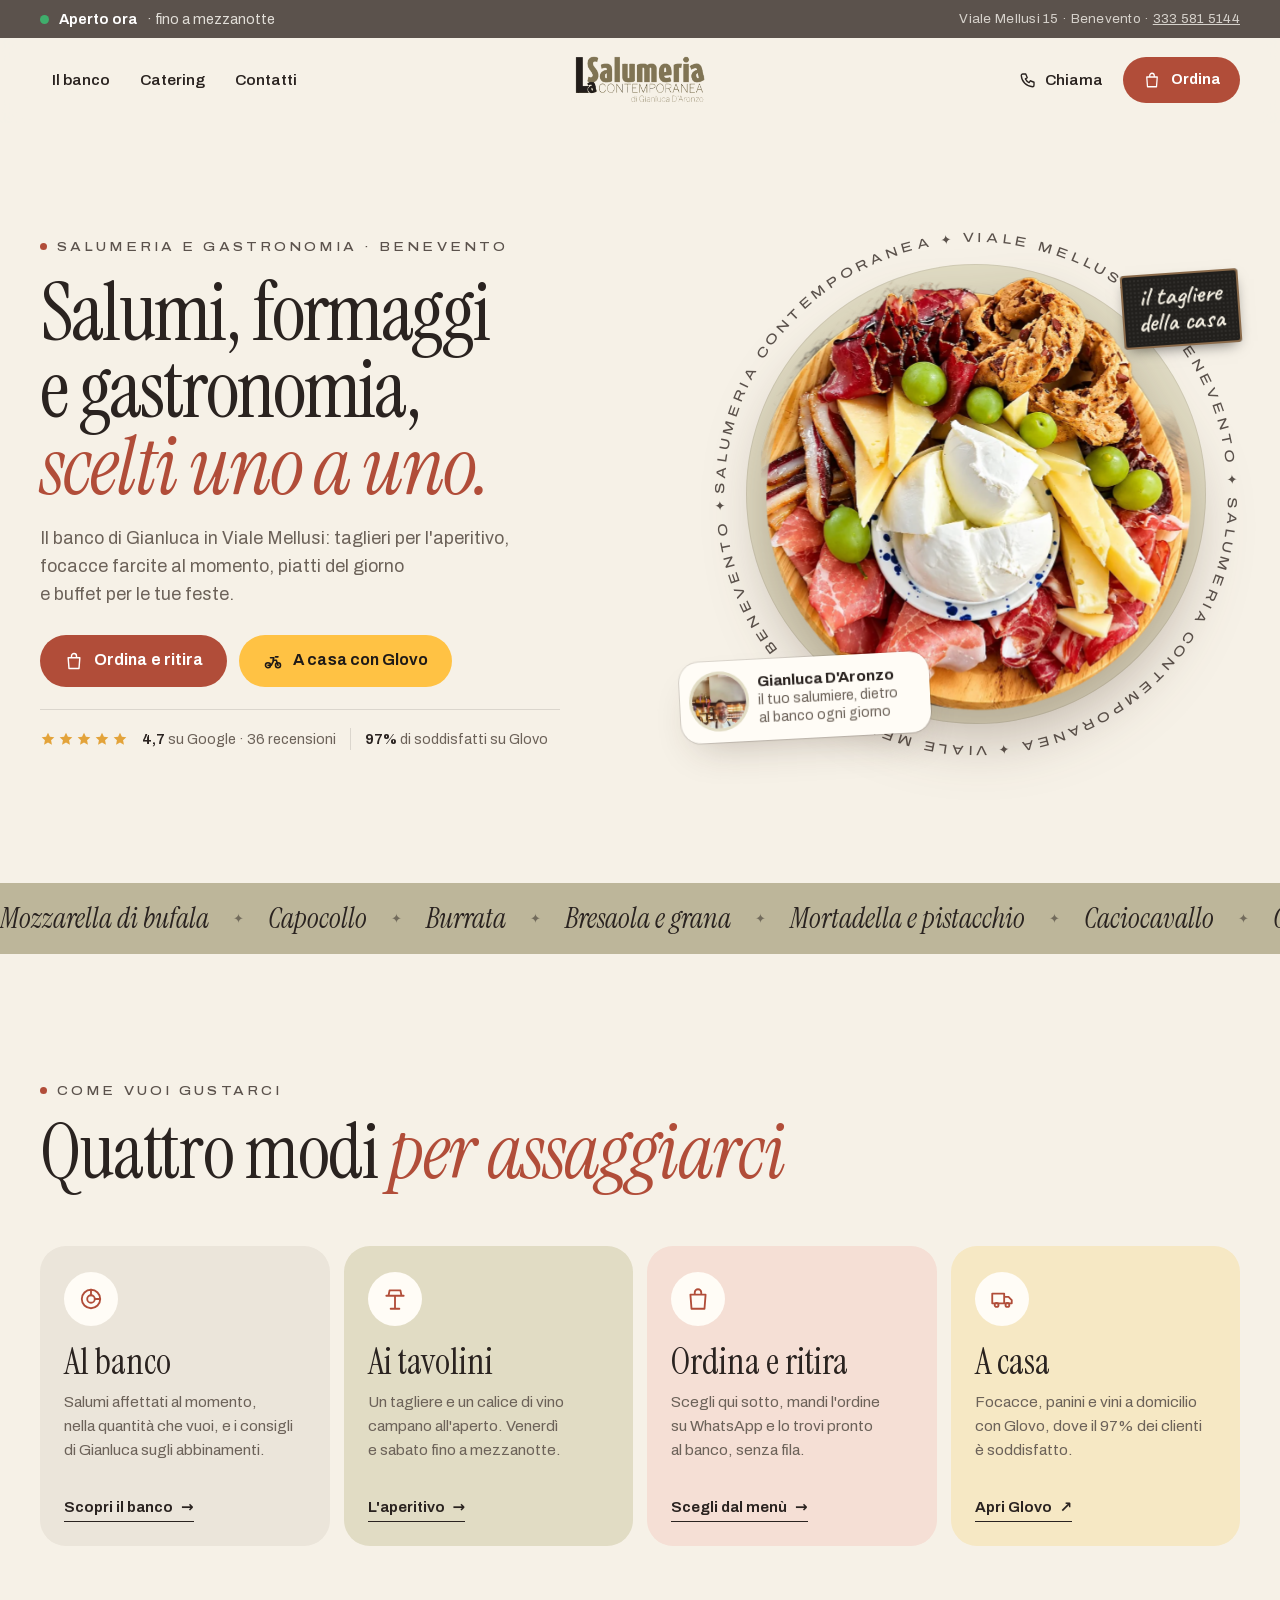
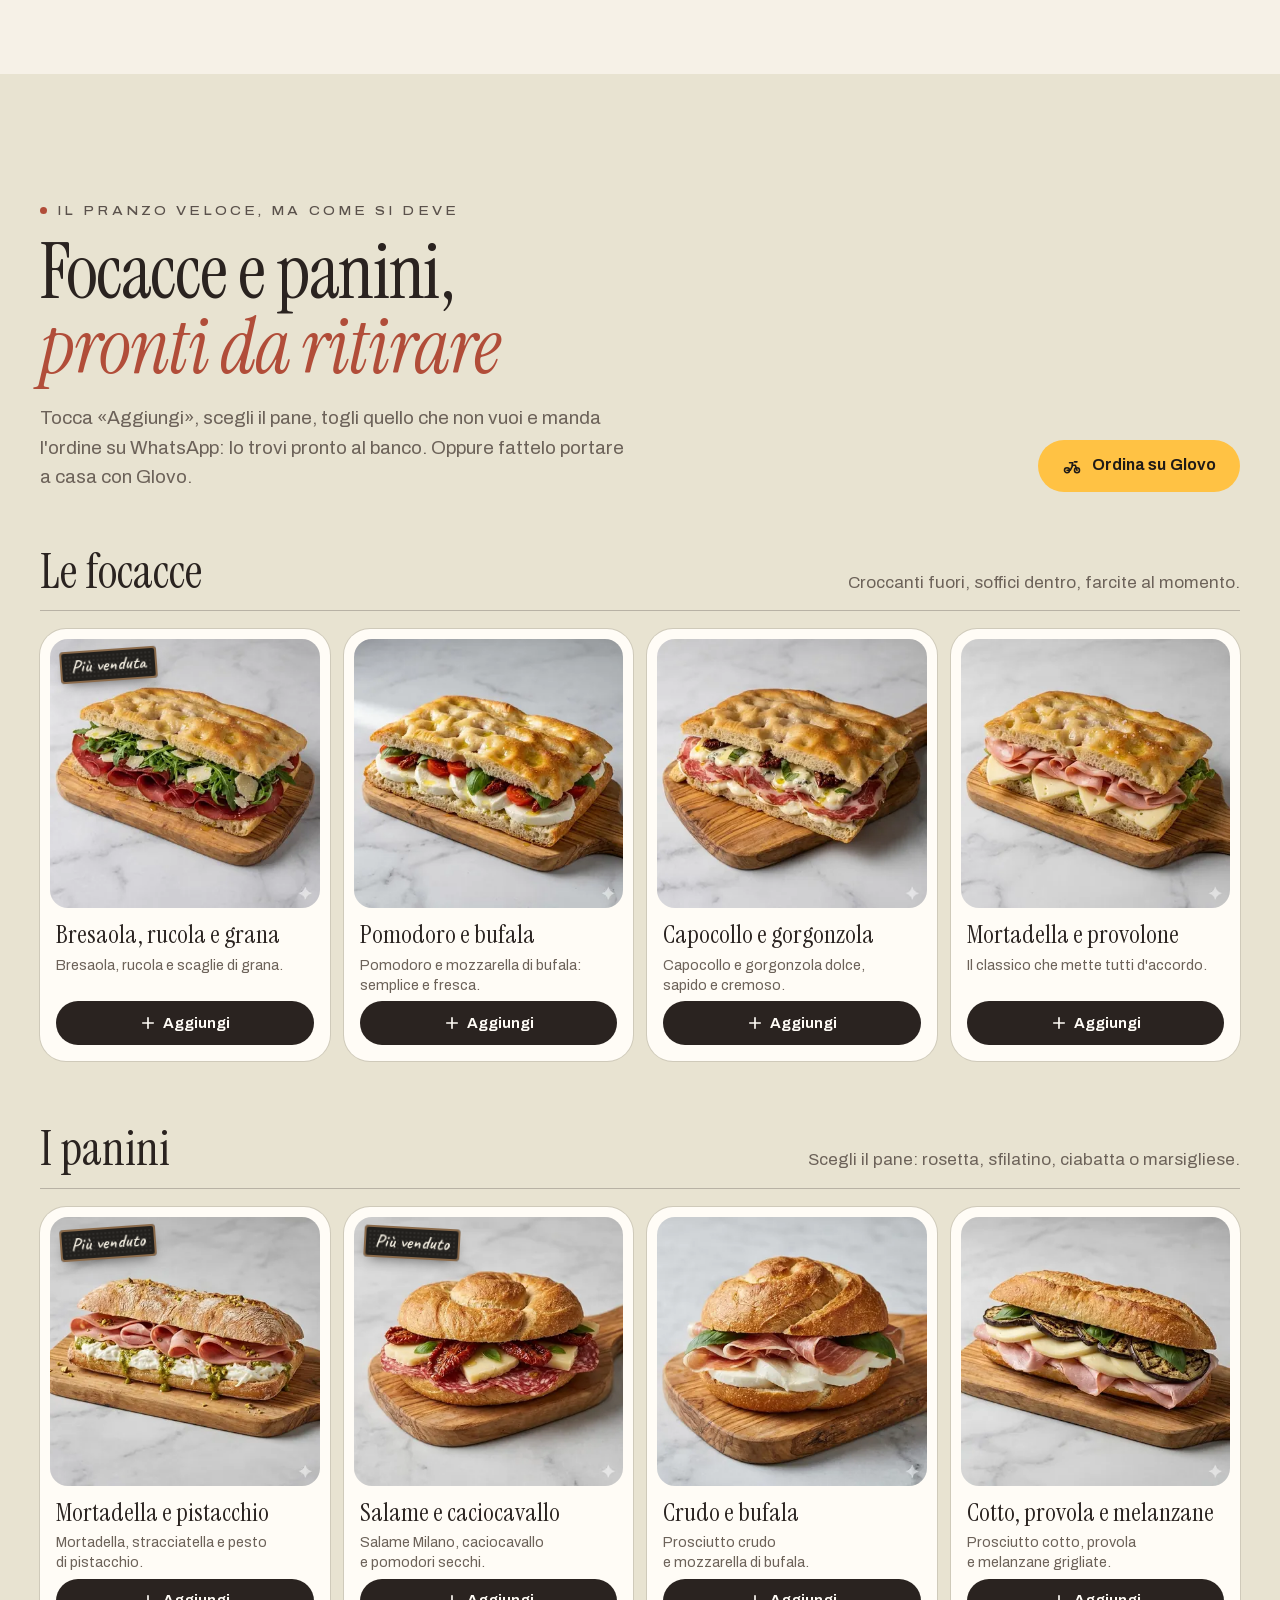
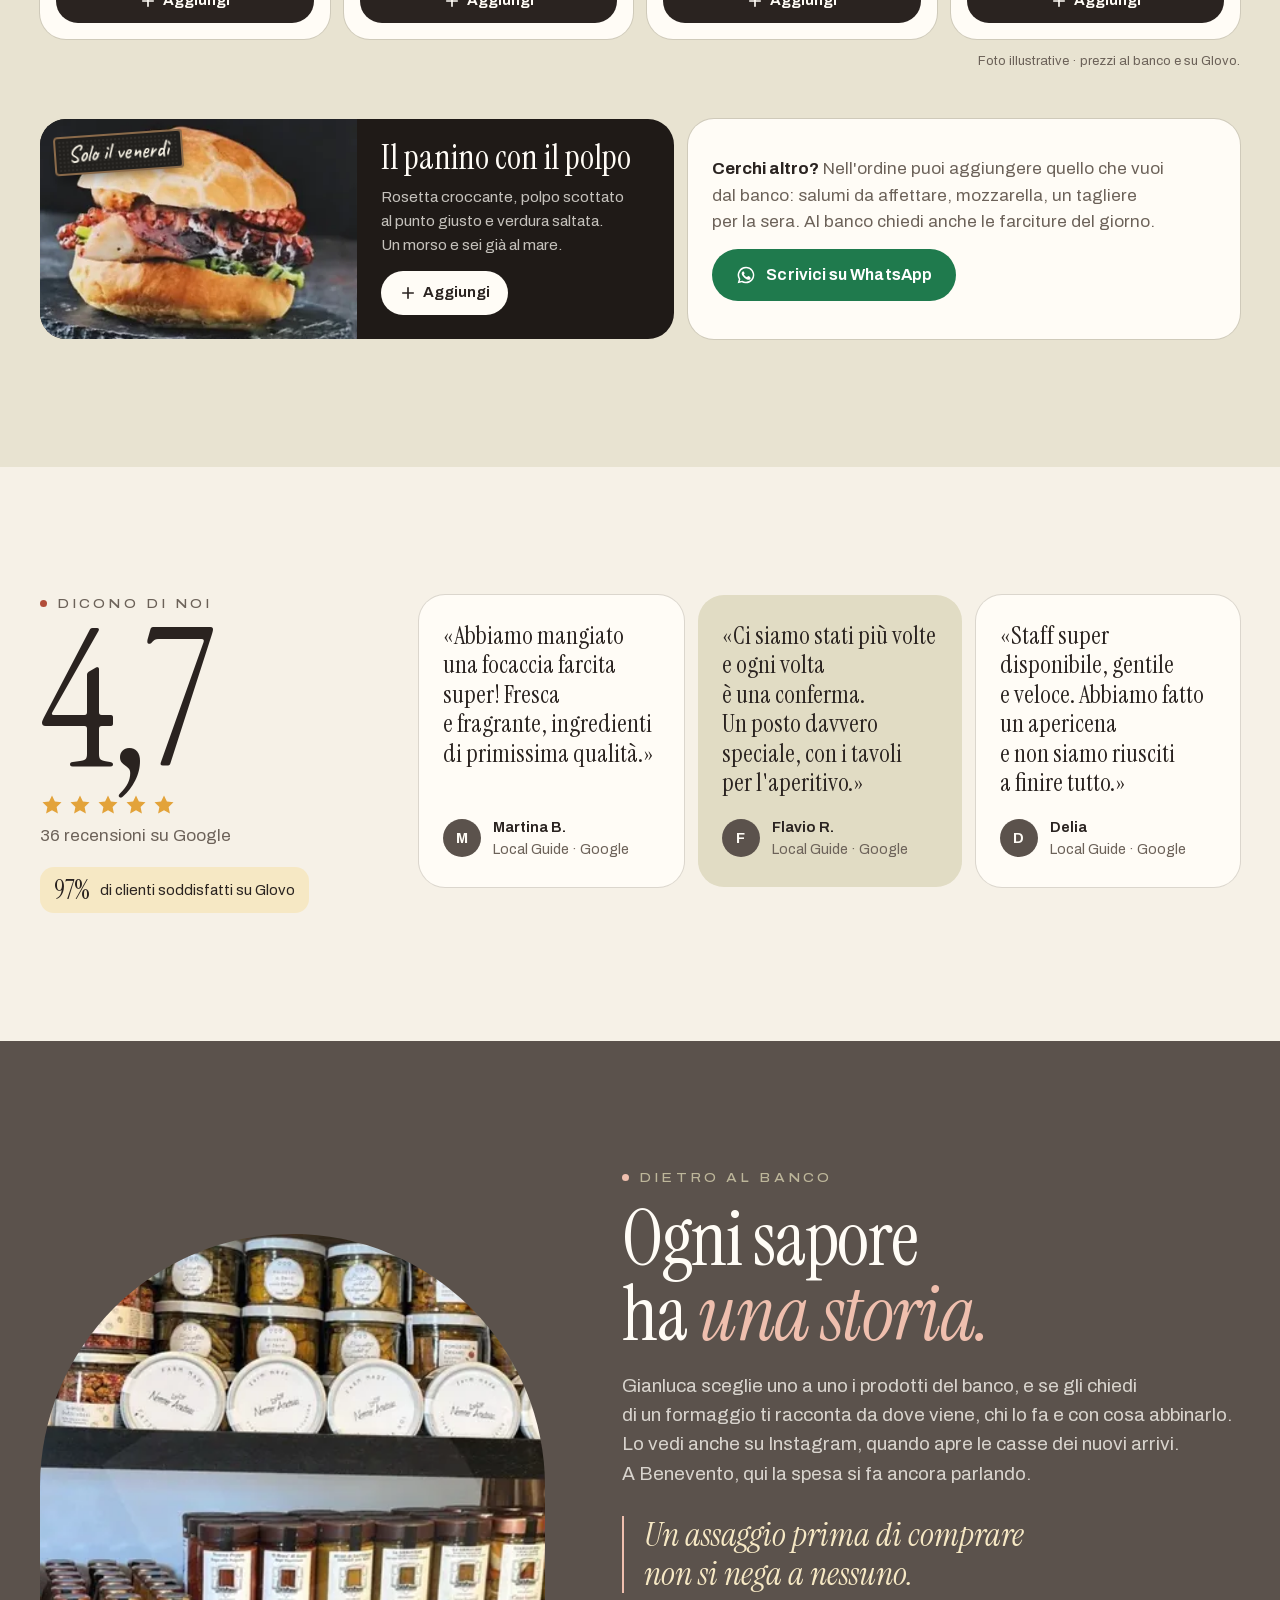
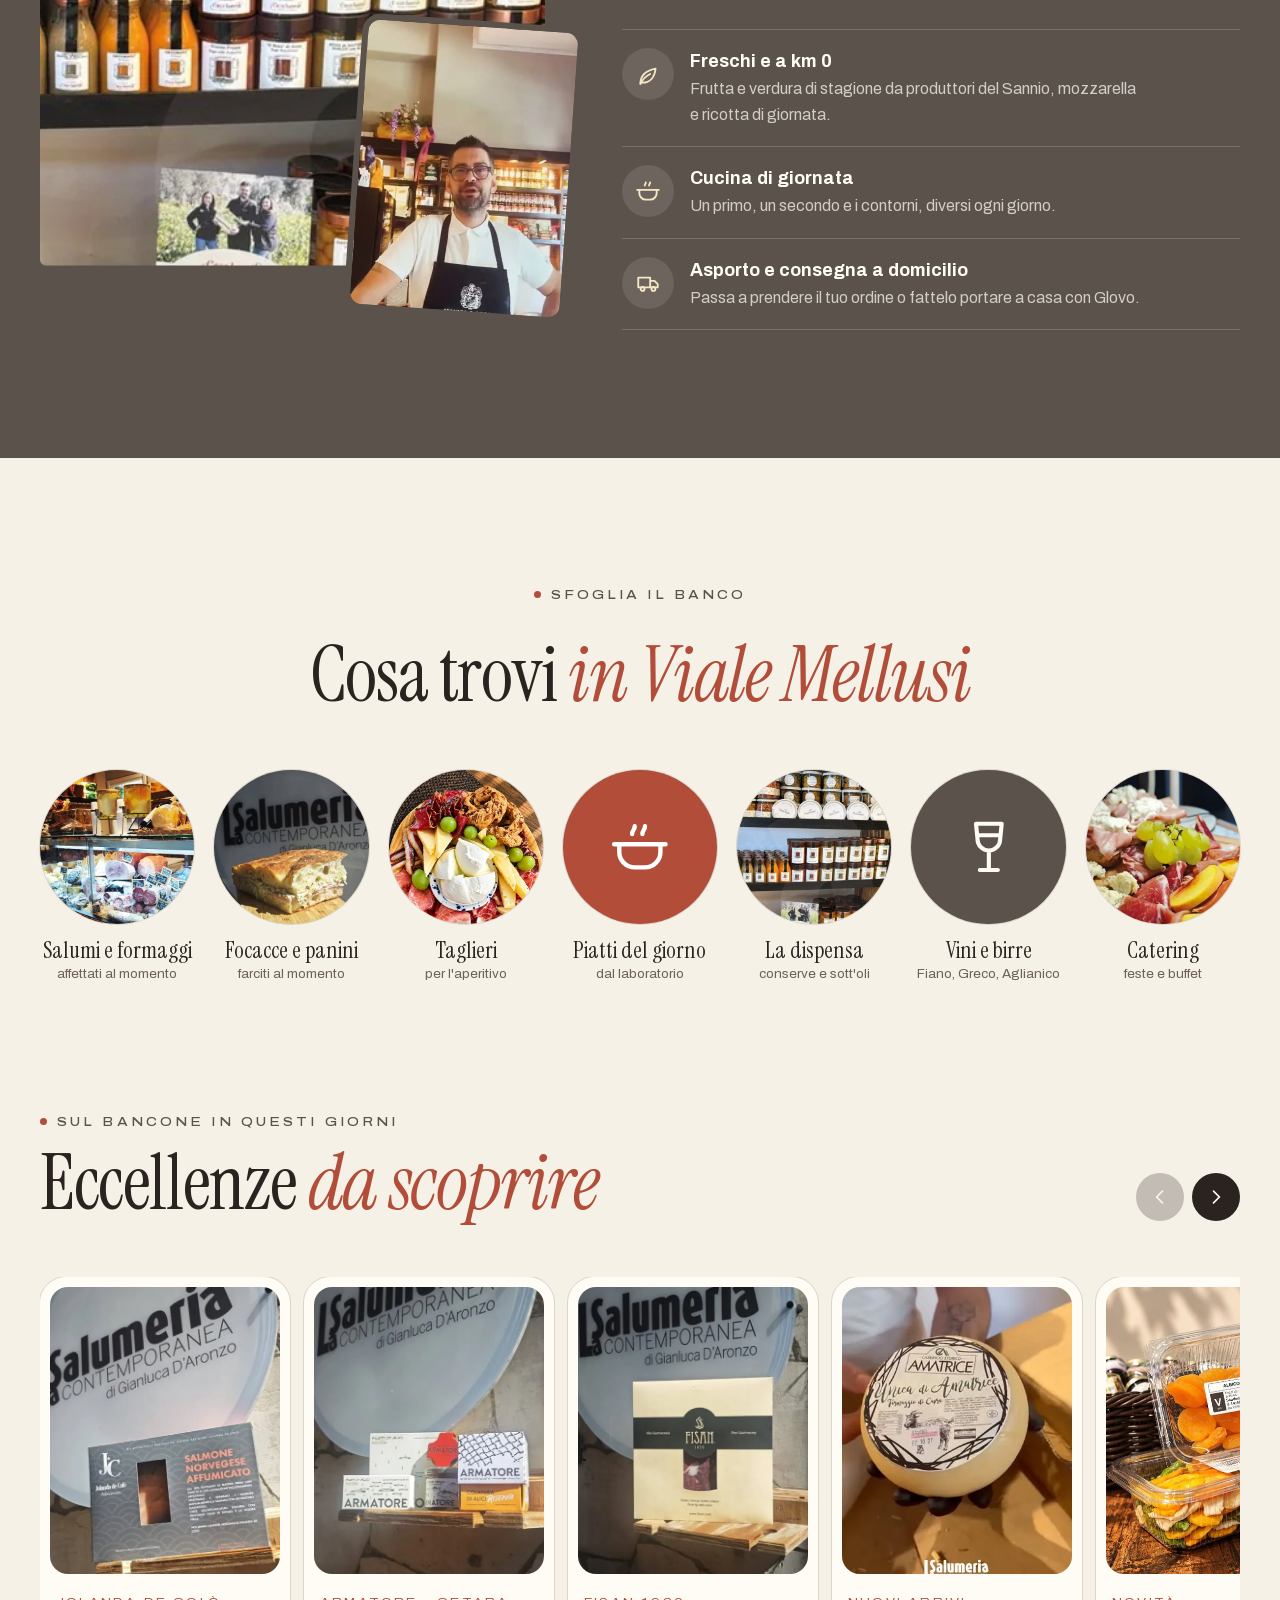
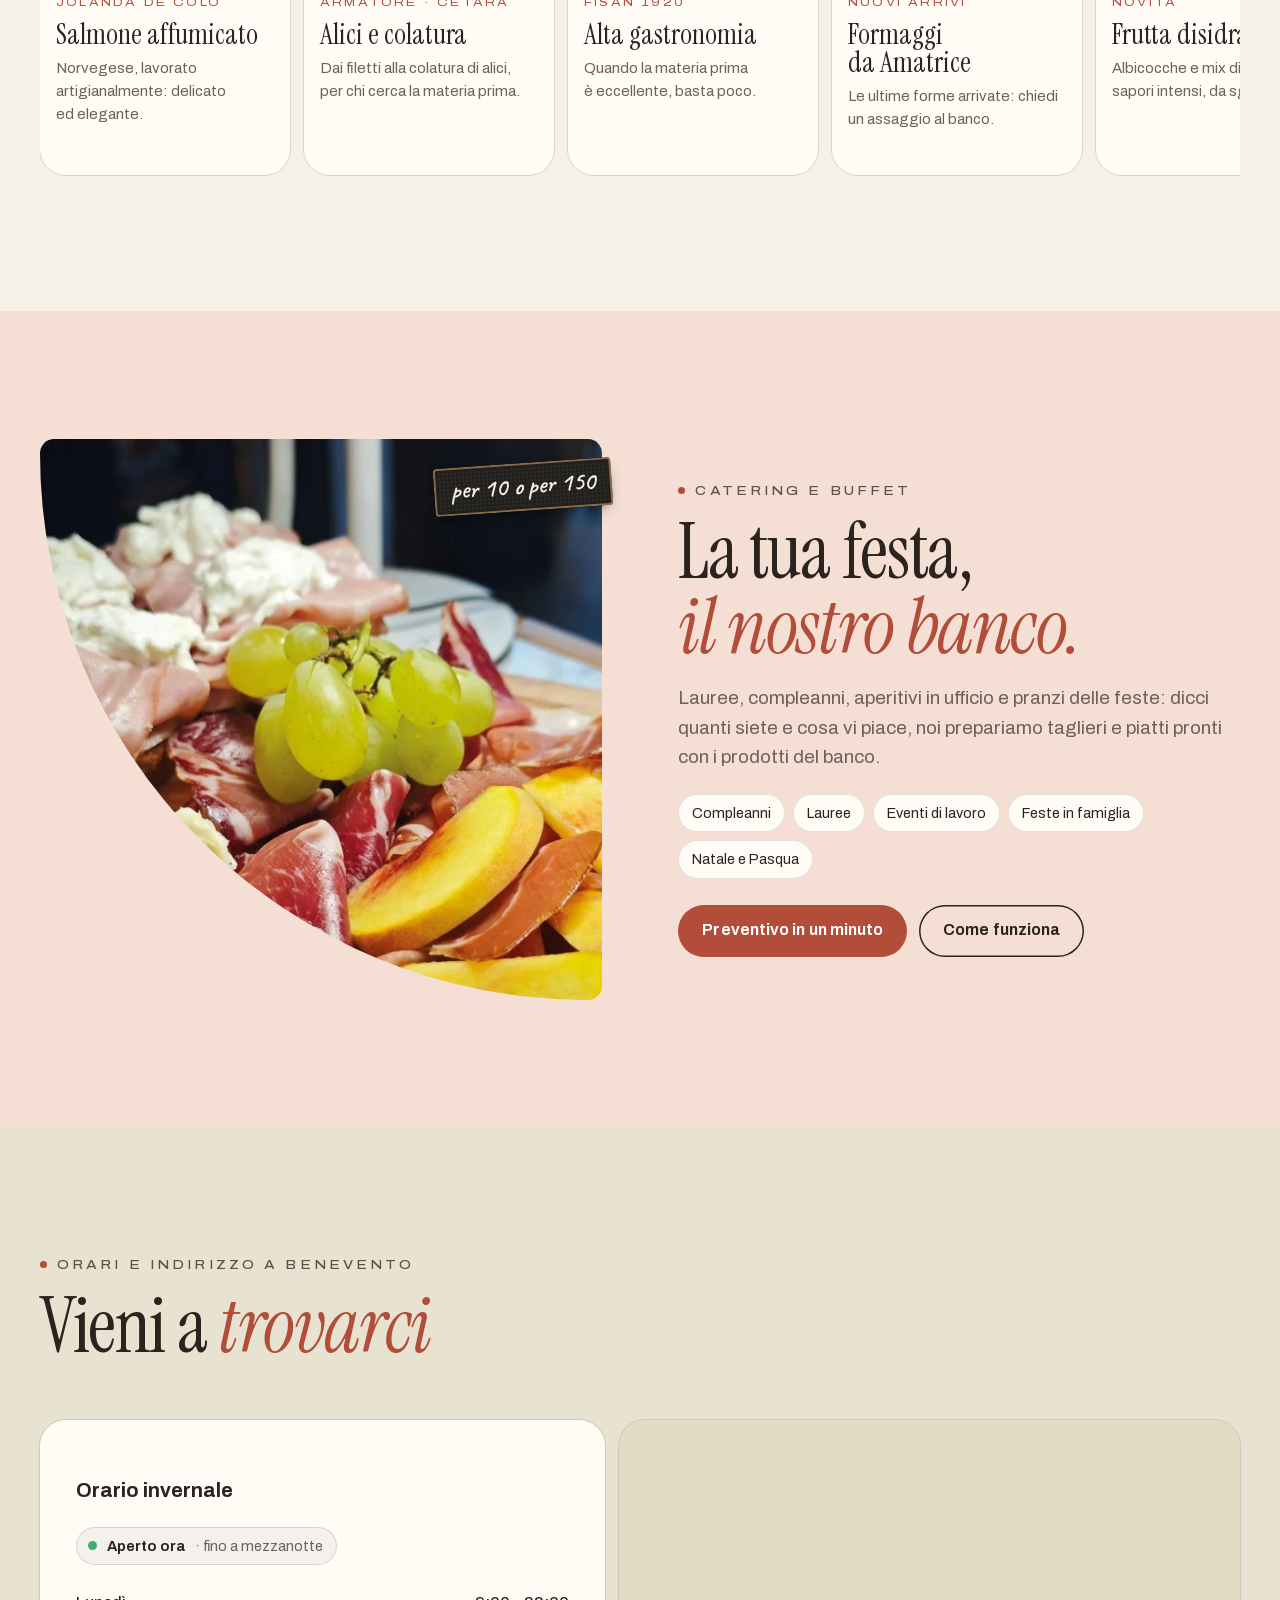
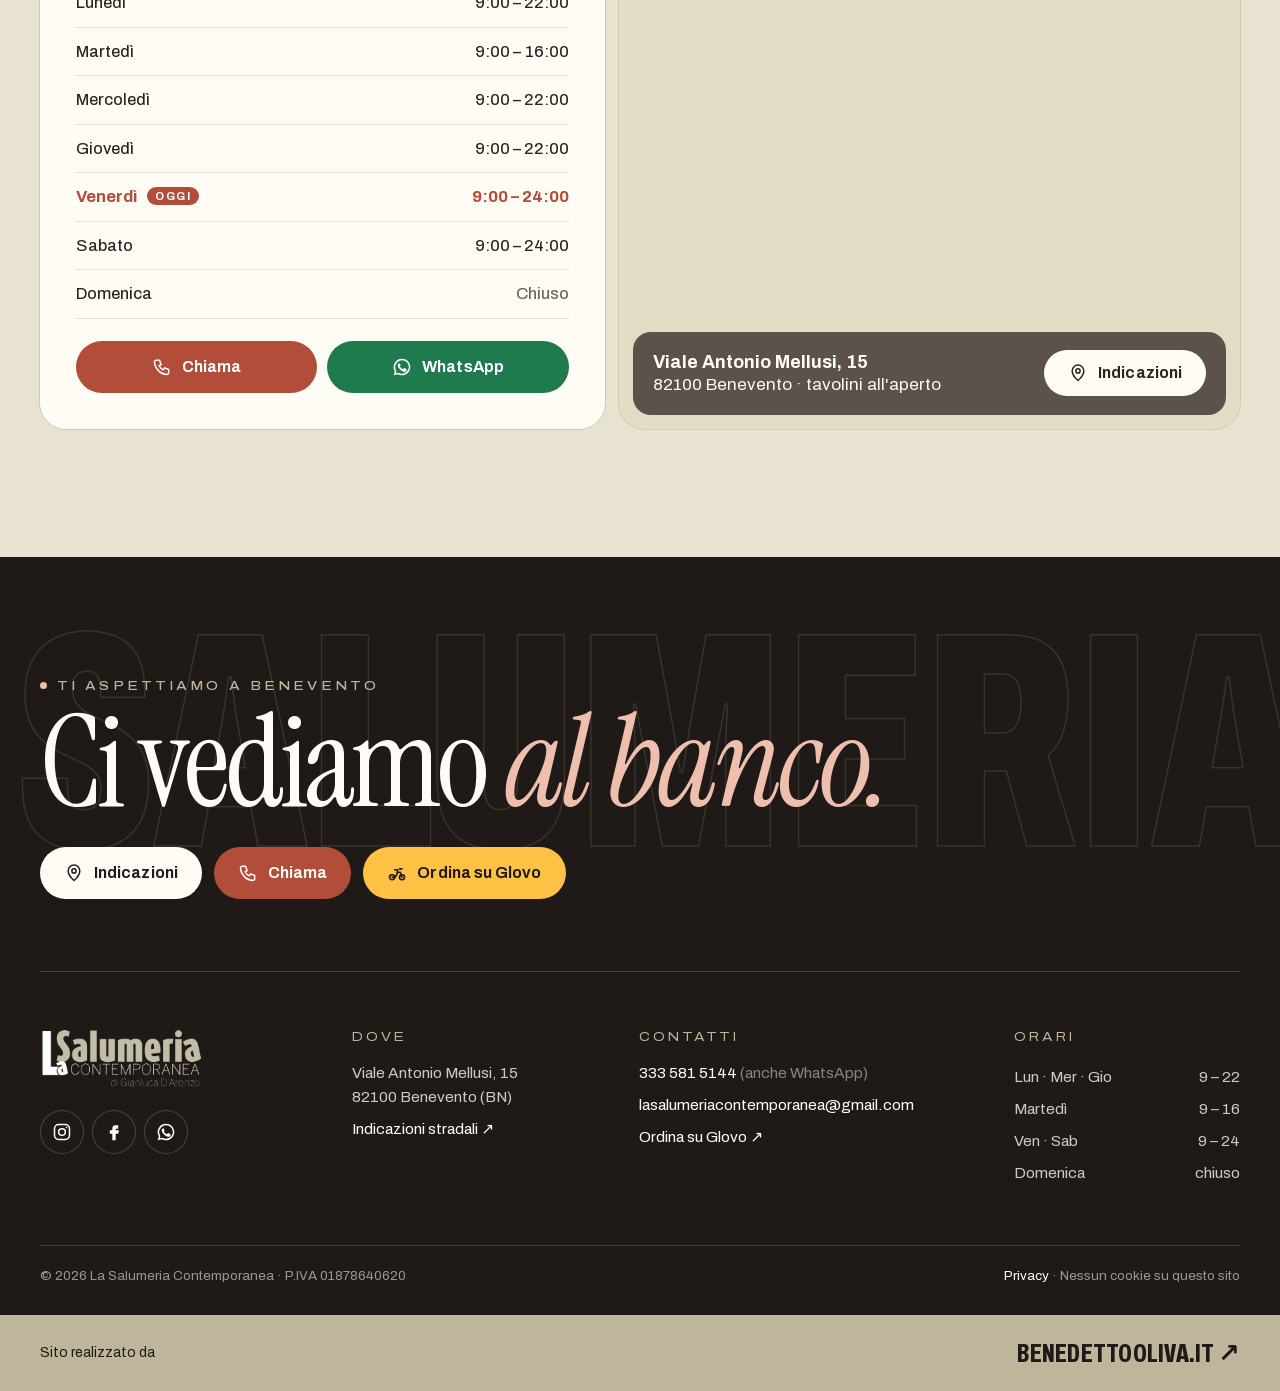
<file: index.html>
<!doctype html> <html lang="it" class="no-js"> <head> <meta charset="utf-8"> <meta name="viewport" content="width=device-width,initial-scale=1,viewport-fit=cover"> <title>La&nbsp;Salumeria Contemporanea · Salumi, formaggi e&nbsp;gastronomia a&nbsp;Benevento</title> <meta name="description" content="Salumeria e gastronomia in Viale Mellusi 15 a Benevento: salumi e formaggi selezionati, focacce farcite al momento, taglieri per l'aperitivo, catering e buffet. Ordina e ritira, o ricevi a casa con Glovo."> <meta name="robots" content="noindex, nofollow"> <meta name="theme-color" content="#5b524c"> <meta property="og:type" content="website"> <meta property="og:locale" content="it_IT"> <meta property="og:site_name" content="La Salumeria Contemporanea"> <meta property="og:title" content="La Salumeria Contemporanea · Salumi, formaggi e gastronomia a Benevento"> <meta property="og:description" content="Salumeria e gastronomia in Viale Mellusi 15 a Benevento: salumi e formaggi selezionati, focacce farcite al momento, taglieri per l'aperitivo, catering e buffet. Ordina e ritira, o ricevi a casa con Glovo."> <meta property="og:image" content="assets/tagliere-900.webp"> <link rel="icon" href="favicon.png" type="image/png"> <link rel="apple-touch-icon" href="apple-touch-icon.png"> <link rel="preload" href="assets/archivo.woff2" as="font" type="font/woff2" crossorigin> <link rel="preload" href="assets/instrument-regular.woff2" as="font" type="font/woff2" crossorigin> <link rel="preload" href="assets/instrument-italic.woff2" as="font" type="font/woff2" crossorigin> <link rel="preload" as="image" href="assets/tagliere-tondo-1000.webp" imagesrcset="assets/tagliere-tondo-560.webp 560w, assets/tagliere-tondo-1000.webp 1000w" imagesizes="(max-width: 900px) 92vw, 620px"> <link rel="stylesheet" href="styles.css?v=3"> <script>var d=document.documentElement;d.className="js";try{sessionStorage.getItem("lsc-intro")&&!/[?&]intro=1/.test(location.search)||matchMedia("(prefers-reduced-motion: reduce)").matches||(d.className="js intro")}catch(e){}</script> <script type="application/ld+json"> {
    "@context": "https://schema.org",
    "@type": "FoodEstablishment",
    "name": "La Salumeria Contemporanea",
    "alternateName": "La Salumeria Contemporanea di Gianluca D'Aronzo",
    "description": "Salumeria e gastronomia a Benevento: salumi e formaggi selezionati, focacce farcite, taglieri per l'aperitivo, piatti del giorno, catering e buffet.",
    "image": "assets/tagliere-900.webp",
    "telephone": "+39 333 581 5144",
    "email": "lasalumeriacontemporanea@gmail.com",
    "address": { "@type": "PostalAddress", "streetAddress": "Viale Antonio Mellusi, 15", "postalCode": "82100", "addressLocality": "Benevento", "addressRegion": "BN", "addressCountry": "IT" },
    "geo": { "@type": "GeoCoordinates", "latitude": 41.128835, "longitude": 14.7864963 },
    "hasMap": "https://www.google.com/maps?cid=1117693368037025932",
    "servesCuisine": ["Salumi e formaggi", "Gastronomia", "Focacce e panini"],
    "priceRange": "€€",
    "openingHoursSpecification": [
      { "@type": "OpeningHoursSpecification", "dayOfWeek": ["Monday", "Wednesday", "Thursday"], "opens": "09:00", "closes": "22:00" },
      { "@type": "OpeningHoursSpecification", "dayOfWeek": "Tuesday", "opens": "09:00", "closes": "16:00" },
      { "@type": "OpeningHoursSpecification", "dayOfWeek": ["Friday", "Saturday"], "opens": "09:00", "closes": "23:59" }
    ],
    "sameAs": ["https://www.instagram.com/la_salumeria_contemporanea/", "https://www.facebook.com/p/La-Salumeria-Contemporanea-61577723782748/", "https://glovoapp.com/it/it/benevento/stores/la-salumeria-contemporanea-bvt"],
    "vatID": "IT01878640620"
  } </script> </head> <body> <div class="intro-velo" aria-hidden="true"> <div class="fette"><i style="--n:0"></i><i style="--n:1"></i><i style="--n:2"></i><i style="--n:3"></i><i style="--n:4"></i><i style="--n:5"></i><i style="--n:6"></i></div> <div class="scena"> <div class="lama"><img src="assets/tagliere-tondo-560.webp" width="560" height="564" alt=""></div> <p class="marchio"><span class="stretto">Salumeria</span><span class="largo">Contemporanea</span></p> </div> </div> <a class="salta" href="#contenuto">Vai al&nbsp;contenuto</a> <div class="annuncio"> <div class="contenitore annuncio-riga"> <p class="stato" data-stato>Viale Mellusi 15,&nbsp;Benevento</p> <p class="annuncio-dx">Viale Mellusi 15 · Benevento · <a href="tel:+393335815144">333 581&nbsp;5144</a></p> </div> </div> <header class="testata"> <div class="contenitore testata-riga"> <nav aria-label="Principale"><ul class="menu"><li><a href="banco.html">Il&nbsp;banco</a></li><li><a href="catering.html">Catering</a></li><li><a href="contatti.html">Contatti</a></li></ul></nav> <a class="logo" href="index.html" aria-label="La Salumeria Contemporanea, torna alla home"><img src="assets/logo-scuro.webp" width="464" height="176" alt="La Salumeria Contemporanea di Gianluca D'Aronzo"></a> <div class="testata-azioni"> <a class="testata-tel" href="tel:+393335815144"><svg viewBox="0 0 24 24" fill="none" stroke="currentColor" stroke-width="1.8" stroke-linecap="round" stroke-linejoin="round" aria-hidden="true"><path d="M5 4h4l2 5-2.5 1.5a11 11 0 0 0 5 5L15 13l5 2v4a2 2 0 0 1-2 2A16 16 0 0 1 3 6a2 2 0 0 1 2-2"/></svg><span>Chiama</span></a> <a class="btn btn-prosciutto btn-ordina" href="#ordina" data-ordine-link><svg viewBox="0 0 24 24" fill="none" stroke="currentColor" stroke-width="1.7" stroke-linecap="round" stroke-linejoin="round" aria-hidden="true"><path d="M5 8h14l-1 13H6L5 8ZM9 8V6a3 3 0 0 1 6 0v2"/></svg><span>Ordina</span><b data-conta hidden>0</b></a> <button class="apri-menu" type="button" aria-expanded="false" aria-controls="tendina" aria-label="Apri il menù"><i></i></button> </div> </div> </header> <div class="tendina" id="tendina"> <a class="voce" href="index.html">Home<small>si&nbsp;comincia</small></a><a class="voce" href="banco.html">Il&nbsp;banco<small>salumi, formaggi,&nbsp;cantina</small></a><a class="voce" href="catering.html">Catering<small>feste e&nbsp;buffet</small></a><a class="voce" href="contatti.html">Contatti<small>orari&nbsp;e&nbsp;dove</small></a> <div class="azioni"> <a class="btn btn-prosciutto" href="tel:+393335815144"><svg viewBox="0 0 24 24" fill="none" stroke="currentColor" stroke-width="1.8" stroke-linecap="round" stroke-linejoin="round" aria-hidden="true"><path d="M5 4h4l2 5-2.5 1.5a11 11 0 0 0 5 5L15 13l5 2v4a2 2 0 0 1-2 2A16 16 0 0 1 3 6a2 2 0 0 1 2-2"/></svg>Chiama 333 581 5144</a> <a class="btn btn-whatsapp" href="https://wa.me/393335815144" target="_blank" rel="noopener"><svg viewBox="0 0 24 24" fill="currentColor" aria-hidden="true"><path d="M12 2a10 10 0 0 0-8.6 15.1L2 22l5-1.3A10 10 0 1 0 12 2Zm0 18.2a8.2 8.2 0 0 1-4.2-1.2l-.3-.2-3 .8.8-2.9-.2-.3A8.2 8.2 0 1 1 12 20.2Zm4.5-6.1c-.2-.1-1.5-.7-1.7-.8-.2-.1-.4-.1-.6.1l-.8 1c-.1.2-.3.2-.5.1a6.7 6.7 0 0 1-3.3-2.9c-.3-.4.2-.4.7-1.3.1-.2 0-.3 0-.4l-.8-1.8c-.2-.5-.4-.4-.6-.4h-.5a1 1 0 0 0-.7.3 3 3 0 0 0-.9 2.2 5.2 5.2 0 0 0 1.1 2.8 11.9 11.9 0 0 0 4.6 4c1.7.7 2.3.8 3.2.7.5-.1 1.5-.6 1.7-1.2.2-.6.2-1.1.2-1.2-.1-.1-.2-.2-.5-.3Z"/></svg>Scrivici su&nbsp;WhatsApp</a> </div> </div> <main id="contenuto"> <section class="hero" aria-labelledby="titolo-hero"> <div class="contenitore hero-griglia"> <div class="hero-testa"> <p class="occhiello" data-entra style="--i:0">Salumeria e&nbsp;gastronomia ·&nbsp;Benevento</p> <h1 id="titolo-hero" data-entra style="--i:1">Salumi, formaggi e&nbsp;gastronomia, <em>scelti uno&nbsp;a&nbsp;uno.</em></h1> <p class="hero-testo" data-entra style="--i:2">Il&nbsp;banco di&nbsp;Gianluca in&nbsp;Viale Mellusi: taglieri per&nbsp;l'aperitivo, focacce farcite al&nbsp;momento, piatti del&nbsp;giorno e&nbsp;buffet per&nbsp;le&nbsp;tue&nbsp;feste.</p> <div class="hero-azioni" data-entra style="--i:3"> <a class="btn btn-prosciutto" href="#ordina"><svg viewBox="0 0 24 24" fill="none" stroke="currentColor" stroke-width="1.7" stroke-linecap="round" stroke-linejoin="round" aria-hidden="true"><path d="M5 8h14l-1 13H6L5 8ZM9 8V6a3 3 0 0 1 6 0v2"/></svg>Ordina e&nbsp;ritira</a> <a class="btn btn-glovo" href="https://glovoapp.com/it/it/benevento/stores/la-salumeria-contemporanea-bvt" target="_blank" rel="noopener"><svg viewBox="0 0 24 24" fill="none" stroke="currentColor" stroke-width="1.9" stroke-linecap="round" stroke-linejoin="round" aria-hidden="true"><circle cx="6" cy="17" r="3"/><circle cx="18" cy="17" r="3"/><path d="M6 17h4l3-6h3l2 6M9 8h4l-1 3M15 7h3"/></svg>A&nbsp;casa con&nbsp;Glovo</a> </div> <a class="hero-prova" href="#recensioni" data-entra style="--i:4"> <span class="stelline" aria-hidden="true"><svg viewBox="0 0 24 24" fill="currentColor" aria-hidden="true"><path d="m12 2.5 2.9 6 6.6.8-4.9 4.6 1.3 6.6L12 17.3l-5.9 3.2 1.3-6.6L2.5 9.3l6.6-.8Z"/></svg><svg viewBox="0 0 24 24" fill="currentColor" aria-hidden="true"><path d="m12 2.5 2.9 6 6.6.8-4.9 4.6 1.3 6.6L12 17.3l-5.9 3.2 1.3-6.6L2.5 9.3l6.6-.8Z"/></svg><svg viewBox="0 0 24 24" fill="currentColor" aria-hidden="true"><path d="m12 2.5 2.9 6 6.6.8-4.9 4.6 1.3 6.6L12 17.3l-5.9 3.2 1.3-6.6L2.5 9.3l6.6-.8Z"/></svg><svg viewBox="0 0 24 24" fill="currentColor" aria-hidden="true"><path d="m12 2.5 2.9 6 6.6.8-4.9 4.6 1.3 6.6L12 17.3l-5.9 3.2 1.3-6.6L2.5 9.3l6.6-.8Z"/></svg><svg viewBox="0 0 24 24" fill="currentColor" aria-hidden="true"><path d="m12 2.5 2.9 6 6.6.8-4.9 4.6 1.3 6.6L12 17.3l-5.9 3.2 1.3-6.6L2.5 9.3l6.6-.8Z"/></svg></span> <span><b>4,7</b> su&nbsp;Google · 36 recensioni</span> <span class="hero-prova-glovo"><b>97%</b> di&nbsp;soddisfatti su&nbsp;Glovo</span> </a> </div> <div class="hero-scena"> <div class="piatto"> <div class="piatto-giro" aria-hidden="true"> <svg viewBox="0 0 600 600"> <defs><path id="cerchio" d="M300,300 m-286,0 a286,286 0 1,1 572,0 a286,286 0 1,1 -572,0"/></defs> <text><textPath href="#cerchio" textLength="1794" lengthAdjust="spacing">Salumeria Contemporanea ✦ Viale Mellusi 15 ✦ Benevento ✦ Salumeria Contemporanea ✦ Viale Mellusi 15 ✦ Benevento ✦</textPath></text> </svg> </div> <div class="piatto-fondo" aria-hidden="true"></div> <div class="piatto-img"> <img src="assets/tagliere-tondo-1000.webp" srcset="assets/tagliere-tondo-560.webp 560w, assets/tagliere-tondo-1000.webp 1000w" sizes="(max-width: 900px) 88vw, 560px" width="1000" height="1007" alt="Tagliere rotondo con burrata, prosciutto crudo, capocollo, formaggi stagionati, uva e taralli"> </div> <span class="cartellino piatto-cartellino" aria-hidden="true">il&nbsp;tagliere<br>della&nbsp;casa</span> </div> <div class="biglietto biglietto-persona" data-entra style="--i:5"> <img src="assets/gianluca-480.webp" width="361" height="520" alt=""> <p><b>Gianluca D'Aronzo</b>il&nbsp;tuo salumiere, dietro al&nbsp;banco ogni&nbsp;giorno</p> </div> </div> </div> </section> <div class="nastro" aria-hidden="true"> <div class="nastro-traccia"> <ul><li>Mozzarella di&nbsp;bufala</li><li>Capocollo</li><li>Burrata</li><li>Bresaola&nbsp;e&nbsp;grana</li><li>Mortadella e&nbsp;pistacchio</li><li>Caciocavallo</li><li>Colatura di&nbsp;alici</li><li>Salmone&nbsp;affumicato</li><li>Taralli</li><li>Fiano di&nbsp;Avellino</li><li>Aglianico</li><li>Focacce&nbsp;farcite</li></ul> <ul><li>Mozzarella di&nbsp;bufala</li><li>Capocollo</li><li>Burrata</li><li>Bresaola&nbsp;e&nbsp;grana</li><li>Mortadella e&nbsp;pistacchio</li><li>Caciocavallo</li><li>Colatura di&nbsp;alici</li><li>Salmone&nbsp;affumicato</li><li>Taralli</li><li>Fiano di&nbsp;Avellino</li><li>Aglianico</li><li>Focacce&nbsp;farcite</li></ul> </div> </div> <section class="sezione" aria-labelledby="titolo-modi"> <div class="contenitore"> <div class="testa-sezione" data-comparsa> <div> <p class="occhiello">Come vuoi&nbsp;gustarci</p> <h2 class="titolo" id="titolo-modi">Quattro modi <em>per&nbsp;assaggiarci</em></h2> </div> </div> <div class="modi"> <a class="modo t-pietra" href="banco.html" data-comparsa> <span class="modo-ico"><svg viewBox="0 0 24 24" fill="none" stroke="currentColor" stroke-width="1.7" stroke-linecap="round" stroke-linejoin="round" aria-hidden="true"><circle cx="12" cy="12" r="8.5"/><circle cx="12" cy="12" r="3.5"/><path d="M12 3.5v5M20.5 12h-5"/></svg></span> <h3>Al&nbsp;banco</h3> <p>Salumi affettati al&nbsp;momento, nella&nbsp;quantità che vuoi, e&nbsp;i&nbsp;consigli di&nbsp;Gianluca sugli&nbsp;abbinamenti.</p> <span class="link-freccia">Scopri il&nbsp;banco <span>→</span></span> </a> <a class="modo t-salvia" href="banco.html#aperitivo" data-comparsa style="--ritardo:.06s"> <span class="modo-ico"><svg viewBox="0 0 24 24" fill="none" stroke="currentColor" stroke-width="1.7" stroke-linecap="round" stroke-linejoin="round" aria-hidden="true"><path d="M4 9h16M12 9v12M8 21h8M6 9l1-5h10l1 5"/></svg></span> <h3>Ai&nbsp;tavolini</h3> <p>Un&nbsp;tagliere e&nbsp;un&nbsp;calice di&nbsp;vino campano all'aperto. Venerdì e&nbsp;sabato fino a&nbsp;mezzanotte.</p> <span class="link-freccia">L'aperitivo <span>→</span></span> </a> <a class="modo t-rosa" href="#ordina" data-comparsa style="--ritardo:.12s"> <span class="modo-ico"><svg viewBox="0 0 24 24" fill="none" stroke="currentColor" stroke-width="1.7" stroke-linecap="round" stroke-linejoin="round" aria-hidden="true"><path d="M5 8h14l-1 13H6L5 8ZM9 8V6a3 3 0 0 1 6 0v2"/></svg></span> <h3>Ordina e&nbsp;ritira</h3> <p>Scegli qui sotto, mandi l'ordine su&nbsp;WhatsApp e&nbsp;lo&nbsp;trovi pronto al&nbsp;banco, senza&nbsp;fila.</p> <span class="link-freccia">Scegli dal&nbsp;menù <span>→</span></span> </a> <a class="modo t-burro" href="https://glovoapp.com/it/it/benevento/stores/la-salumeria-contemporanea-bvt" target="_blank" rel="noopener" data-comparsa style="--ritardo:.18s"> <span class="modo-ico"><svg viewBox="0 0 24 24" fill="none" stroke="currentColor" stroke-width="1.7" stroke-linecap="round" stroke-linejoin="round" aria-hidden="true"><path d="M3 7h11v9H3zM14 10h4l3 3v3h-7"/><circle cx="7" cy="17.5" r="1.8"/><circle cx="17" cy="17.5" r="1.8"/></svg></span> <h3>A&nbsp;casa</h3> <p>Focacce, panini e&nbsp;vini a&nbsp;domicilio con&nbsp;Glovo, dove il&nbsp;97% dei&nbsp;clienti è&nbsp;soddisfatto.</p> <span class="link-freccia">Apri Glovo <span>↗</span></span> </a> </div> </div> </section> <section class="sezione salvia" id="ordina" aria-labelledby="titolo-focacce"> <div class="contenitore"> <div class="testa-sezione"> <div data-comparsa> <p class="occhiello">Il&nbsp;pranzo veloce, ma come&nbsp;si&nbsp;deve</p> <h2 class="titolo" id="titolo-focacce">Focacce e&nbsp;panini, <em>pronti da&nbsp;ritirare</em></h2> <p class="intro-testo">Tocca «Aggiungi», scegli il&nbsp;pane, togli quello che non&nbsp;vuoi e&nbsp;manda l'ordine su&nbsp;WhatsApp: lo&nbsp;trovi pronto al&nbsp;banco. Oppure fattelo portare a&nbsp;casa con&nbsp;Glovo.</p> </div> <a class="btn btn-glovo" href="https://glovoapp.com/it/it/benevento/stores/la-salumeria-contemporanea-bvt" target="_blank" rel="noopener" data-comparsa><svg viewBox="0 0 24 24" fill="none" stroke="currentColor" stroke-width="1.9" stroke-linecap="round" stroke-linejoin="round" aria-hidden="true"><circle cx="6" cy="17" r="3"/><circle cx="18" cy="17" r="3"/><path d="M6 17h4l3-6h3l2 6M9 8h4l-1 3M15 7h3"/></svg>Ordina su&nbsp;Glovo</a> </div> <div class="menu-gruppo"> <div class="menu-gruppo-testa" data-comparsa> <h3>Le&nbsp;focacce</h3> <p>Croccanti fuori, soffici dentro, farcite al&nbsp;momento.</p> </div> <div class="menu-griglia"> <article class="voce-menu" data-voce="fo-bresaola" data-comparsa style="--ritardo:0.00s"> <div class="foto"><span class="tag">Più venduta</span><span class="in-ordine" data-in-ordine hidden></span><img src="assets/fo-bresaola-400.webp" srcset="assets/fo-bresaola-400.webp 400w, assets/fo-bresaola-720.webp 720w" sizes="(max-width: 900px) 46vw, 280px" width="400" height="400" alt="" loading="lazy"></div> <div class="voce-testo"> <h4>Bresaola, rucola e&nbsp;grana</h4><p>Bresaola, rucola e&nbsp;scaglie di&nbsp;grana.</p> <button type="button" class="aggiungi" data-aggiungi aria-label="Aggiungi focaccia Bresaola, rucola e grana all'ordine"><svg viewBox="0 0 24 24" width="18" height="18" fill="none" stroke="currentColor" stroke-width="2.2" stroke-linecap="round" aria-hidden="true"><path d="M12 5v14M5 12h14"/></svg><span>Aggiungi</span></button> </div> </article> <article class="voce-menu" data-voce="fo-bufala" data-comparsa style="--ritardo:0.06s"> <div class="foto"><span class="in-ordine" data-in-ordine hidden></span><img src="assets/fo-bufala-400.webp" srcset="assets/fo-bufala-400.webp 400w, assets/fo-bufala-720.webp 720w" sizes="(max-width: 900px) 46vw, 280px" width="400" height="400" alt="" loading="lazy"></div> <div class="voce-testo"> <h4>Pomodoro e&nbsp;bufala</h4><p>Pomodoro e&nbsp;mozzarella di&nbsp;bufala: semplice e&nbsp;fresca.</p> <button type="button" class="aggiungi" data-aggiungi aria-label="Aggiungi focaccia Pomodoro e bufala all'ordine"><svg viewBox="0 0 24 24" width="18" height="18" fill="none" stroke="currentColor" stroke-width="2.2" stroke-linecap="round" aria-hidden="true"><path d="M12 5v14M5 12h14"/></svg><span>Aggiungi</span></button> </div> </article> <article class="voce-menu" data-voce="fo-capocollo" data-comparsa style="--ritardo:0.12s"> <div class="foto"><span class="in-ordine" data-in-ordine hidden></span><img src="assets/fo-capocollo-400.webp" srcset="assets/fo-capocollo-400.webp 400w, assets/fo-capocollo-720.webp 720w" sizes="(max-width: 900px) 46vw, 280px" width="400" height="400" alt="" loading="lazy"></div> <div class="voce-testo"> <h4>Capocollo e&nbsp;gorgonzola</h4><p>Capocollo e&nbsp;gorgonzola dolce, sapido e&nbsp;cremoso.</p> <button type="button" class="aggiungi" data-aggiungi aria-label="Aggiungi focaccia Capocollo e gorgonzola all'ordine"><svg viewBox="0 0 24 24" width="18" height="18" fill="none" stroke="currentColor" stroke-width="2.2" stroke-linecap="round" aria-hidden="true"><path d="M12 5v14M5 12h14"/></svg><span>Aggiungi</span></button> </div> </article> <article class="voce-menu" data-voce="fo-mortadella" data-comparsa style="--ritardo:0.18s"> <div class="foto"><span class="in-ordine" data-in-ordine hidden></span><img src="assets/fo-mortadella-400.webp" srcset="assets/fo-mortadella-400.webp 400w, assets/fo-mortadella-720.webp 720w" sizes="(max-width: 900px) 46vw, 280px" width="400" height="400" alt="" loading="lazy"></div> <div class="voce-testo"> <h4>Mortadella e&nbsp;provolone</h4><p>Il&nbsp;classico che mette tutti&nbsp;d'accordo.</p> <button type="button" class="aggiungi" data-aggiungi aria-label="Aggiungi focaccia Mortadella e provolone all'ordine"><svg viewBox="0 0 24 24" width="18" height="18" fill="none" stroke="currentColor" stroke-width="2.2" stroke-linecap="round" aria-hidden="true"><path d="M12 5v14M5 12h14"/></svg><span>Aggiungi</span></button> </div> </article> </div> </div> <div class="menu-gruppo"> <div class="menu-gruppo-testa" data-comparsa> <h3>I&nbsp;panini</h3> <p>Scegli il&nbsp;pane: rosetta, sfilatino, ciabatta o&nbsp;marsigliese.</p> </div> <div class="menu-griglia"> <article class="voce-menu" data-voce="pa-pistacchio" data-comparsa style="--ritardo:0.00s"> <div class="foto"><span class="tag">Più venduto</span><span class="in-ordine" data-in-ordine hidden></span><img src="assets/pa-pistacchio-400.webp" srcset="assets/pa-pistacchio-400.webp 400w, assets/pa-pistacchio-720.webp 720w" sizes="(max-width: 900px) 46vw, 280px" width="400" height="400" alt="" loading="lazy"></div> <div class="voce-testo"> <h4>Mortadella e&nbsp;pistacchio</h4><p>Mortadella, stracciatella e&nbsp;pesto di&nbsp;pistacchio.</p> <button type="button" class="aggiungi" data-aggiungi aria-label="Aggiungi panino Mortadella e pistacchio all'ordine"><svg viewBox="0 0 24 24" width="18" height="18" fill="none" stroke="currentColor" stroke-width="2.2" stroke-linecap="round" aria-hidden="true"><path d="M12 5v14M5 12h14"/></svg><span>Aggiungi</span></button> </div> </article> <article class="voce-menu" data-voce="pa-salame" data-comparsa style="--ritardo:0.06s"> <div class="foto"><span class="tag">Più venduto</span><span class="in-ordine" data-in-ordine hidden></span><img src="assets/pa-salame-400.webp" srcset="assets/pa-salame-400.webp 400w, assets/pa-salame-720.webp 720w" sizes="(max-width: 900px) 46vw, 280px" width="400" height="400" alt="" loading="lazy"></div> <div class="voce-testo"> <h4>Salame e&nbsp;caciocavallo</h4><p>Salame Milano, caciocavallo e&nbsp;pomodori&nbsp;secchi.</p> <button type="button" class="aggiungi" data-aggiungi aria-label="Aggiungi panino Salame e caciocavallo all'ordine"><svg viewBox="0 0 24 24" width="18" height="18" fill="none" stroke="currentColor" stroke-width="2.2" stroke-linecap="round" aria-hidden="true"><path d="M12 5v14M5 12h14"/></svg><span>Aggiungi</span></button> </div> </article> <article class="voce-menu" data-voce="pa-crudo" data-comparsa style="--ritardo:0.12s"> <div class="foto"><span class="in-ordine" data-in-ordine hidden></span><img src="assets/pa-crudo-400.webp" srcset="assets/pa-crudo-400.webp 400w, assets/pa-crudo-720.webp 720w" sizes="(max-width: 900px) 46vw, 280px" width="400" height="400" alt="" loading="lazy"></div> <div class="voce-testo"> <h4>Crudo e&nbsp;bufala</h4><p>Prosciutto crudo e&nbsp;mozzarella di&nbsp;bufala.</p> <button type="button" class="aggiungi" data-aggiungi aria-label="Aggiungi panino Crudo e bufala all'ordine"><svg viewBox="0 0 24 24" width="18" height="18" fill="none" stroke="currentColor" stroke-width="2.2" stroke-linecap="round" aria-hidden="true"><path d="M12 5v14M5 12h14"/></svg><span>Aggiungi</span></button> </div> </article> <article class="voce-menu" data-voce="pa-cotto" data-comparsa style="--ritardo:0.18s"> <div class="foto"><span class="in-ordine" data-in-ordine hidden></span><img src="assets/pa-cotto-400.webp" srcset="assets/pa-cotto-400.webp 400w, assets/pa-cotto-720.webp 720w" sizes="(max-width: 900px) 46vw, 280px" width="400" height="400" alt="" loading="lazy"></div> <div class="voce-testo"> <h4>Cotto, provola e&nbsp;melanzane</h4><p>Prosciutto cotto, provola e&nbsp;melanzane&nbsp;grigliate.</p> <button type="button" class="aggiungi" data-aggiungi aria-label="Aggiungi panino Cotto, provola e melanzane all'ordine"><svg viewBox="0 0 24 24" width="18" height="18" fill="none" stroke="currentColor" stroke-width="2.2" stroke-linecap="round" aria-hidden="true"><path d="M12 5v14M5 12h14"/></svg><span>Aggiungi</span></button> </div> </article> </div> </div> <p class="nota-foto">Foto illustrative · prezzi al&nbsp;banco e&nbsp;su&nbsp;Glovo.</p> <div class="menu-extra"> <article class="speciale" data-voce="pa-polpo" data-comparsa> <span class="bollino">Solo il&nbsp;venerdì</span> <span class="in-ordine" data-in-ordine hidden></span> <img src="assets/panino-polpo-480.webp" width="437" height="265" alt="Panino con il polpo nella rosetta, servito su una lastra di ardesia" loading="lazy"> <div> <h3>Il&nbsp;panino con&nbsp;il&nbsp;polpo</h3> <p>Rosetta croccante, polpo scottato al&nbsp;punto giusto e&nbsp;verdura saltata. Un&nbsp;morso e&nbsp;sei già&nbsp;al&nbsp;mare.</p> <button type="button" class="aggiungi" data-aggiungi aria-label="Aggiungi panino con il polpo all'ordine"><svg viewBox="0 0 24 24" width="18" height="18" fill="none" stroke="currentColor" stroke-width="2.2" stroke-linecap="round" aria-hidden="true"><path d="M12 5v14M5 12h14"/></svg><span>Aggiungi</span></button> </div> </article> <div class="nota-menu" data-comparsa style="--ritardo:.08s"> <p><b>Cerchi altro?</b> Nell'ordine puoi aggiungere quello che vuoi dal&nbsp;banco: salumi da&nbsp;affettare, mozzarella, un&nbsp;tagliere per&nbsp;la&nbsp;sera. Al&nbsp;banco chiedi anche le&nbsp;farciture del&nbsp;giorno.</p> <div class="azioni-menu"> <a class="btn btn-whatsapp" href="https://wa.me/393335815144?text=Ciao!%20Vorrei%20ordinare%20da%20ritirare%3A%20" target="_blank" rel="noopener"><svg viewBox="0 0 24 24" fill="currentColor" aria-hidden="true"><path d="M12 2a10 10 0 0 0-8.6 15.1L2 22l5-1.3A10 10 0 1 0 12 2Zm0 18.2a8.2 8.2 0 0 1-4.2-1.2l-.3-.2-3 .8.8-2.9-.2-.3A8.2 8.2 0 1 1 12 20.2Zm4.5-6.1c-.2-.1-1.5-.7-1.7-.8-.2-.1-.4-.1-.6.1l-.8 1c-.1.2-.3.2-.5.1a6.7 6.7 0 0 1-3.3-2.9c-.3-.4.2-.4.7-1.3.1-.2 0-.3 0-.4l-.8-1.8c-.2-.5-.4-.4-.6-.4h-.5a1 1 0 0 0-.7.3 3 3 0 0 0-.9 2.2 5.2 5.2 0 0 0 1.1 2.8 11.9 11.9 0 0 0 4.6 4c1.7.7 2.3.8 3.2.7.5-.1 1.5-.6 1.7-1.2.2-.6.2-1.1.2-1.2-.1-.1-.2-.2-.5-.3Z"/></svg>Scrivici su&nbsp;WhatsApp</a> </div> </div> </div> </div> </section> <section class="sezione" id="recensioni" aria-labelledby="titolo-voti"> <div class="contenitore voti"> <div class="voto-grande" data-comparsa> <div> <p class="occhiello">Dicono&nbsp;di&nbsp;noi</p> <h2 class="sr" id="titolo-voti">Le&nbsp;recensioni</h2> <div class="numero" aria-label="4,7 su 5">4,7</div> <div class="stelle" aria-hidden="true"><svg viewBox="0 0 24 24" fill="currentColor" aria-hidden="true"><path d="m12 2.5 2.9 6 6.6.8-4.9 4.6 1.3 6.6L12 17.3l-5.9 3.2 1.3-6.6L2.5 9.3l6.6-.8Z"/></svg><svg viewBox="0 0 24 24" fill="currentColor" aria-hidden="true"><path d="m12 2.5 2.9 6 6.6.8-4.9 4.6 1.3 6.6L12 17.3l-5.9 3.2 1.3-6.6L2.5 9.3l6.6-.8Z"/></svg><svg viewBox="0 0 24 24" fill="currentColor" aria-hidden="true"><path d="m12 2.5 2.9 6 6.6.8-4.9 4.6 1.3 6.6L12 17.3l-5.9 3.2 1.3-6.6L2.5 9.3l6.6-.8Z"/></svg><svg viewBox="0 0 24 24" fill="currentColor" aria-hidden="true"><path d="m12 2.5 2.9 6 6.6.8-4.9 4.6 1.3 6.6L12 17.3l-5.9 3.2 1.3-6.6L2.5 9.3l6.6-.8Z"/></svg><svg viewBox="0 0 24 24" fill="currentColor" aria-hidden="true"><path d="m12 2.5 2.9 6 6.6.8-4.9 4.6 1.3 6.6L12 17.3l-5.9 3.2 1.3-6.6L2.5 9.3l6.6-.8Z"/></svg></div> <p>36 recensioni su&nbsp;Google</p> </div> <p class="glovo-voto"><b>97%</b> di&nbsp;clienti soddisfatti su&nbsp;Glovo</p> </div> <div class="recensioni"> <figure class="recensione" data-comparsa> <blockquote>«Abbiamo mangiato una&nbsp;focaccia farcita super! Fresca e&nbsp;fragrante, ingredienti di&nbsp;primissima&nbsp;qualità.»</blockquote> <figcaption><i>M</i><span><b>Martina B.</b>Local Guide ·&nbsp;Google</span></figcaption> </figure> <figure class="recensione" data-comparsa style="--ritardo:.08s"> <blockquote>«Ci&nbsp;siamo stati più volte e&nbsp;ogni volta è&nbsp;una&nbsp;conferma. Un&nbsp;posto davvero speciale, con&nbsp;i&nbsp;tavoli per&nbsp;l'aperitivo.»</blockquote> <figcaption><i>F</i><span><b>Flavio R.</b>Local Guide ·&nbsp;Google</span></figcaption> </figure> <figure class="recensione" data-comparsa style="--ritardo:.16s"> <blockquote>«Staff super disponibile, gentile e&nbsp;veloce. Abbiamo fatto un&nbsp;apericena e&nbsp;non&nbsp;siamo riusciti a&nbsp;finire&nbsp;tutto.»</blockquote> <figcaption><i>D</i><span><b>Delia</b>Local Guide ·&nbsp;Google</span></figcaption> </figure> </div> </div> <div class="contenitore"> </div> </section> <section class="sezione scuro" aria-labelledby="titolo-storia"> <div class="contenitore storia"> <div class="storia-foto" data-comparsa> <div class="foto-grande foto-svela"><img src="assets/scaffale-900.webp" srcset="assets/scaffale-480.webp 480w, assets/scaffale-900.webp 873w" sizes="(max-width: 900px) 90vw, 480px" width="873" height="880" alt="Scaffali con barattoli di sott'oli, sughi e conserve artigianali" loading="lazy"></div> <div class="foto-piccola"><img src="assets/gianluca-480.webp" width="361" height="520" alt="Gianluca D'Aronzo nella sua salumeria, con il grembiule" loading="lazy"></div> </div> <div> <p class="occhiello" data-comparsa>Dietro al&nbsp;banco</p> <h2 class="titolo" id="titolo-storia" data-comparsa>Ogni sapore ha <em>una&nbsp;storia.</em></h2> <p class="intro-testo" data-comparsa>Gianluca sceglie uno&nbsp;a&nbsp;uno&nbsp;i&nbsp;prodotti del&nbsp;banco, e&nbsp;se gli&nbsp;chiedi di&nbsp;un&nbsp;formaggio ti&nbsp;racconta da&nbsp;dove viene, chi lo&nbsp;fa e&nbsp;con&nbsp;cosa abbinarlo. Lo&nbsp;vedi anche su&nbsp;Instagram, quando apre le&nbsp;casse dei&nbsp;nuovi arrivi. A&nbsp;Benevento, qui la&nbsp;spesa si&nbsp;fa ancora&nbsp;parlando.</p> <p class="citazione" data-comparsa>Un&nbsp;assaggio prima di&nbsp;comprare non&nbsp;si&nbsp;nega a&nbsp;nessuno.</p> <ul class="punti"> <li data-comparsa><span class="ico"><svg viewBox="0 0 24 24" fill="none" stroke="currentColor" stroke-width="1.7" stroke-linecap="round" stroke-linejoin="round" aria-hidden="true"><path d="M5 21c0-7 4-12 14-14-1 9-6 13-12 13"/><path d="M5 21c2-4 5-7 9-9"/></svg></span><p style="margin:0"><b>Freschi e&nbsp;a&nbsp;km 0</b><span>Frutta e&nbsp;verdura di&nbsp;stagione da&nbsp;produttori del&nbsp;Sannio, mozzarella e&nbsp;ricotta di&nbsp;giornata.</span></p></li> <li data-comparsa><span class="ico"><svg viewBox="0 0 24 24" fill="none" stroke="currentColor" stroke-width="1.7" stroke-linecap="round" stroke-linejoin="round" aria-hidden="true"><path d="M4 11h16v3a6 6 0 0 1-6 6h-4a6 6 0 0 1-6-6v-3ZM2 11h2M20 11h2M9 7c0-1.5 1-1.5 1-3M13 7c0-1.5 1-1.5 1-3"/></svg></span><p style="margin:0"><b>Cucina di&nbsp;giornata</b><span>Un&nbsp;primo, un&nbsp;secondo e&nbsp;i&nbsp;contorni, diversi ogni&nbsp;giorno.</span></p></li> <li data-comparsa><span class="ico"><svg viewBox="0 0 24 24" fill="none" stroke="currentColor" stroke-width="1.7" stroke-linecap="round" stroke-linejoin="round" aria-hidden="true"><path d="M3 7h11v9H3zM14 10h4l3 3v3h-7"/><circle cx="7" cy="17.5" r="1.8"/><circle cx="17" cy="17.5" r="1.8"/></svg></span><p style="margin:0"><b>Asporto e&nbsp;consegna a&nbsp;domicilio</b><span>Passa a&nbsp;prendere il&nbsp;tuo ordine o&nbsp;fattelo portare a&nbsp;casa con&nbsp;Glovo.</span></p></li> </ul> </div> </div> </section> <section class="sezione" aria-labelledby="titolo-cat"> <div class="contenitore"> <div class="testa-sezione centrata" data-comparsa> <p class="occhiello">Sfoglia il&nbsp;banco</p> <h2 class="titolo" id="titolo-cat">Cosa trovi <em>in&nbsp;Viale Mellusi</em></h2> </div> <ul class="tondi"> <li data-comparsa><a href="banco.html#salumi-formaggi"><span class="tondo"><img src="assets/banco-480.webp" width="480" height="463" alt="" loading="lazy"></span><b>Salumi e&nbsp;formaggi</b><small>affettati al&nbsp;momento</small></a></li> <li data-comparsa style="--ritardo:.05s"><a href="#ordina"><span class="tondo"><img src="assets/focaccia-480.webp" width="480" height="594" alt="" loading="lazy"></span><b>Focacce e&nbsp;panini</b><small>farciti al&nbsp;momento</small></a></li> <li data-comparsa style="--ritardo:.1s"><a href="banco.html#aperitivo"><span class="tondo"><img src="assets/tagliere-480.webp" width="480" height="595" alt="" loading="lazy"></span><b>Taglieri</b><small>per&nbsp;l'aperitivo</small></a></li> <li data-comparsa style="--ritardo:.15s"><a href="banco.html#gastronomia"><span class="tondo tondo-ico t-prosciutto"><svg viewBox="0 0 24 24" fill="none" stroke="currentColor" stroke-width="1.7" stroke-linecap="round" stroke-linejoin="round" aria-hidden="true"><path d="M4 11h16v3a6 6 0 0 1-6 6h-4a6 6 0 0 1-6-6v-3ZM2 11h2M20 11h2M9 7c0-1.5 1-1.5 1-3M13 7c0-1.5 1-1.5 1-3"/></svg></span><b>Piatti del&nbsp;giorno</b><small>dal&nbsp;laboratorio</small></a></li> <li data-comparsa style="--ritardo:.2s"><a href="banco.html#dispensa"><span class="tondo"><img src="assets/scaffale-480.webp" width="480" height="484" alt="" loading="lazy"></span><b>La&nbsp;dispensa</b><small>conserve e&nbsp;sott'oli</small></a></li> <li data-comparsa style="--ritardo:.25s"><a href="banco.html#cantina"><span class="tondo tondo-ico t-tortora"><svg viewBox="0 0 24 24" fill="none" stroke="currentColor" stroke-width="1.6" stroke-linecap="round" stroke-linejoin="round" aria-hidden="true"><path d="M7 3h10l-.6 6a4.4 4.4 0 0 1-8.8 0L7 3ZM12 13.5V21M8.5 21h7M7.4 7.5h9.2"/></svg></span><b>Vini e&nbsp;birre</b><small>Fiano, Greco,&nbsp;Aglianico</small></a></li> <li data-comparsa style="--ritardo:.3s"><a href="catering.html"><span class="tondo"><img src="assets/tagliere-pesche-480.webp" width="480" height="449" alt="" loading="lazy"></span><b>Catering</b><small>feste e&nbsp;buffet</small></a></li> </ul> </div> </section> <section class="sezione sezione-stretta" aria-labelledby="titolo-eccellenze"> <div class="contenitore"> <div class="testa-sezione"> <div data-comparsa> <p class="occhiello">Sul&nbsp;bancone in&nbsp;questi&nbsp;giorni</p> <h2 class="titolo" id="titolo-eccellenze">Eccellenze <em>da&nbsp;scoprire</em></h2> </div> <div class="scorri-aiuto" data-carosello="lista-eccellenze"> <button type="button" data-dir="-1" aria-label="Precedenti"><svg viewBox="0 0 24 24" width="20" height="20" fill="none" stroke="currentColor" stroke-width="2" stroke-linecap="round" aria-hidden="true"><path d="M15 5 8 12l7 7"/></svg></button> <button type="button" data-dir="1" aria-label="Successive"><svg viewBox="0 0 24 24" width="20" height="20" fill="none" stroke="currentColor" stroke-width="2" stroke-linecap="round" aria-hidden="true"><path d="m9 5 7 7-7 7"/></svg></button> </div> </div> <div class="eccellenze" id="lista-eccellenze" tabindex="0" aria-label="Prodotti selezionati"> <article class="prodotto"><div class="foto"><img src="assets/salmone-480.webp" width="480" height="596" alt="Confezione di salmone norvegese affumicato Jolanda de Colò" loading="lazy"></div><div><small>Jolanda de&nbsp;Colò</small><h3>Salmone affumicato</h3><p>Norvegese, lavorato artigianalmente: delicato ed&nbsp;elegante.</p></div></article> <article class="prodotto"><div class="foto"><img src="assets/armatore-480.webp" width="480" height="596" alt="Filetti di alici e colatura di alici Armatore" loading="lazy"></div><div><small>Armatore ·&nbsp;Cetara</small><h3>Alici e&nbsp;colatura</h3><p>Dai&nbsp;filetti alla&nbsp;colatura di&nbsp;alici, per&nbsp;chi cerca la&nbsp;materia&nbsp;prima.</p></div></article> <article class="prodotto"><div class="foto"><img src="assets/fisan-480.webp" width="480" height="596" alt="Confezione di alta gastronomia FISAN 1920" loading="lazy"></div><div><small>Fisan&nbsp;1920</small><h3>Alta gastronomia</h3><p>Quando la&nbsp;materia prima è&nbsp;eccellente, basta&nbsp;poco.</p></div></article> <article class="prodotto"><div class="foto"><img src="assets/amatrice-480.webp" width="360" height="640" alt="Forma di formaggio di Amatrice appena arrivata" loading="lazy" style="object-position:50% 70%"></div><div><small>Nuovi&nbsp;arrivi</small><h3>Formaggi da&nbsp;Amatrice</h3><p>Le&nbsp;ultime forme arrivate: chiedi un&nbsp;assaggio al&nbsp;banco.</p></div></article> <article class="prodotto"><div class="foto"><img src="assets/frutta-secca-480.webp" width="480" height="560" alt="Vaschette di albicocche secche e mix di frutta disidratata" loading="lazy"></div><div><small>Novità</small><h3>Frutta disidratata</h3><p>Albicocche e&nbsp;mix di&nbsp;frutta: sapori intensi, da&nbsp;sgranocchiare.</p></div></article> <article class="prodotto"><div class="foto"><img src="assets/conserve-480.webp" width="480" height="757" alt="Barattoli di zucchine alla crudaiola, peperoni e pomodori secchi sott'olio" loading="lazy"></div><div><small>La&nbsp;dispensa</small><h3>Sott'oli e&nbsp;conserve</h3><p>Zucchine alla&nbsp;crudaiola, peperoni, pomodori secchi e&nbsp;sughi&nbsp;pronti.</p></div></article> <article class="prodotto"><div class="foto"><img src="assets/risotto-zucchina-480.webp" width="480" height="513" alt="Barattolo di risotto zucchina, fiori di zucca e limone" loading="lazy"></div><div><small>Pronti da&nbsp;cucinare</small><h3>Risotti e&nbsp;sali&nbsp;aromatici</h3><p>Zucchina, fiori di&nbsp;zucca e&nbsp;limone; sale con&nbsp;arancia, lavanda e&nbsp;rosmarino.</p></div></article> </div> </div> </section> <section class="sezione rosa" aria-labelledby="titolo-catering"> <div class="contenitore banda"> <div class="banda-foto foto-svela"><img src="assets/tagliere-pesche-900.webp" srcset="assets/tagliere-pesche-480.webp 480w, assets/tagliere-pesche-900.webp 897w" sizes="(max-width: 900px) 92vw, 600px" width="897" height="840" alt="Tagliere con prosciutto, gorgonzola, pesche e uva" loading="lazy"><span class="cartellino banda-cartellino" aria-hidden="true">per&nbsp;10 o&nbsp;per&nbsp;150</span></div> <div data-comparsa> <p class="occhiello">Catering e&nbsp;buffet</p> <h2 class="titolo" id="titolo-catering">La&nbsp;tua festa, <em>il&nbsp;nostro banco.</em></h2> <p class="intro-testo">Lauree, compleanni, aperitivi in&nbsp;ufficio e&nbsp;pranzi delle&nbsp;feste: dicci quanti siete e&nbsp;cosa vi piace, noi prepariamo taglieri e&nbsp;piatti pronti con&nbsp;i&nbsp;prodotti del&nbsp;banco.</p> <ul class="pillole"><li>Compleanni</li><li>Lauree</li><li>Eventi di&nbsp;lavoro</li><li>Feste in&nbsp;famiglia</li><li>Natale e&nbsp;Pasqua</li></ul> <div class="hero-azioni"> <a class="btn btn-prosciutto" href="catering.html#preventivo-sezione">Preventivo in&nbsp;un&nbsp;minuto</a> <a class="btn btn-vuoto" href="catering.html">Come funziona</a> </div> </div> </div> </section> <section class="sezione salvia" id="dove" aria-labelledby="titolo-dove"> <div class="contenitore"> <div class="testa-sezione"> <div data-comparsa> <p class="occhiello">Orari e&nbsp;indirizzo a&nbsp;Benevento</p> <h2 class="titolo" id="titolo-dove">Vieni a <em>trovarci</em></h2> </div> </div> <div class="dove"> <div class="scheda" data-comparsa> <h3>Orario invernale</h3> <p class="stato" data-stato style="margin:0 0 14px">Viale Mellusi&nbsp;15</p> <table class="orari"><caption class="sr">Orari di&nbsp;apertura</caption><tbody><tr data-giorno="1"><th scope="row">Lunedì</th><td>9:00 – 22:00</td></tr><tr data-giorno="2"><th scope="row">Martedì</th><td>9:00 – 16:00</td></tr><tr data-giorno="3"><th scope="row">Mercoledì</th><td>9:00 – 22:00</td></tr><tr data-giorno="4"><th scope="row">Giovedì</th><td>9:00 – 22:00</td></tr><tr data-giorno="5"><th scope="row">Venerdì</th><td>9:00 – 24:00</td></tr><tr data-giorno="6"><th scope="row">Sabato</th><td>9:00 – 24:00</td></tr><tr data-giorno="0" class="chiuso-giorno"><th scope="row">Domenica</th><td>Chiuso</td></tr></tbody></table> <div class="contatti-rapidi"> <a class="btn btn-prosciutto" href="tel:+393335815144"><svg viewBox="0 0 24 24" fill="none" stroke="currentColor" stroke-width="1.8" stroke-linecap="round" stroke-linejoin="round" aria-hidden="true"><path d="M5 4h4l2 5-2.5 1.5a11 11 0 0 0 5 5L15 13l5 2v4a2 2 0 0 1-2 2A16 16 0 0 1 3 6a2 2 0 0 1 2-2"/></svg>Chiama</a> <a class="btn btn-whatsapp" href="https://wa.me/393335815144" target="_blank" rel="noopener"><svg viewBox="0 0 24 24" fill="currentColor" aria-hidden="true"><path d="M12 2a10 10 0 0 0-8.6 15.1L2 22l5-1.3A10 10 0 1 0 12 2Zm0 18.2a8.2 8.2 0 0 1-4.2-1.2l-.3-.2-3 .8.8-2.9-.2-.3A8.2 8.2 0 1 1 12 20.2Zm4.5-6.1c-.2-.1-1.5-.7-1.7-.8-.2-.1-.4-.1-.6.1l-.8 1c-.1.2-.3.2-.5.1a6.7 6.7 0 0 1-3.3-2.9c-.3-.4.2-.4.7-1.3.1-.2 0-.3 0-.4l-.8-1.8c-.2-.5-.4-.4-.6-.4h-.5a1 1 0 0 0-.7.3 3 3 0 0 0-.9 2.2 5.2 5.2 0 0 0 1.1 2.8 11.9 11.9 0 0 0 4.6 4c1.7.7 2.3.8 3.2.7.5-.1 1.5-.6 1.7-1.2.2-.6.2-1.1.2-1.2-.1-.1-.2-.2-.5-.3Z"/></svg>WhatsApp</a> </div> </div> <div class="mappa" data-comparsa style="--ritardo:.08s"> <iframe title="Mappa: La Salumeria Contemporanea, Viale Mellusi 15, Benevento" src="https://www.openstreetmap.org/export/embed.html?bbox=14.7826%2C41.1268%2C14.7904%2C41.1308&amp;layer=mapnik&amp;marker=41.128835%2C14.7864963" loading="lazy"></iframe> <div class="mappa-carta"> <address><b>Viale Antonio Mellusi, 15</b>82100 Benevento · tavolini&nbsp;all'aperto</address> <a class="btn btn-chiaro" href="https://www.google.com/maps?cid=1117693368037025932" target="_blank" rel="noopener"><svg viewBox="0 0 24 24" fill="none" stroke="currentColor" stroke-width="1.8" stroke-linecap="round" stroke-linejoin="round" aria-hidden="true"><path d="M12 21s-7-6.2-7-11.5a7 7 0 0 1 14 0C19 14.8 12 21 12 21Z"/><circle cx="12" cy="9.5" r="2.5"/></svg>Indicazioni</a> </div> </div> </div> </div> </section> </main> <footer class="piede"> <div class="contenitore piede-saluto"> <p class="occhiello">Ti&nbsp;aspettiamo a&nbsp;Benevento</p> <p class="piede-titolo">Ci&nbsp;vediamo <em>al&nbsp;banco.</em></p> <div class="hero-azioni"> <a class="btn btn-chiaro" href="https://www.google.com/maps?cid=1117693368037025932" target="_blank" rel="noopener"><svg viewBox="0 0 24 24" fill="none" stroke="currentColor" stroke-width="1.8" stroke-linecap="round" stroke-linejoin="round" aria-hidden="true"><path d="M12 21s-7-6.2-7-11.5a7 7 0 0 1 14 0C19 14.8 12 21 12 21Z"/><circle cx="12" cy="9.5" r="2.5"/></svg>Indicazioni</a> <a class="btn btn-prosciutto" href="tel:+393335815144"><svg viewBox="0 0 24 24" fill="none" stroke="currentColor" stroke-width="1.8" stroke-linecap="round" stroke-linejoin="round" aria-hidden="true"><path d="M5 4h4l2 5-2.5 1.5a11 11 0 0 0 5 5L15 13l5 2v4a2 2 0 0 1-2 2A16 16 0 0 1 3 6a2 2 0 0 1 2-2"/></svg>Chiama</a> <a class="btn btn-glovo" href="https://glovoapp.com/it/it/benevento/stores/la-salumeria-contemporanea-bvt" target="_blank" rel="noopener"><svg viewBox="0 0 24 24" fill="none" stroke="currentColor" stroke-width="1.9" stroke-linecap="round" stroke-linejoin="round" aria-hidden="true"><circle cx="6" cy="17" r="3"/><circle cx="18" cy="17" r="3"/><path d="M6 17h4l3-6h3l2 6M9 8h4l-1 3M15 7h3"/></svg>Ordina su&nbsp;Glovo</a> </div> </div> <div class="contenitore piede-griglia"> <div> <a class="logo" href="index.html" aria-label="La Salumeria Contemporanea, home"><img src="assets/logo-chiaro.webp" width="464" height="176" alt="La Salumeria Contemporanea di Gianluca D'Aronzo" loading="lazy"></a> <div class="social"> <a href="https://www.instagram.com/la_salumeria_contemporanea/" target="_blank" rel="noopener" aria-label="Instagram"><svg viewBox="0 0 24 24" fill="none" stroke="currentColor" stroke-width="1.8" aria-hidden="true"><rect x="3" y="3" width="18" height="18" rx="5"/><circle cx="12" cy="12" r="4"/><circle cx="17.5" cy="6.5" r="1" fill="currentColor" stroke="none"/></svg></a> <a href="https://www.facebook.com/p/La-Salumeria-Contemporanea-61577723782748/" target="_blank" rel="noopener" aria-label="Facebook"><svg viewBox="0 0 24 24" fill="currentColor" aria-hidden="true"><path d="M14 8h3V4h-3a4 4 0 0 0-4 4v2H7v4h3v8h4v-8h3l1-4h-4V8.5c0-.3.2-.5.5-.5Z"/></svg></a> <a href="https://wa.me/393335815144" target="_blank" rel="noopener" aria-label="WhatsApp"><svg viewBox="0 0 24 24" fill="currentColor" aria-hidden="true"><path d="M12 2a10 10 0 0 0-8.6 15.1L2 22l5-1.3A10 10 0 1 0 12 2Zm0 18.2a8.2 8.2 0 0 1-4.2-1.2l-.3-.2-3 .8.8-2.9-.2-.3A8.2 8.2 0 1 1 12 20.2Zm4.5-6.1c-.2-.1-1.5-.7-1.7-.8-.2-.1-.4-.1-.6.1l-.8 1c-.1.2-.3.2-.5.1a6.7 6.7 0 0 1-3.3-2.9c-.3-.4.2-.4.7-1.3.1-.2 0-.3 0-.4l-.8-1.8c-.2-.5-.4-.4-.6-.4h-.5a1 1 0 0 0-.7.3 3 3 0 0 0-.9 2.2 5.2 5.2 0 0 0 1.1 2.8 11.9 11.9 0 0 0 4.6 4c1.7.7 2.3.8 3.2.7.5-.1 1.5-.6 1.7-1.2.2-.6.2-1.1.2-1.2-.1-.1-.2-.2-.5-.3Z"/></svg></a> </div> </div> <div> <h2>Dove</h2> <p>Viale Antonio Mellusi, 15<br>82100 Benevento&nbsp;(BN)</p> <p><a href="https://www.google.com/maps?cid=1117693368037025932" target="_blank" rel="noopener">Indicazioni stradali&nbsp;↗</a></p> </div> <div> <h2>Contatti</h2> <p><a href="tel:+393335815144">333 581 5144</a> <span style="opacity:.6">(anche&nbsp;WhatsApp)</span></p> <p><a href="mailto:lasalumeriacontemporanea@gmail.com">lasalumeriacontemporanea@gmail.com</a></p> <p><a href="https://glovoapp.com/it/it/benevento/stores/la-salumeria-contemporanea-bvt" target="_blank" rel="noopener">Ordina su&nbsp;Glovo&nbsp;↗</a></p> </div> <div> <h2>Orari</h2> <ul class="orari-brevi"> <li><span>Lun · Mer · Gio</span><span>9 –&nbsp;22</span></li> <li><span>Martedì</span><span>9 –&nbsp;16</span></li> <li><span>Ven · Sab</span><span>9 –&nbsp;24</span></li> <li><span>Domenica</span><span>chiuso</span></li> </ul> </div> </div> <div class="contenitore piede-fondo"> <span>© <span data-anno>2026</span> La&nbsp;Salumeria Contemporanea · P.IVA 01878640620</span> <span><a href="privacy.html">Privacy</a> · Nessun cookie su&nbsp;questo sito</span> </div> <p class="piede-marchio" aria-hidden="true">Salumeria</p> <a class="firma" href="https://benedettooliva.it" target="_blank" rel="noopener"> <span class="contenitore"><span>Sito realizzato da</span><b>benedettooliva.it ↗</b></span> </a> </footer> <nav class="barra-azioni" aria-label="Azioni rapide"> <a href="tel:+393335815144"><svg viewBox="0 0 24 24" fill="none" stroke="currentColor" stroke-width="1.8" stroke-linecap="round" stroke-linejoin="round" aria-hidden="true"><path d="M5 4h4l2 5-2.5 1.5a11 11 0 0 0 5 5L15 13l5 2v4a2 2 0 0 1-2 2A16 16 0 0 1 3 6a2 2 0 0 1 2-2"/></svg>Chiama</a> <a class="ordina" href="#ordina" data-ordine-link><svg viewBox="0 0 24 24" fill="none" stroke="currentColor" stroke-width="1.7" stroke-linecap="round" stroke-linejoin="round" aria-hidden="true"><path d="M5 8h14l-1 13H6L5 8ZM9 8V6a3 3 0 0 1 6 0v2"/></svg>Ordina e&nbsp;ritira</a> <a class="glovo" href="https://glovoapp.com/it/it/benevento/stores/la-salumeria-contemporanea-bvt" target="_blank" rel="noopener"><svg viewBox="0 0 24 24" fill="none" stroke="currentColor" stroke-width="1.9" stroke-linecap="round" stroke-linejoin="round" aria-hidden="true"><circle cx="6" cy="17" r="3"/><circle cx="18" cy="17" r="3"/><path d="M6 17h4l3-6h3l2 6M9 8h4l-1 3M15 7h3"/></svg>Glovo</a> </nav> <div class="barra-ordine" aria-live="polite"> <span class="barra-ordine-conta"><b data-conta>0</b> <span data-conta-testo>prodotti nell'ordine</span></span> <button class="btn btn-prosciutto" type="button" data-apri-ordine>Completa l'ordine</button> </div> <dialog class="foglio" id="foglio-ordine" aria-labelledby="titolo-ordine" tabindex="-1" autofocus> <form id="ordine" novalidate> <div class="foglio-testa"> <div> <p class="occhiello">Da&nbsp;ritirare al&nbsp;banco</p> <h2 id="titolo-ordine">Il&nbsp;tuo <em>ordine</em></h2> </div> <button class="foglio-chiudi" type="button" data-chiudi-ordine aria-label="Chiudi"><svg viewBox="0 0 24 24" width="20" height="20" fill="none" stroke="currentColor" stroke-width="2" stroke-linecap="round" aria-hidden="true"><path d="M6 6l12 12M18 6 6 18"/></svg></button> </div> <div class="foglio-corpo"> <div class="foglio-vuoto" data-vuoto hidden> <p><b>Ancora&nbsp;vuoto.</b></p> <p>Aggiungi quello che vuoi: alla&nbsp;fine ti&nbsp;apriamo WhatsApp con&nbsp;l'ordine già&nbsp;scritto.</p> <a class="btn btn-prosciutto" href="#ordina" data-chiudi-ordine>Scegli dal&nbsp;menù</a> </div> <ul class="foglio-lista" data-lista></ul> <div class="foglio-dati" data-dati> <a class="foglio-altro" href="#ordina" data-chiudi-ordine><svg viewBox="0 0 24 24" width="18" height="18" fill="none" stroke="currentColor" stroke-width="2.2" stroke-linecap="round" aria-hidden="true"><path d="M12 5v14M5 12h14"/></svg>Aggiungi altro</a> <div class="campo"><label for="ritiro">Quando passi</label><select id="ritiro" name="ritiro"></select></div> <p class="foglio-nota" data-ritiro-nota hidden></p> <div class="campo"><label for="nome-ordine">Il&nbsp;tuo nome</label><input type="text" id="nome-ordine" name="nome" autocomplete="given-name" required></div> <fieldset class="foglio-paga"> <legend>Come paghi al&nbsp;ritiro</legend> <div class="scelte"> <label><input type="radio" name="paga" value="contanti" checked="checked"><span>Contanti</span></label> <label><input type="radio" name="paga" value="bancomat o carta"><span>Bancomat o&nbsp;carta</span></label> </div> </fieldset> <div class="campo"><label for="note-ordine">Altro dal&nbsp;banco <small>facoltativo</small></label><textarea id="note-ordine" name="note" rows="2" placeholder="Es. 2 etti di capocollo affettato sottile, una mozzarella…"></textarea></div> </div> </div> <div class="foglio-piede" data-piede> <p class="avviso" data-avviso role="alert"></p> <button class="btn btn-whatsapp" type="submit"><svg viewBox="0 0 24 24" fill="currentColor" aria-hidden="true"><path d="M12 2a10 10 0 0 0-8.6 15.1L2 22l5-1.3A10 10 0 1 0 12 2Zm0 18.2a8.2 8.2 0 0 1-4.2-1.2l-.3-.2-3 .8.8-2.9-.2-.3A8.2 8.2 0 1 1 12 20.2Zm4.5-6.1c-.2-.1-1.5-.7-1.7-.8-.2-.1-.4-.1-.6.1l-.8 1c-.1.2-.3.2-.5.1a6.7 6.7 0 0 1-3.3-2.9c-.3-.4.2-.4.7-1.3.1-.2 0-.3 0-.4l-.8-1.8c-.2-.5-.4-.4-.6-.4h-.5a1 1 0 0 0-.7.3 3 3 0 0 0-.9 2.2 5.2 5.2 0 0 0 1.1 2.8 11.9 11.9 0 0 0 4.6 4c1.7.7 2.3.8 3.2.7.5-.1 1.5-.6 1.7-1.2.2-.6.2-1.1.2-1.2-.1-.1-.2-.2-.5-.3Z"/></svg>Invia l'ordine su&nbsp;WhatsApp</button> <p class="nota-piccola">Nessun pagamento online: paghi al&nbsp;ritiro. Gianluca ti&nbsp;risponde su&nbsp;WhatsApp con&nbsp;la&nbsp;conferma e&nbsp;il&nbsp;conto. Vuoi riceverlo a&nbsp;casa? <a href="https://glovoapp.com/it/it/benevento/stores/la-salumeria-contemporanea-bvt" target="_blank" rel="noopener">Ordina su&nbsp;Glovo</a>.</p> </div> </form> </dialog> <dialog class="scheda-ordine" id="scheda-prodotto" aria-label="Scegli e aggiungi" tabindex="-1" autofocus> <button class="foglio-chiudi scheda-chiudi" type="button" data-scheda-chiudi aria-label="Chiudi"><svg viewBox="0 0 24 24" width="20" height="20" fill="none" stroke="currentColor" stroke-width="2" stroke-linecap="round" aria-hidden="true"><path d="M6 6l12 12M18 6 6 18"/></svg></button> <div class="scheda-corpo" data-scheda-corpo></div> <div class="scheda-piede"> <div class="quantita-grande"><button type="button" data-scheda-meno aria-label="Uno in meno"><svg viewBox="0 0 24 24" width="18" height="18" fill="none" stroke="currentColor" stroke-width="2.2" stroke-linecap="round" aria-hidden="true"><path d="M5 12h14"/></svg></button><b data-scheda-q aria-live="polite">1</b><button type="button" data-scheda-piu aria-label="Uno in più"><svg viewBox="0 0 24 24" width="18" height="18" fill="none" stroke="currentColor" stroke-width="2.2" stroke-linecap="round" aria-hidden="true"><path d="M12 5v14M5 12h14"/></svg></button></div> <button class="btn btn-prosciutto" type="button" data-scheda-ok>Aggiungi</button> </div> </dialog> <div class="avviso-aggiunto" data-toast role="status" aria-live="polite"></div> <script>window.ORDINE={pani:["Rosetta","Sfilatino","Ciabatta","Marsigliese"],voci:{"fo-bresaola":{nome:"Focaccia bresaola, rucola e grana",desc:"Bresaola, rucola e scaglie di grana.",foto:"assets/fo-bresaola-720.webp",togli:["rucola","scaglie di grana"]},"fo-bufala":{nome:"Focaccia pomodoro e bufala",desc:"Pomodoro e mozzarella di bufala: semplice e fresca.",foto:"assets/fo-bufala-720.webp",togli:["pomodoro"]},"fo-capocollo":{nome:"Focaccia capocollo e gorgonzola",desc:"Capocollo e gorgonzola dolce, sapido e cremoso.",foto:"assets/fo-capocollo-720.webp",togli:["gorgonzola"]},"fo-mortadella":{nome:"Focaccia mortadella e provolone",desc:"Il classico che mette tutti d'accordo.",foto:"assets/fo-mortadella-720.webp",togli:["provolone"]},"pa-pistacchio":{nome:"Panino mortadella e pistacchio",desc:"Mortadella, stracciatella e pesto di pistacchio.",foto:"assets/pa-pistacchio-720.webp",togli:["stracciatella","pesto di pistacchio"],pane:!0},"pa-salame":{nome:"Panino salame e caciocavallo",desc:"Salame Milano, caciocavallo e pomodori secchi.",foto:"assets/pa-salame-720.webp",togli:["caciocavallo","pomodori secchi"],pane:!0},"pa-crudo":{nome:"Panino crudo e bufala",desc:"Prosciutto crudo e mozzarella di bufala.",foto:"assets/pa-crudo-720.webp",togli:["mozzarella di bufala"],pane:!0},"pa-cotto":{nome:"Panino cotto, provola e melanzane",desc:"Prosciutto cotto, provola e melanzane grigliate.",foto:"assets/pa-cotto-720.webp",togli:["provola","melanzane grigliate"],pane:!0},"pa-polpo":{nome:"Panino con il polpo",desc:"Rosetta croccante, polpo scottato al punto giusto e verdura saltata. Solo il venerdì.",foto:"assets/panino-polpo-480.webp",togli:["verdura saltata"],giorno:5}}}</script> <script src="sito.js?v=3" defer="defer"></script> </body> </html>
</file>
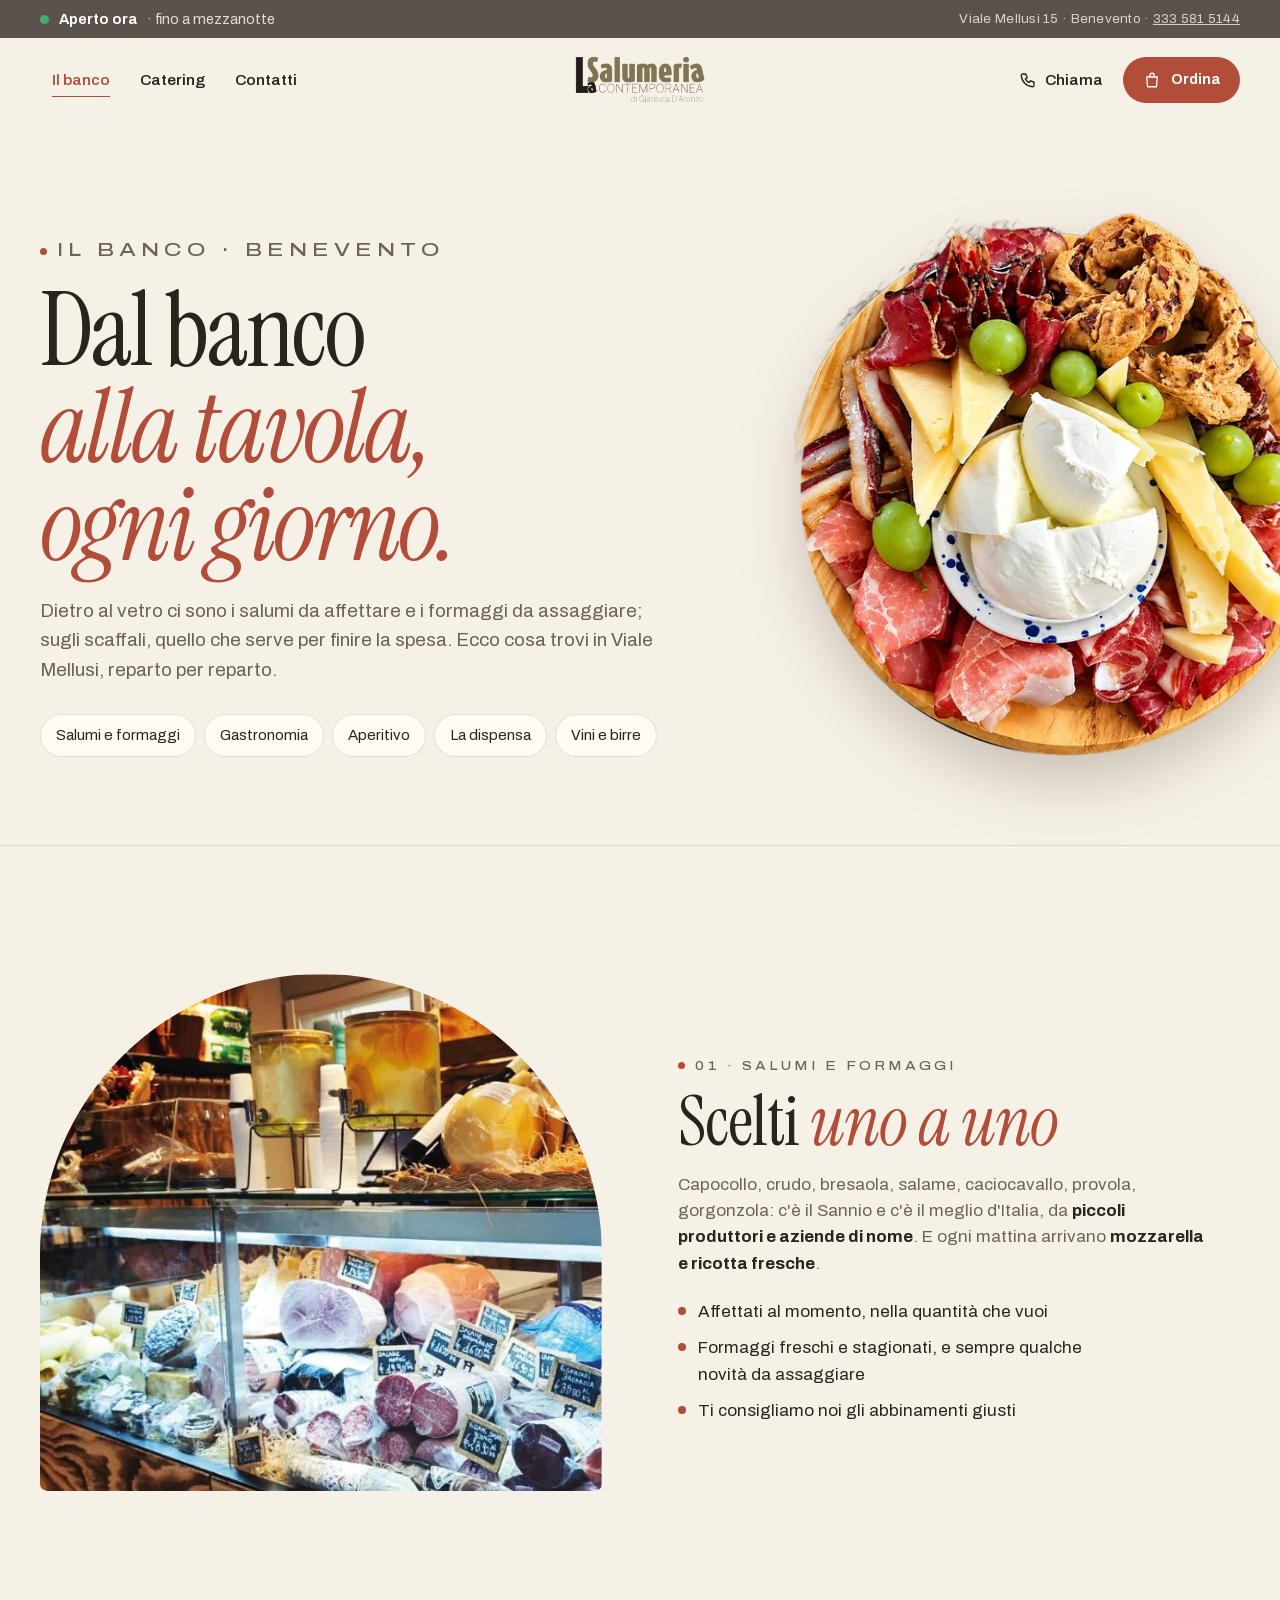
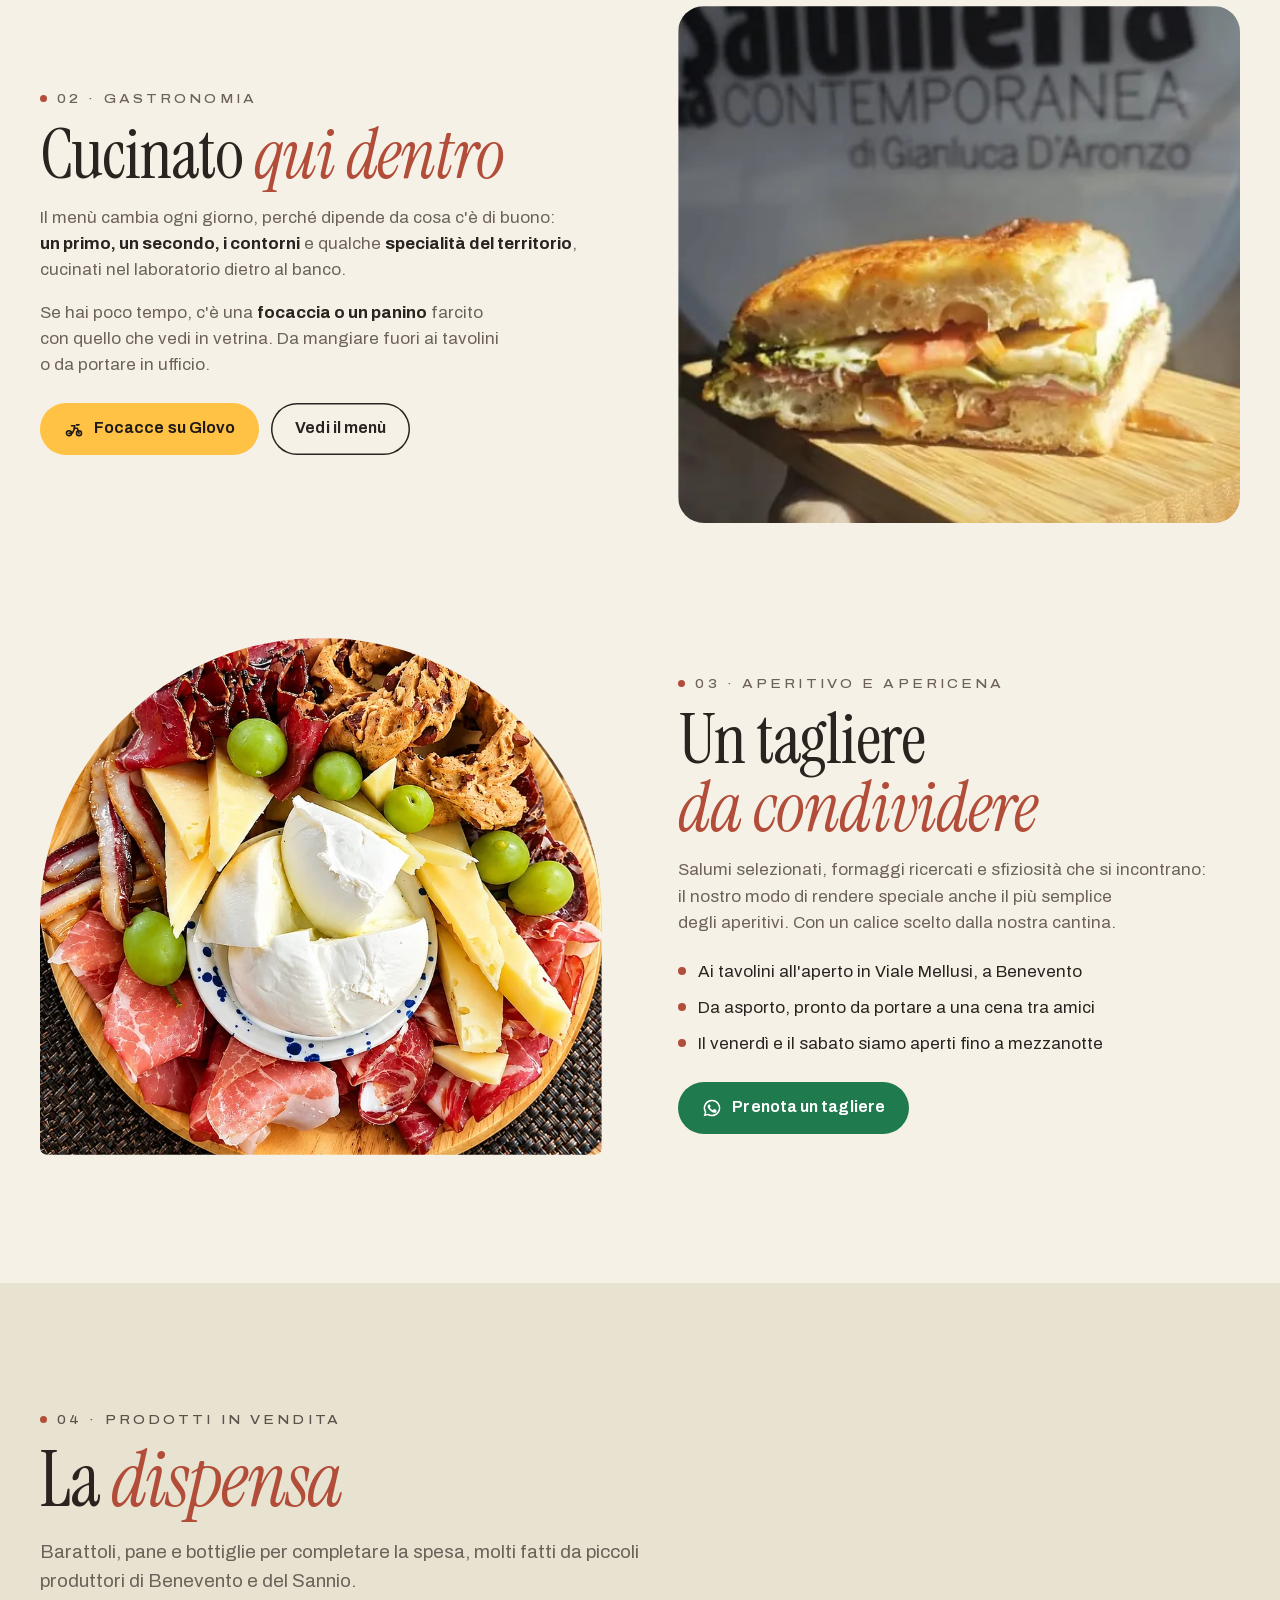
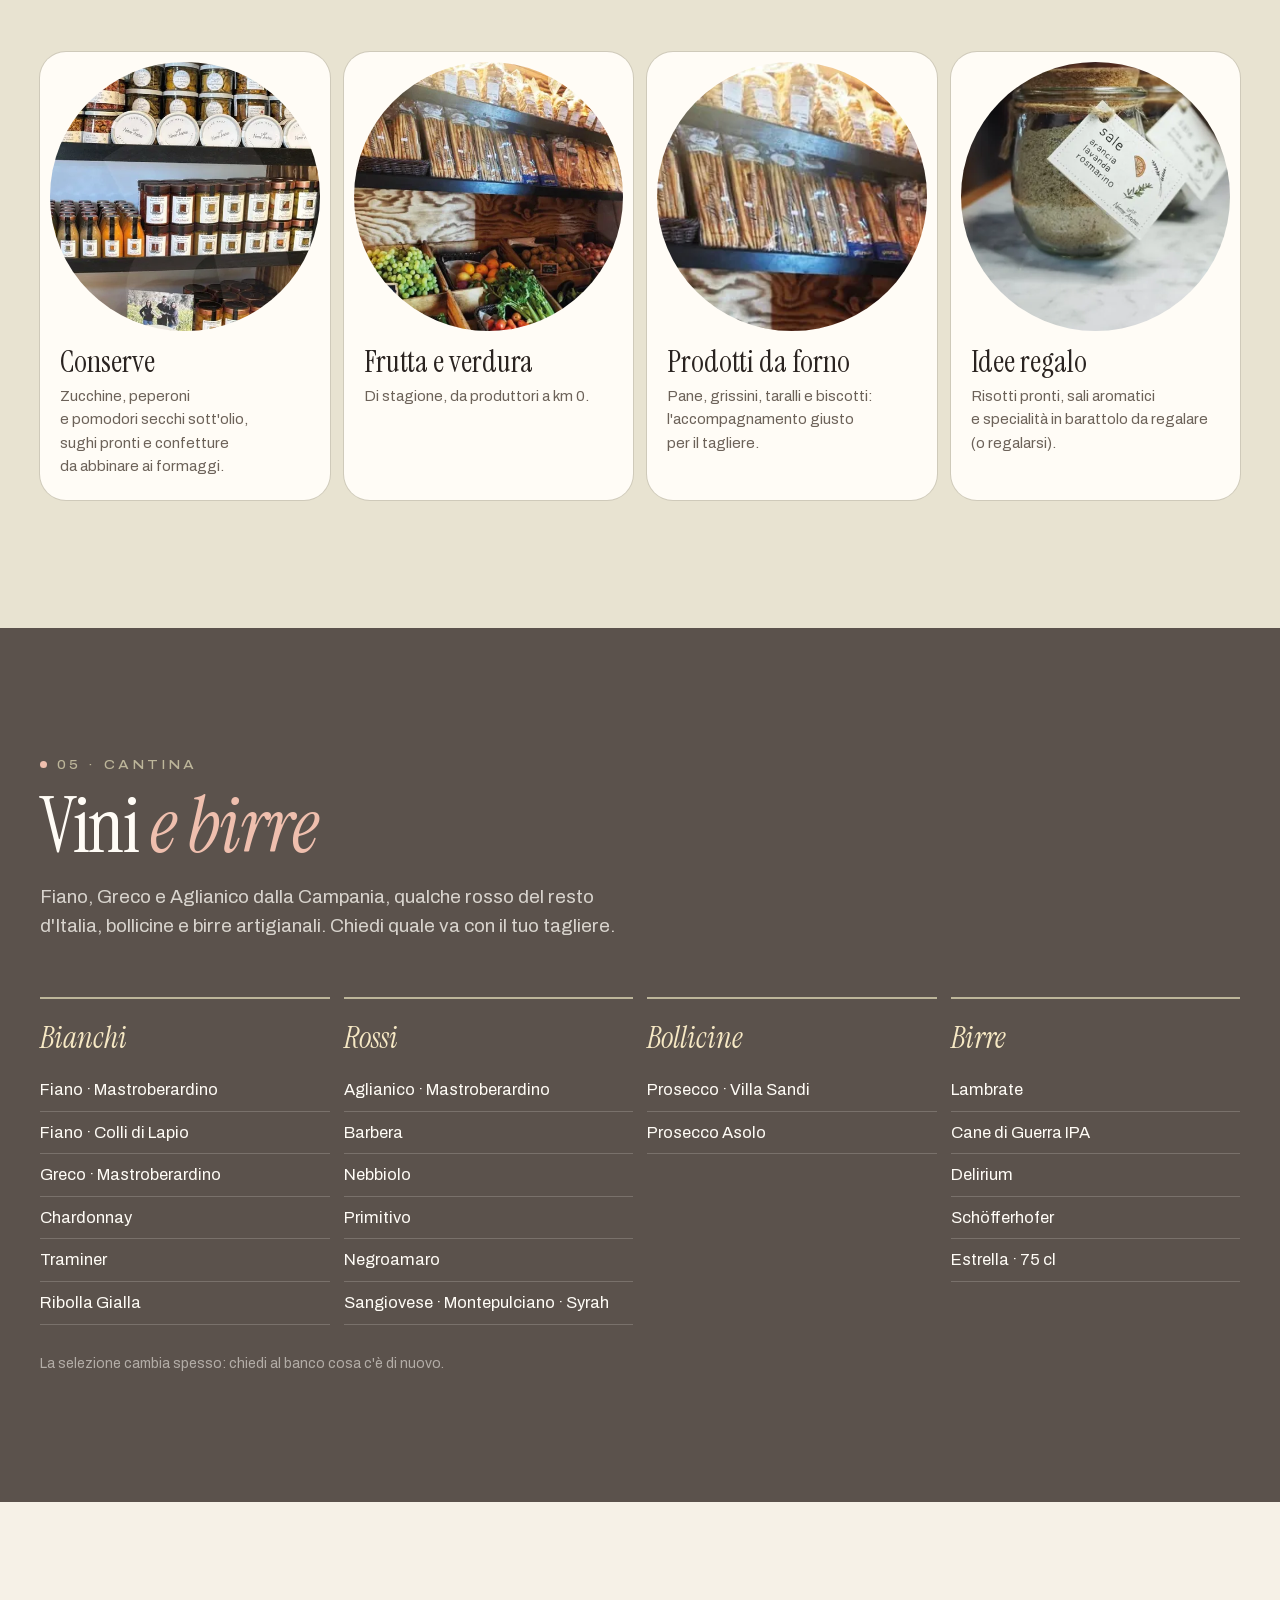
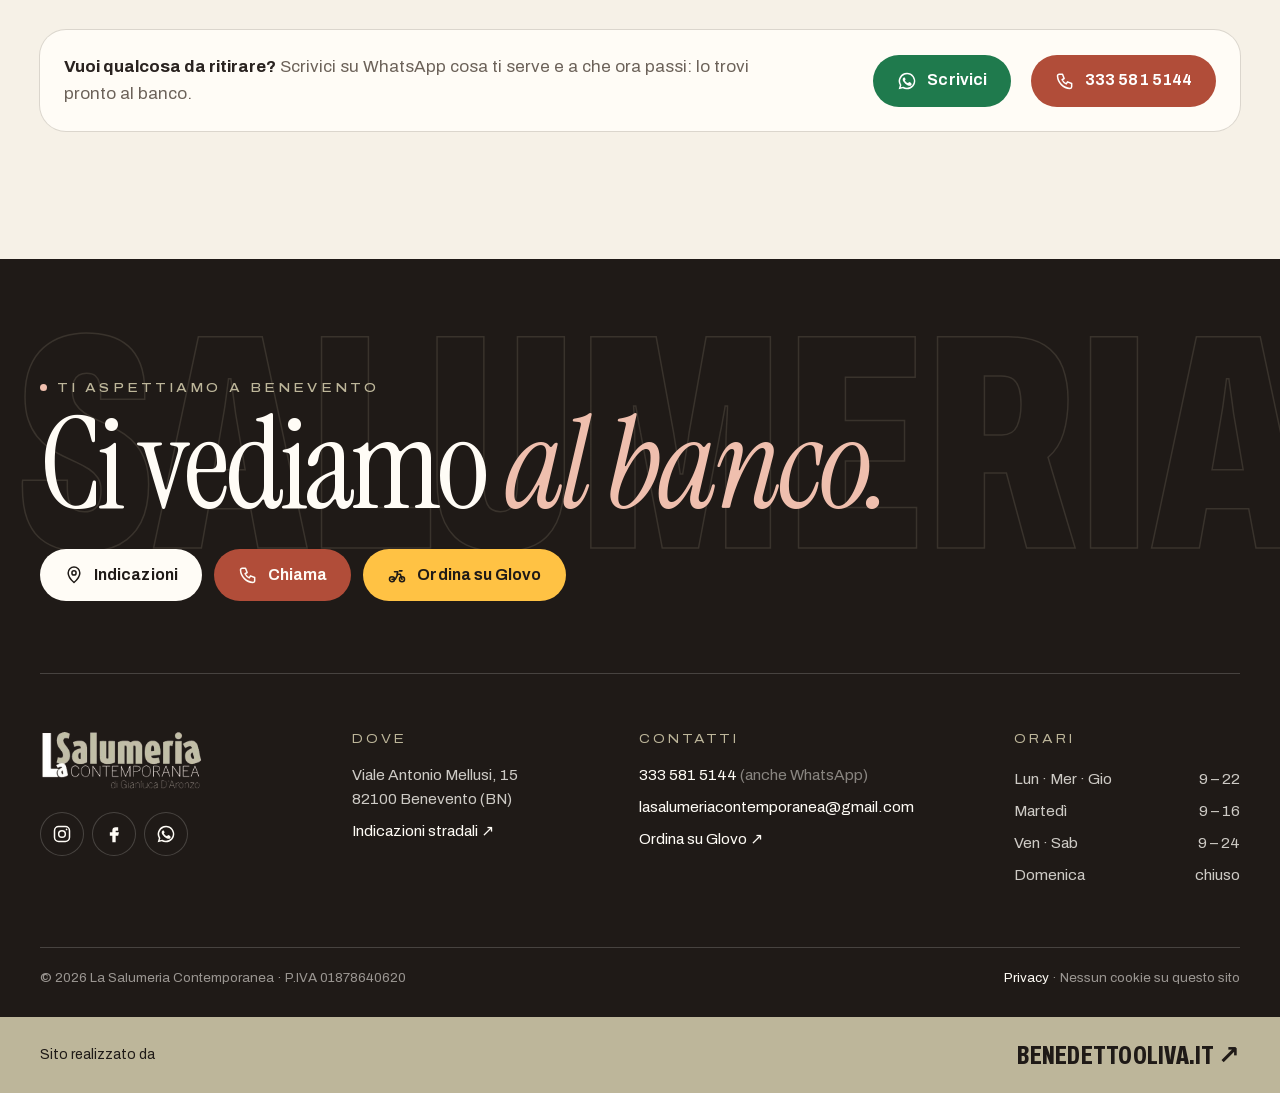
<file: banco.html>
<!doctype html> <html lang="it" class="no-js"> <head> <meta charset="utf-8"> <meta name="viewport" content="width=device-width,initial-scale=1,viewport-fit=cover"> <title>Il&nbsp;banco · Salumi, formaggi, gastronomia e&nbsp;focacce | La&nbsp;Salumeria Contemporanea Benevento</title> <meta name="description" content="Salumi e formaggi selezionati, mozzarella e ricotta di giornata, piatti del giorno dal nostro laboratorio, focacce farcite, conserve, frutta e verdura a km 0 e vini campani. Viale Mellusi 15, Benevento."> <meta name="robots" content="noindex, nofollow"> <meta name="theme-color" content="#5b524c"> <meta property="og:type" content="website"> <meta property="og:locale" content="it_IT"> <meta property="og:site_name" content="La Salumeria Contemporanea"> <meta property="og:title" content="Il banco · Salumi, formaggi, gastronomia e focacce | La Salumeria Contemporanea Benevento"> <meta property="og:description" content="Salumi e formaggi selezionati, mozzarella e ricotta di giornata, piatti del giorno dal nostro laboratorio, focacce farcite, conserve, frutta e verdura a km 0 e vini campani. Viale Mellusi 15, Benevento."> <meta property="og:image" content="assets/tagliere-900.webp"> <link rel="icon" href="favicon.png" type="image/png"> <link rel="apple-touch-icon" href="apple-touch-icon.png"> <link rel="preload" href="assets/archivo.woff2" as="font" type="font/woff2" crossorigin> <link rel="preload" href="assets/instrument-regular.woff2" as="font" type="font/woff2" crossorigin> <link rel="preload" href="assets/instrument-italic.woff2" as="font" type="font/woff2" crossorigin> <link rel="stylesheet" href="styles.css?v=3"> <script>document.documentElement.className="js"</script> </head> <body> <a class="salta" href="#contenuto">Vai al&nbsp;contenuto</a> <div class="annuncio"> <div class="contenitore annuncio-riga"> <p class="stato" data-stato>Viale Mellusi 15,&nbsp;Benevento</p> <p class="annuncio-dx">Viale Mellusi 15 · Benevento · <a href="tel:+393335815144">333 581&nbsp;5144</a></p> </div> </div> <header class="testata"> <div class="contenitore testata-riga"> <nav aria-label="Principale"><ul class="menu"><li><a href="banco.html" aria-current="page">Il&nbsp;banco</a></li><li><a href="catering.html">Catering</a></li><li><a href="contatti.html">Contatti</a></li></ul></nav> <a class="logo" href="index.html" aria-label="La Salumeria Contemporanea, torna alla home"><img src="assets/logo-scuro.webp" width="464" height="176" alt="La Salumeria Contemporanea di Gianluca D'Aronzo"></a> <div class="testata-azioni"> <a class="testata-tel" href="tel:+393335815144"><svg viewBox="0 0 24 24" fill="none" stroke="currentColor" stroke-width="1.8" stroke-linecap="round" stroke-linejoin="round" aria-hidden="true"><path d="M5 4h4l2 5-2.5 1.5a11 11 0 0 0 5 5L15 13l5 2v4a2 2 0 0 1-2 2A16 16 0 0 1 3 6a2 2 0 0 1 2-2"/></svg><span>Chiama</span></a> <a class="btn btn-prosciutto btn-ordina" href="index.html#ordina" data-ordine-link><svg viewBox="0 0 24 24" fill="none" stroke="currentColor" stroke-width="1.7" stroke-linecap="round" stroke-linejoin="round" aria-hidden="true"><path d="M5 8h14l-1 13H6L5 8ZM9 8V6a3 3 0 0 1 6 0v2"/></svg><span>Ordina</span><b data-conta hidden>0</b></a> <button class="apri-menu" type="button" aria-expanded="false" aria-controls="tendina" aria-label="Apri il menù"><i></i></button> </div> </div> </header> <div class="tendina" id="tendina"> <a class="voce" href="index.html">Home<small>si&nbsp;comincia</small></a><a class="voce" href="banco.html">Il&nbsp;banco<small>salumi, formaggi,&nbsp;cantina</small></a><a class="voce" href="catering.html">Catering<small>feste e&nbsp;buffet</small></a><a class="voce" href="contatti.html">Contatti<small>orari&nbsp;e&nbsp;dove</small></a> <div class="azioni"> <a class="btn btn-prosciutto" href="tel:+393335815144"><svg viewBox="0 0 24 24" fill="none" stroke="currentColor" stroke-width="1.8" stroke-linecap="round" stroke-linejoin="round" aria-hidden="true"><path d="M5 4h4l2 5-2.5 1.5a11 11 0 0 0 5 5L15 13l5 2v4a2 2 0 0 1-2 2A16 16 0 0 1 3 6a2 2 0 0 1 2-2"/></svg>Chiama 333 581 5144</a> <a class="btn btn-whatsapp" href="https://wa.me/393335815144" target="_blank" rel="noopener"><svg viewBox="0 0 24 24" fill="currentColor" aria-hidden="true"><path d="M12 2a10 10 0 0 0-8.6 15.1L2 22l5-1.3A10 10 0 1 0 12 2Zm0 18.2a8.2 8.2 0 0 1-4.2-1.2l-.3-.2-3 .8.8-2.9-.2-.3A8.2 8.2 0 1 1 12 20.2Zm4.5-6.1c-.2-.1-1.5-.7-1.7-.8-.2-.1-.4-.1-.6.1l-.8 1c-.1.2-.3.2-.5.1a6.7 6.7 0 0 1-3.3-2.9c-.3-.4.2-.4.7-1.3.1-.2 0-.3 0-.4l-.8-1.8c-.2-.5-.4-.4-.6-.4h-.5a1 1 0 0 0-.7.3 3 3 0 0 0-.9 2.2 5.2 5.2 0 0 0 1.1 2.8 11.9 11.9 0 0 0 4.6 4c1.7.7 2.3.8 3.2.7.5-.1 1.5-.6 1.7-1.2.2-.6.2-1.1.2-1.2-.1-.1-.2-.2-.5-.3Z"/></svg>Scrivici su&nbsp;WhatsApp</a> </div> </div> <main id="contenuto"> <section class="testa-pagina"> <img class="sfondo" src="assets/tagliere-tondo-560.webp" width="560" height="564" alt=""> <div class="contenitore"> <p class="occhiello">Il&nbsp;banco ·&nbsp;Benevento</p> <h1>Dal&nbsp;banco <em>alla&nbsp;tavola, ogni giorno.</em></h1> <p>Dietro al&nbsp;vetro ci&nbsp;sono i&nbsp;salumi da&nbsp;affettare e&nbsp;i&nbsp;formaggi da&nbsp;assaggiare; sugli scaffali, quello che serve per&nbsp;finire la&nbsp;spesa. Ecco cosa trovi in&nbsp;Viale Mellusi, reparto per&nbsp;reparto.</p> <nav class="indice" aria-label="In questa pagina"> <a href="#salumi-formaggi">Salumi e&nbsp;formaggi</a> <a href="#gastronomia">Gastronomia</a> <a href="#aperitivo">Aperitivo</a> <a href="#dispensa">La&nbsp;dispensa</a> <a href="#cantina">Vini e&nbsp;birre</a> </nav> </div> </section> <section class="sezione"> <div class="contenitore"> <div class="blocco" id="salumi-formaggi"> <div class="blocco-foto foto-svela"><img src="assets/banco-900.webp" srcset="assets/banco-480.webp 480w, assets/banco-900.webp 653w" sizes="(max-width: 900px) 92vw, 560px" width="653" height="630" alt="Banco frigo con prosciutti, salami, formaggi e cartellini dei prezzi" loading="lazy"></div> <div data-comparsa> <p class="occhiello">01 · Salumi e&nbsp;formaggi</p> <h2>Scelti <em>uno&nbsp;a&nbsp;uno</em></h2> <p>Capocollo, crudo, bresaola, salame, caciocavallo, provola, gorgonzola: c'è il&nbsp;Sannio e&nbsp;c'è il&nbsp;meglio d'Italia, da <b>piccoli produttori e&nbsp;aziende di&nbsp;nome</b>. E&nbsp;ogni mattina arrivano <b>mozzarella e&nbsp;ricotta fresche</b>.</p> <ul class="spunte"> <li>Affettati al&nbsp;momento, nella&nbsp;quantità che&nbsp;vuoi</li> <li>Formaggi freschi e&nbsp;stagionati, e&nbsp;sempre qualche novità da&nbsp;assaggiare</li> <li>Ti&nbsp;consigliamo noi gli&nbsp;abbinamenti&nbsp;giusti</li> </ul> </div> </div> <div class="blocco inverti" id="gastronomia"> <div class="blocco-foto foto-svela"><img src="assets/focaccia-2-900.webp" srcset="assets/focaccia-2-480.webp 480w, assets/focaccia-2-900.webp 515w" sizes="(max-width: 900px) 92vw, 560px" width="515" height="640" alt="Focaccia farcita con salumi e verdure su un tagliere" loading="lazy"></div> <div data-comparsa> <p class="occhiello">02 ·&nbsp;Gastronomia</p> <h2>Cucinato <em>qui dentro</em></h2> <p>Il&nbsp;menù cambia ogni giorno, perché dipende da&nbsp;cosa c'è di&nbsp;buono: <b>un&nbsp;primo, un&nbsp;secondo, i&nbsp;contorni</b> e&nbsp;qualche <b>specialità del&nbsp;territorio</b>, cucinati nel&nbsp;laboratorio dietro al&nbsp;banco.</p> <p>Se hai poco tempo, c'è una <b>focaccia o&nbsp;un&nbsp;panino</b> farcito con&nbsp;quello che vedi in&nbsp;vetrina. Da&nbsp;mangiare fuori ai&nbsp;tavolini o&nbsp;da&nbsp;portare in&nbsp;ufficio.</p> <div class="hero-azioni" style="margin-top:24px"> <a class="btn btn-glovo" href="https://glovoapp.com/it/it/benevento/stores/la-salumeria-contemporanea-bvt" target="_blank" rel="noopener"><svg viewBox="0 0 24 24" fill="none" stroke="currentColor" stroke-width="1.9" stroke-linecap="round" stroke-linejoin="round" aria-hidden="true"><circle cx="6" cy="17" r="3"/><circle cx="18" cy="17" r="3"/><path d="M6 17h4l3-6h3l2 6M9 8h4l-1 3M15 7h3"/></svg>Focacce su&nbsp;Glovo</a> <a class="btn btn-vuoto" href="index.html#focacce">Vedi il&nbsp;menù</a> </div> </div> </div> <div class="blocco" id="aperitivo"> <div class="blocco-foto foto-svela"><img src="assets/tagliere-900.webp" srcset="assets/tagliere-480.webp 480w, assets/tagliere-900.webp 900w" sizes="(max-width: 900px) 92vw, 560px" width="900" height="1115" alt="Tagliere con burrata, salumi, formaggi, uva e taralli" loading="lazy"></div> <div data-comparsa> <p class="occhiello">03 · Aperitivo e&nbsp;apericena</p> <h2>Un&nbsp;tagliere <em>da&nbsp;condividere</em></h2> <p>Salumi selezionati, formaggi ricercati e&nbsp;sfiziosità che si&nbsp;incontrano: il&nbsp;nostro modo di&nbsp;rendere speciale anche il&nbsp;più semplice degli&nbsp;aperitivi. Con&nbsp;un&nbsp;calice scelto dalla&nbsp;nostra&nbsp;cantina.</p> <ul class="spunte"> <li>Ai&nbsp;tavolini all'aperto in&nbsp;Viale Mellusi, a&nbsp;Benevento</li> <li>Da&nbsp;asporto, pronto da&nbsp;portare a&nbsp;una&nbsp;cena tra&nbsp;amici</li> <li>Il&nbsp;venerdì e&nbsp;il&nbsp;sabato siamo aperti fino a&nbsp;mezzanotte</li> </ul> <div class="hero-azioni" style="margin-top:24px"> <a class="btn btn-whatsapp" href="https://wa.me/393335815144?text=Ciao!%20Vorrei%20prenotare%20un%20tagliere%20per%20l'aperitivo" target="_blank" rel="noopener"><svg viewBox="0 0 24 24" fill="currentColor" aria-hidden="true"><path d="M12 2a10 10 0 0 0-8.6 15.1L2 22l5-1.3A10 10 0 1 0 12 2Zm0 18.2a8.2 8.2 0 0 1-4.2-1.2l-.3-.2-3 .8.8-2.9-.2-.3A8.2 8.2 0 1 1 12 20.2Zm4.5-6.1c-.2-.1-1.5-.7-1.7-.8-.2-.1-.4-.1-.6.1l-.8 1c-.1.2-.3.2-.5.1a6.7 6.7 0 0 1-3.3-2.9c-.3-.4.2-.4.7-1.3.1-.2 0-.3 0-.4l-.8-1.8c-.2-.5-.4-.4-.6-.4h-.5a1 1 0 0 0-.7.3 3 3 0 0 0-.9 2.2 5.2 5.2 0 0 0 1.1 2.8 11.9 11.9 0 0 0 4.6 4c1.7.7 2.3.8 3.2.7.5-.1 1.5-.6 1.7-1.2.2-.6.2-1.1.2-1.2-.1-.1-.2-.2-.5-.3Z"/></svg>Prenota un&nbsp;tagliere</a> </div> </div> </div> </div> </section> <section class="sezione salvia" id="dispensa" aria-labelledby="titolo-dispensa"> <div class="contenitore"> <div class="testa-sezione"> <div data-comparsa> <p class="occhiello">04 · Prodotti in&nbsp;vendita</p> <h2 class="titolo" id="titolo-dispensa">La <em>dispensa</em></h2> <p class="intro-testo">Barattoli, pane e&nbsp;bottiglie per&nbsp;completare la&nbsp;spesa, molti fatti da&nbsp;piccoli produttori di&nbsp;Benevento e&nbsp;del&nbsp;Sannio.</p> </div> </div> <div class="dispensa"> <article data-comparsa><div class="foto"><img src="assets/scaffale-480.webp" width="480" height="484" alt="Scaffali pieni di barattoli di conserve e sott'oli" loading="lazy"></div><div><h3>Conserve</h3><p>Zucchine, peperoni e&nbsp;pomodori secchi sott'olio, sughi pronti e&nbsp;confetture da&nbsp;abbinare ai&nbsp;formaggi.</p></div></article> <article data-comparsa style="--ritardo:.06s"><div class="foto"><img src="assets/frutta-verdura-480.webp" width="480" height="468" alt="Cassette di legno con uva, pomodori, zucchine e sedano" loading="lazy"></div><div><h3>Frutta e&nbsp;verdura</h3><p>Di&nbsp;stagione, da&nbsp;produttori a&nbsp;km&nbsp;0.</p></div></article> <article data-comparsa style="--ritardo:.12s"><div class="foto"><img src="assets/forno-480.webp" width="480" height="293" alt="Scaffali con grissini, taralli e prodotti da forno" loading="lazy"></div><div><h3>Prodotti da&nbsp;forno</h3><p>Pane, grissini, taralli e&nbsp;biscotti: l'accompagnamento giusto per&nbsp;il&nbsp;tagliere.</p></div></article> <article data-comparsa style="--ritardo:.18s"><div class="foto"><img src="assets/sale-aromatico-480.webp" width="480" height="408" alt="Sale aromatico in barattolo di vetro" loading="lazy"></div><div><h3>Idee regalo</h3><p>Risotti pronti, sali aromatici e&nbsp;specialità in&nbsp;barattolo da&nbsp;regalare (o&nbsp;regalarsi).</p></div></article> </div> </div> </section> <section class="sezione scuro" id="cantina" aria-labelledby="titolo-cantina"> <div class="contenitore"> <div class="testa-sezione"> <div data-comparsa> <p class="occhiello">05 ·&nbsp;Cantina</p> <h2 class="titolo" id="titolo-cantina">Vini <em>e&nbsp;birre</em></h2> <p class="intro-testo">Fiano, Greco e&nbsp;Aglianico dalla&nbsp;Campania, qualche rosso del&nbsp;resto d'Italia, bollicine e&nbsp;birre artigianali. Chiedi quale va con&nbsp;il&nbsp;tuo&nbsp;tagliere.</p> </div> </div> <div class="cantina" data-comparsa> <section><h3>Bianchi</h3><ul><li>Fiano · Mastroberardino</li><li>Fiano · Colli di&nbsp;Lapio</li><li>Greco · Mastroberardino</li><li>Chardonnay</li><li>Traminer</li><li>Ribolla&nbsp;Gialla</li></ul></section> <section><h3>Rossi</h3><ul><li>Aglianico · Mastroberardino</li><li>Barbera</li><li>Nebbiolo</li><li>Primitivo</li><li>Negroamaro</li><li>Sangiovese · Montepulciano ·&nbsp;Syrah</li></ul></section> <section><h3>Bollicine</h3><ul><li>Prosecco · Villa&nbsp;Sandi</li><li>Prosecco&nbsp;Asolo</li></ul></section> <section><h3>Birre</h3><ul><li>Lambrate</li><li>Cane di&nbsp;Guerra&nbsp;IPA</li><li>Delirium</li><li>Schöfferhofer</li><li>Estrella · 75&nbsp;cl</li></ul></section> </div> <p class="nota-piccola" style="color:rgba(251,248,242,.55);margin-top:28px">La&nbsp;selezione cambia spesso: chiedi al&nbsp;banco cosa c'è di&nbsp;nuovo.</p> </div> </section> <section class="sezione" aria-labelledby="titolo-cta-banco"> <div class="contenitore"> <div class="nota-menu" data-comparsa style="margin-top:0"> <p><b id="titolo-cta-banco">Vuoi qualcosa da&nbsp;ritirare?</b> Scrivici su&nbsp;WhatsApp cosa ti&nbsp;serve e&nbsp;a&nbsp;che ora passi: lo&nbsp;trovi pronto al&nbsp;banco.</p> <a class="btn btn-whatsapp" href="https://wa.me/393335815144" target="_blank" rel="noopener"><svg viewBox="0 0 24 24" fill="currentColor" aria-hidden="true"><path d="M12 2a10 10 0 0 0-8.6 15.1L2 22l5-1.3A10 10 0 1 0 12 2Zm0 18.2a8.2 8.2 0 0 1-4.2-1.2l-.3-.2-3 .8.8-2.9-.2-.3A8.2 8.2 0 1 1 12 20.2Zm4.5-6.1c-.2-.1-1.5-.7-1.7-.8-.2-.1-.4-.1-.6.1l-.8 1c-.1.2-.3.2-.5.1a6.7 6.7 0 0 1-3.3-2.9c-.3-.4.2-.4.7-1.3.1-.2 0-.3 0-.4l-.8-1.8c-.2-.5-.4-.4-.6-.4h-.5a1 1 0 0 0-.7.3 3 3 0 0 0-.9 2.2 5.2 5.2 0 0 0 1.1 2.8 11.9 11.9 0 0 0 4.6 4c1.7.7 2.3.8 3.2.7.5-.1 1.5-.6 1.7-1.2.2-.6.2-1.1.2-1.2-.1-.1-.2-.2-.5-.3Z"/></svg>Scrivici</a> <a class="btn btn-prosciutto" href="tel:+393335815144"><svg viewBox="0 0 24 24" fill="none" stroke="currentColor" stroke-width="1.8" stroke-linecap="round" stroke-linejoin="round" aria-hidden="true"><path d="M5 4h4l2 5-2.5 1.5a11 11 0 0 0 5 5L15 13l5 2v4a2 2 0 0 1-2 2A16 16 0 0 1 3 6a2 2 0 0 1 2-2"/></svg>333 581 5144</a> </div> </div> </section> </main> <footer class="piede"> <div class="contenitore piede-saluto"> <p class="occhiello">Ti&nbsp;aspettiamo a&nbsp;Benevento</p> <p class="piede-titolo">Ci&nbsp;vediamo <em>al&nbsp;banco.</em></p> <div class="hero-azioni"> <a class="btn btn-chiaro" href="https://www.google.com/maps?cid=1117693368037025932" target="_blank" rel="noopener"><svg viewBox="0 0 24 24" fill="none" stroke="currentColor" stroke-width="1.8" stroke-linecap="round" stroke-linejoin="round" aria-hidden="true"><path d="M12 21s-7-6.2-7-11.5a7 7 0 0 1 14 0C19 14.8 12 21 12 21Z"/><circle cx="12" cy="9.5" r="2.5"/></svg>Indicazioni</a> <a class="btn btn-prosciutto" href="tel:+393335815144"><svg viewBox="0 0 24 24" fill="none" stroke="currentColor" stroke-width="1.8" stroke-linecap="round" stroke-linejoin="round" aria-hidden="true"><path d="M5 4h4l2 5-2.5 1.5a11 11 0 0 0 5 5L15 13l5 2v4a2 2 0 0 1-2 2A16 16 0 0 1 3 6a2 2 0 0 1 2-2"/></svg>Chiama</a> <a class="btn btn-glovo" href="https://glovoapp.com/it/it/benevento/stores/la-salumeria-contemporanea-bvt" target="_blank" rel="noopener"><svg viewBox="0 0 24 24" fill="none" stroke="currentColor" stroke-width="1.9" stroke-linecap="round" stroke-linejoin="round" aria-hidden="true"><circle cx="6" cy="17" r="3"/><circle cx="18" cy="17" r="3"/><path d="M6 17h4l3-6h3l2 6M9 8h4l-1 3M15 7h3"/></svg>Ordina su&nbsp;Glovo</a> </div> </div> <div class="contenitore piede-griglia"> <div> <a class="logo" href="index.html" aria-label="La Salumeria Contemporanea, home"><img src="assets/logo-chiaro.webp" width="464" height="176" alt="La Salumeria Contemporanea di Gianluca D'Aronzo" loading="lazy"></a> <div class="social"> <a href="https://www.instagram.com/la_salumeria_contemporanea/" target="_blank" rel="noopener" aria-label="Instagram"><svg viewBox="0 0 24 24" fill="none" stroke="currentColor" stroke-width="1.8" aria-hidden="true"><rect x="3" y="3" width="18" height="18" rx="5"/><circle cx="12" cy="12" r="4"/><circle cx="17.5" cy="6.5" r="1" fill="currentColor" stroke="none"/></svg></a> <a href="https://www.facebook.com/p/La-Salumeria-Contemporanea-61577723782748/" target="_blank" rel="noopener" aria-label="Facebook"><svg viewBox="0 0 24 24" fill="currentColor" aria-hidden="true"><path d="M14 8h3V4h-3a4 4 0 0 0-4 4v2H7v4h3v8h4v-8h3l1-4h-4V8.5c0-.3.2-.5.5-.5Z"/></svg></a> <a href="https://wa.me/393335815144" target="_blank" rel="noopener" aria-label="WhatsApp"><svg viewBox="0 0 24 24" fill="currentColor" aria-hidden="true"><path d="M12 2a10 10 0 0 0-8.6 15.1L2 22l5-1.3A10 10 0 1 0 12 2Zm0 18.2a8.2 8.2 0 0 1-4.2-1.2l-.3-.2-3 .8.8-2.9-.2-.3A8.2 8.2 0 1 1 12 20.2Zm4.5-6.1c-.2-.1-1.5-.7-1.7-.8-.2-.1-.4-.1-.6.1l-.8 1c-.1.2-.3.2-.5.1a6.7 6.7 0 0 1-3.3-2.9c-.3-.4.2-.4.7-1.3.1-.2 0-.3 0-.4l-.8-1.8c-.2-.5-.4-.4-.6-.4h-.5a1 1 0 0 0-.7.3 3 3 0 0 0-.9 2.2 5.2 5.2 0 0 0 1.1 2.8 11.9 11.9 0 0 0 4.6 4c1.7.7 2.3.8 3.2.7.5-.1 1.5-.6 1.7-1.2.2-.6.2-1.1.2-1.2-.1-.1-.2-.2-.5-.3Z"/></svg></a> </div> </div> <div> <h2>Dove</h2> <p>Viale Antonio Mellusi, 15<br>82100 Benevento&nbsp;(BN)</p> <p><a href="https://www.google.com/maps?cid=1117693368037025932" target="_blank" rel="noopener">Indicazioni stradali&nbsp;↗</a></p> </div> <div> <h2>Contatti</h2> <p><a href="tel:+393335815144">333 581 5144</a> <span style="opacity:.6">(anche&nbsp;WhatsApp)</span></p> <p><a href="mailto:lasalumeriacontemporanea@gmail.com">lasalumeriacontemporanea@gmail.com</a></p> <p><a href="https://glovoapp.com/it/it/benevento/stores/la-salumeria-contemporanea-bvt" target="_blank" rel="noopener">Ordina su&nbsp;Glovo&nbsp;↗</a></p> </div> <div> <h2>Orari</h2> <ul class="orari-brevi"> <li><span>Lun · Mer · Gio</span><span>9 –&nbsp;22</span></li> <li><span>Martedì</span><span>9 –&nbsp;16</span></li> <li><span>Ven · Sab</span><span>9 –&nbsp;24</span></li> <li><span>Domenica</span><span>chiuso</span></li> </ul> </div> </div> <div class="contenitore piede-fondo"> <span>© <span data-anno>2026</span> La&nbsp;Salumeria Contemporanea · P.IVA 01878640620</span> <span><a href="privacy.html">Privacy</a> · Nessun cookie su&nbsp;questo sito</span> </div> <p class="piede-marchio" aria-hidden="true">Salumeria</p> <a class="firma" href="https://benedettooliva.it" target="_blank" rel="noopener"> <span class="contenitore"><span>Sito realizzato da</span><b>benedettooliva.it ↗</b></span> </a> </footer> <nav class="barra-azioni" aria-label="Azioni rapide"> <a href="tel:+393335815144"><svg viewBox="0 0 24 24" fill="none" stroke="currentColor" stroke-width="1.8" stroke-linecap="round" stroke-linejoin="round" aria-hidden="true"><path d="M5 4h4l2 5-2.5 1.5a11 11 0 0 0 5 5L15 13l5 2v4a2 2 0 0 1-2 2A16 16 0 0 1 3 6a2 2 0 0 1 2-2"/></svg>Chiama</a> <a class="ordina" href="index.html#ordina" data-ordine-link><svg viewBox="0 0 24 24" fill="none" stroke="currentColor" stroke-width="1.7" stroke-linecap="round" stroke-linejoin="round" aria-hidden="true"><path d="M5 8h14l-1 13H6L5 8ZM9 8V6a3 3 0 0 1 6 0v2"/></svg>Ordina e&nbsp;ritira</a> <a class="glovo" href="https://glovoapp.com/it/it/benevento/stores/la-salumeria-contemporanea-bvt" target="_blank" rel="noopener"><svg viewBox="0 0 24 24" fill="none" stroke="currentColor" stroke-width="1.9" stroke-linecap="round" stroke-linejoin="round" aria-hidden="true"><circle cx="6" cy="17" r="3"/><circle cx="18" cy="17" r="3"/><path d="M6 17h4l3-6h3l2 6M9 8h4l-1 3M15 7h3"/></svg>Glovo</a> </nav> <div class="barra-ordine" aria-live="polite"> <span class="barra-ordine-conta"><b data-conta>0</b> <span data-conta-testo>prodotti nell'ordine</span></span> <button class="btn btn-prosciutto" type="button" data-apri-ordine>Completa l'ordine</button> </div> <dialog class="foglio" id="foglio-ordine" aria-labelledby="titolo-ordine" tabindex="-1" autofocus> <form id="ordine" novalidate> <div class="foglio-testa"> <div> <p class="occhiello">Da&nbsp;ritirare al&nbsp;banco</p> <h2 id="titolo-ordine">Il&nbsp;tuo <em>ordine</em></h2> </div> <button class="foglio-chiudi" type="button" data-chiudi-ordine aria-label="Chiudi"><svg viewBox="0 0 24 24" width="20" height="20" fill="none" stroke="currentColor" stroke-width="2" stroke-linecap="round" aria-hidden="true"><path d="M6 6l12 12M18 6 6 18"/></svg></button> </div> <div class="foglio-corpo"> <div class="foglio-vuoto" data-vuoto hidden> <p><b>Ancora&nbsp;vuoto.</b></p> <p>Aggiungi quello che vuoi: alla&nbsp;fine ti&nbsp;apriamo WhatsApp con&nbsp;l'ordine già&nbsp;scritto.</p> <a class="btn btn-prosciutto" href="index.html#ordina" data-chiudi-ordine>Scegli dal&nbsp;menù</a> </div> <ul class="foglio-lista" data-lista></ul> <div class="foglio-dati" data-dati> <a class="foglio-altro" href="index.html#ordina" data-chiudi-ordine><svg viewBox="0 0 24 24" width="18" height="18" fill="none" stroke="currentColor" stroke-width="2.2" stroke-linecap="round" aria-hidden="true"><path d="M12 5v14M5 12h14"/></svg>Aggiungi altro</a> <div class="campo"><label for="ritiro">Quando passi</label><select id="ritiro" name="ritiro"></select></div> <p class="foglio-nota" data-ritiro-nota hidden></p> <div class="campo"><label for="nome-ordine">Il&nbsp;tuo nome</label><input type="text" id="nome-ordine" name="nome" autocomplete="given-name" required></div> <fieldset class="foglio-paga"> <legend>Come paghi al&nbsp;ritiro</legend> <div class="scelte"> <label><input type="radio" name="paga" value="contanti" checked="checked"><span>Contanti</span></label> <label><input type="radio" name="paga" value="bancomat o carta"><span>Bancomat o&nbsp;carta</span></label> </div> </fieldset> <div class="campo"><label for="note-ordine">Altro dal&nbsp;banco <small>facoltativo</small></label><textarea id="note-ordine" name="note" rows="2" placeholder="Es. 2 etti di capocollo affettato sottile, una mozzarella…"></textarea></div> </div> </div> <div class="foglio-piede" data-piede> <p class="avviso" data-avviso role="alert"></p> <button class="btn btn-whatsapp" type="submit"><svg viewBox="0 0 24 24" fill="currentColor" aria-hidden="true"><path d="M12 2a10 10 0 0 0-8.6 15.1L2 22l5-1.3A10 10 0 1 0 12 2Zm0 18.2a8.2 8.2 0 0 1-4.2-1.2l-.3-.2-3 .8.8-2.9-.2-.3A8.2 8.2 0 1 1 12 20.2Zm4.5-6.1c-.2-.1-1.5-.7-1.7-.8-.2-.1-.4-.1-.6.1l-.8 1c-.1.2-.3.2-.5.1a6.7 6.7 0 0 1-3.3-2.9c-.3-.4.2-.4.7-1.3.1-.2 0-.3 0-.4l-.8-1.8c-.2-.5-.4-.4-.6-.4h-.5a1 1 0 0 0-.7.3 3 3 0 0 0-.9 2.2 5.2 5.2 0 0 0 1.1 2.8 11.9 11.9 0 0 0 4.6 4c1.7.7 2.3.8 3.2.7.5-.1 1.5-.6 1.7-1.2.2-.6.2-1.1.2-1.2-.1-.1-.2-.2-.5-.3Z"/></svg>Invia l'ordine su&nbsp;WhatsApp</button> <p class="nota-piccola">Nessun pagamento online: paghi al&nbsp;ritiro. Gianluca ti&nbsp;risponde su&nbsp;WhatsApp con&nbsp;la&nbsp;conferma e&nbsp;il&nbsp;conto. Vuoi riceverlo a&nbsp;casa? <a href="https://glovoapp.com/it/it/benevento/stores/la-salumeria-contemporanea-bvt" target="_blank" rel="noopener">Ordina su&nbsp;Glovo</a>.</p> </div> </form> </dialog> <dialog class="scheda-ordine" id="scheda-prodotto" aria-label="Scegli e aggiungi" tabindex="-1" autofocus> <button class="foglio-chiudi scheda-chiudi" type="button" data-scheda-chiudi aria-label="Chiudi"><svg viewBox="0 0 24 24" width="20" height="20" fill="none" stroke="currentColor" stroke-width="2" stroke-linecap="round" aria-hidden="true"><path d="M6 6l12 12M18 6 6 18"/></svg></button> <div class="scheda-corpo" data-scheda-corpo></div> <div class="scheda-piede"> <div class="quantita-grande"><button type="button" data-scheda-meno aria-label="Uno in meno"><svg viewBox="0 0 24 24" width="18" height="18" fill="none" stroke="currentColor" stroke-width="2.2" stroke-linecap="round" aria-hidden="true"><path d="M5 12h14"/></svg></button><b data-scheda-q aria-live="polite">1</b><button type="button" data-scheda-piu aria-label="Uno in più"><svg viewBox="0 0 24 24" width="18" height="18" fill="none" stroke="currentColor" stroke-width="2.2" stroke-linecap="round" aria-hidden="true"><path d="M12 5v14M5 12h14"/></svg></button></div> <button class="btn btn-prosciutto" type="button" data-scheda-ok>Aggiungi</button> </div> </dialog> <div class="avviso-aggiunto" data-toast role="status" aria-live="polite"></div> <script>window.ORDINE={pani:["Rosetta","Sfilatino","Ciabatta","Marsigliese"],voci:{"fo-bresaola":{nome:"Focaccia bresaola, rucola e grana",desc:"Bresaola, rucola e scaglie di grana.",foto:"assets/fo-bresaola-720.webp",togli:["rucola","scaglie di grana"]},"fo-bufala":{nome:"Focaccia pomodoro e bufala",desc:"Pomodoro e mozzarella di bufala: semplice e fresca.",foto:"assets/fo-bufala-720.webp",togli:["pomodoro"]},"fo-capocollo":{nome:"Focaccia capocollo e gorgonzola",desc:"Capocollo e gorgonzola dolce, sapido e cremoso.",foto:"assets/fo-capocollo-720.webp",togli:["gorgonzola"]},"fo-mortadella":{nome:"Focaccia mortadella e provolone",desc:"Il classico che mette tutti d'accordo.",foto:"assets/fo-mortadella-720.webp",togli:["provolone"]},"pa-pistacchio":{nome:"Panino mortadella e pistacchio",desc:"Mortadella, stracciatella e pesto di pistacchio.",foto:"assets/pa-pistacchio-720.webp",togli:["stracciatella","pesto di pistacchio"],pane:!0},"pa-salame":{nome:"Panino salame e caciocavallo",desc:"Salame Milano, caciocavallo e pomodori secchi.",foto:"assets/pa-salame-720.webp",togli:["caciocavallo","pomodori secchi"],pane:!0},"pa-crudo":{nome:"Panino crudo e bufala",desc:"Prosciutto crudo e mozzarella di bufala.",foto:"assets/pa-crudo-720.webp",togli:["mozzarella di bufala"],pane:!0},"pa-cotto":{nome:"Panino cotto, provola e melanzane",desc:"Prosciutto cotto, provola e melanzane grigliate.",foto:"assets/pa-cotto-720.webp",togli:["provola","melanzane grigliate"],pane:!0},"pa-polpo":{nome:"Panino con il polpo",desc:"Rosetta croccante, polpo scottato al punto giusto e verdura saltata. Solo il venerdì.",foto:"assets/panino-polpo-480.webp",togli:["verdura saltata"],giorno:5}}}</script> <script src="sito.js?v=3" defer="defer"></script> </body> </html>
</file>
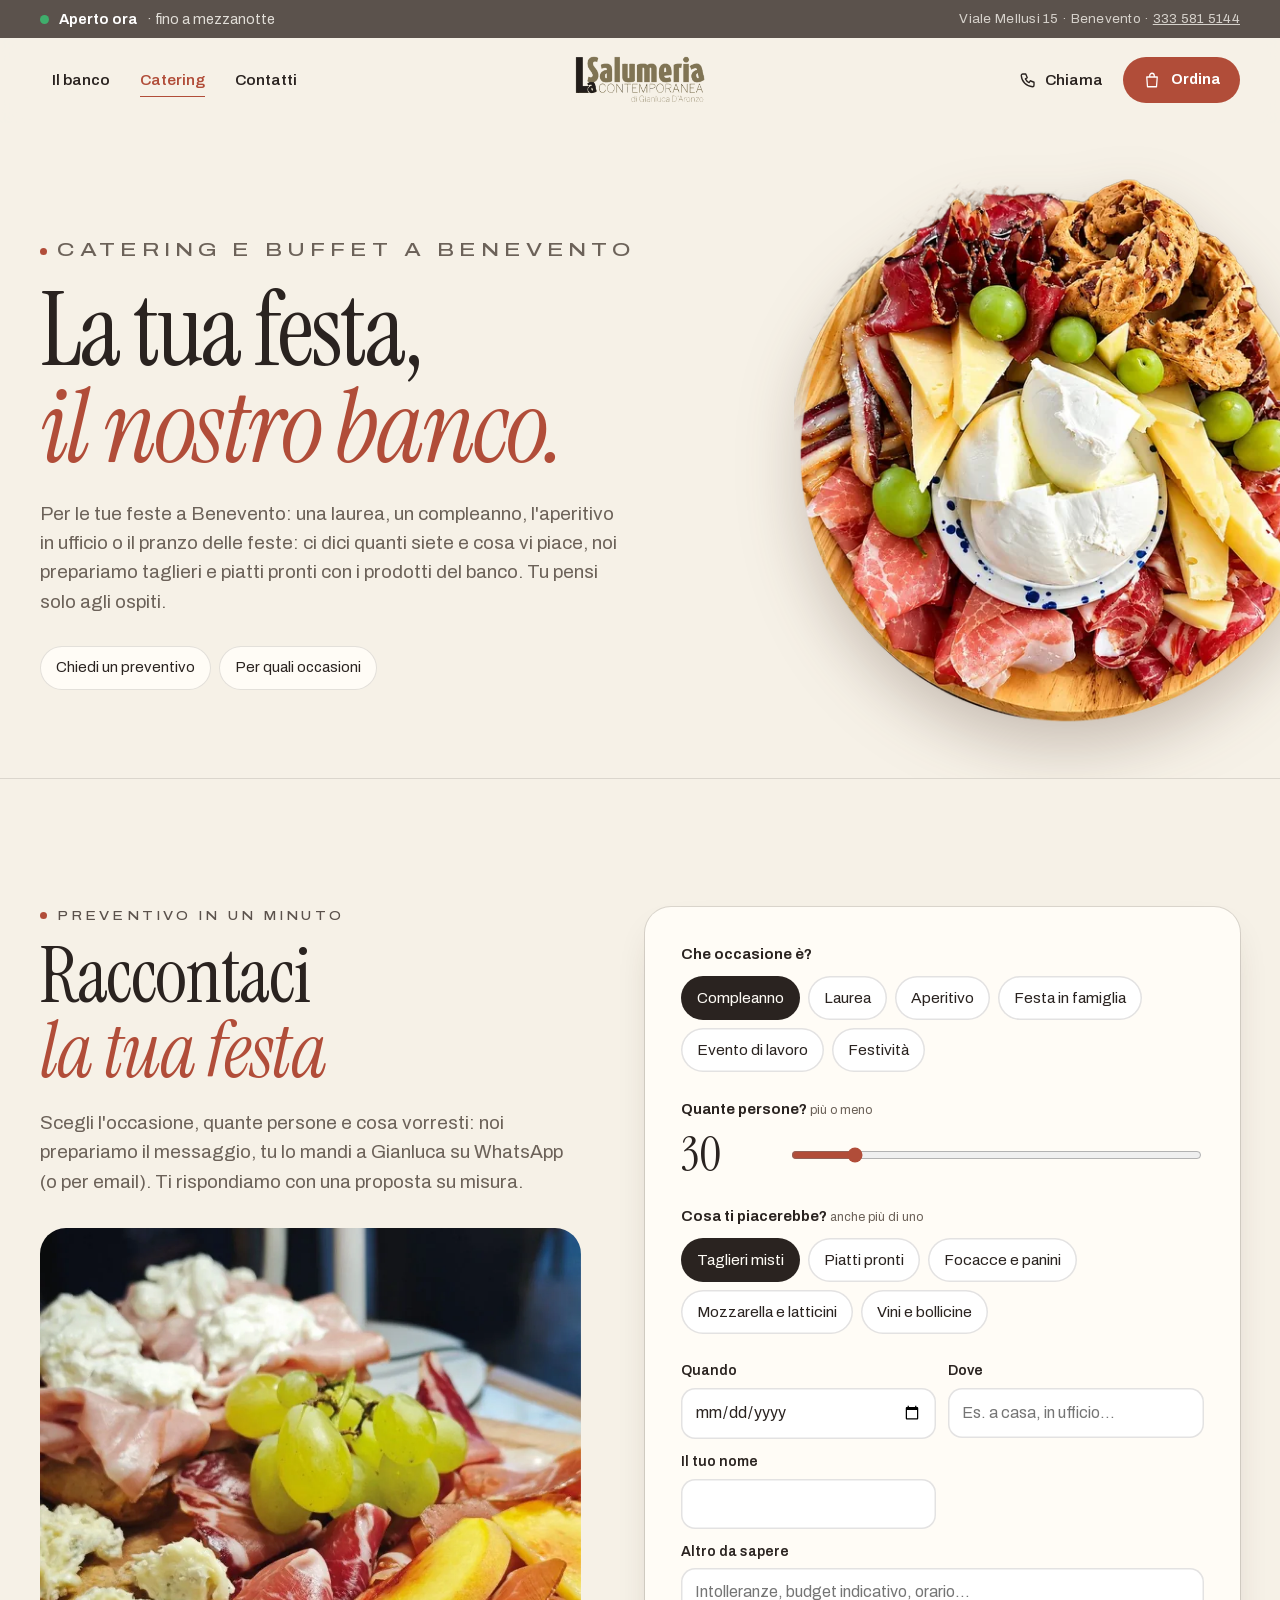
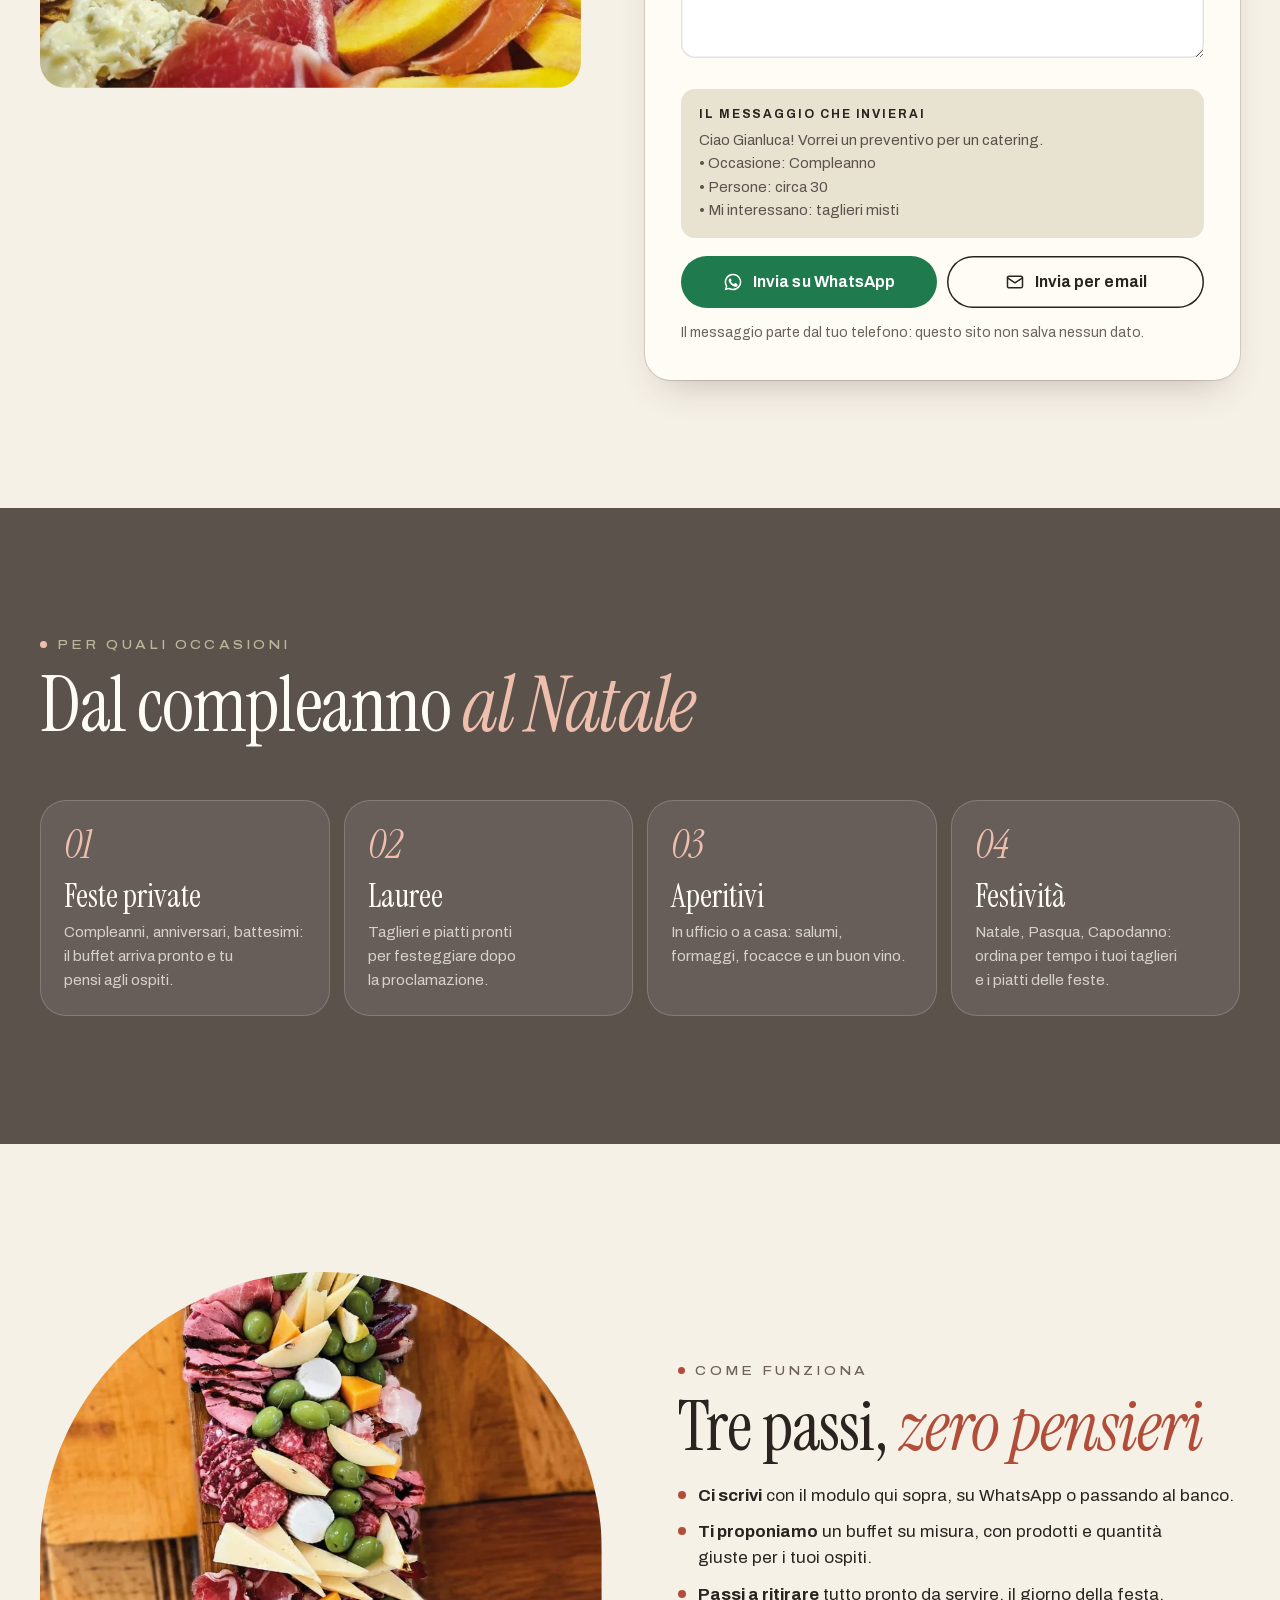
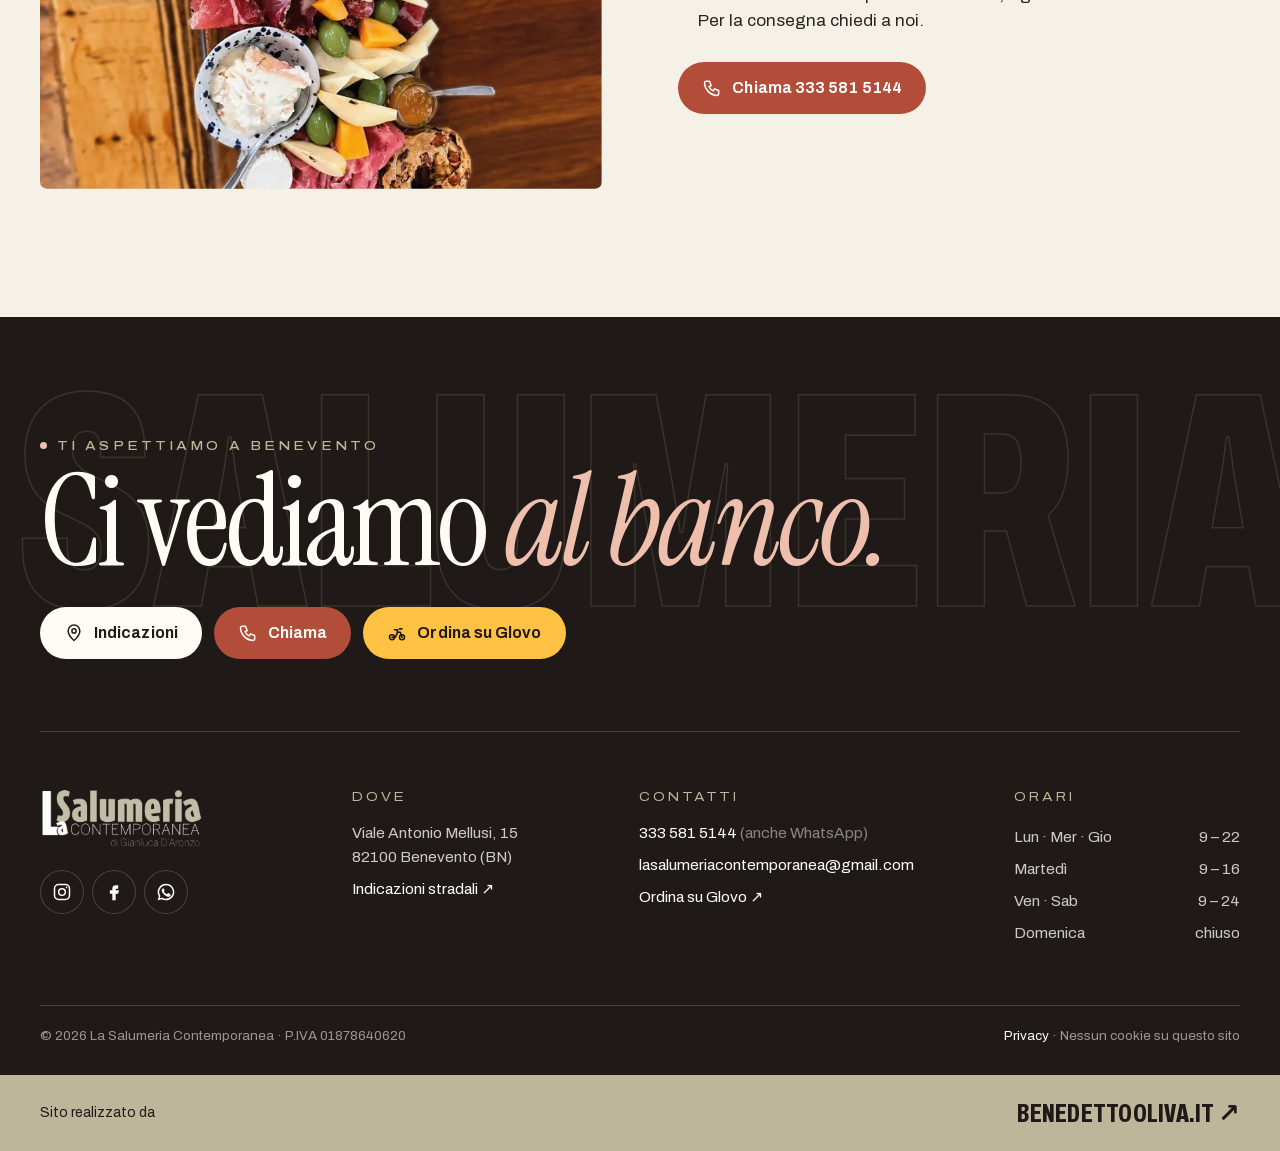
<file: catering.html>
<!doctype html> <html lang="it" class="no-js"> <head> <meta charset="utf-8"> <meta name="viewport" content="width=device-width,initial-scale=1,viewport-fit=cover"> <title>Catering e&nbsp;buffet a&nbsp;Benevento · La&nbsp;Salumeria Contemporanea</title> <meta name="description" content="Buffet personalizzati per feste private, lauree, compleanni, aperitivi e festività: taglieri misti, piatti pronti, focacce e vini. Chiedi un preventivo su WhatsApp in un minuto."> <meta name="robots" content="noindex, nofollow"> <meta name="theme-color" content="#5b524c"> <meta property="og:type" content="website"> <meta property="og:locale" content="it_IT"> <meta property="og:site_name" content="La Salumeria Contemporanea"> <meta property="og:title" content="Catering e buffet a Benevento · La Salumeria Contemporanea"> <meta property="og:description" content="Buffet personalizzati per feste private, lauree, compleanni, aperitivi e festività: taglieri misti, piatti pronti, focacce e vini. Chiedi un preventivo su WhatsApp in un minuto."> <meta property="og:image" content="assets/tagliere-900.webp"> <link rel="icon" href="favicon.png" type="image/png"> <link rel="apple-touch-icon" href="apple-touch-icon.png"> <link rel="preload" href="assets/archivo.woff2" as="font" type="font/woff2" crossorigin> <link rel="preload" href="assets/instrument-regular.woff2" as="font" type="font/woff2" crossorigin> <link rel="preload" href="assets/instrument-italic.woff2" as="font" type="font/woff2" crossorigin> <link rel="stylesheet" href="styles.css?v=3"> <script>document.documentElement.className="js"</script> </head> <body> <a class="salta" href="#contenuto">Vai al&nbsp;contenuto</a> <div class="annuncio"> <div class="contenitore annuncio-riga"> <p class="stato" data-stato>Viale Mellusi 15,&nbsp;Benevento</p> <p class="annuncio-dx">Viale Mellusi 15 · Benevento · <a href="tel:+393335815144">333 581&nbsp;5144</a></p> </div> </div> <header class="testata"> <div class="contenitore testata-riga"> <nav aria-label="Principale"><ul class="menu"><li><a href="banco.html">Il&nbsp;banco</a></li><li><a href="catering.html" aria-current="page">Catering</a></li><li><a href="contatti.html">Contatti</a></li></ul></nav> <a class="logo" href="index.html" aria-label="La Salumeria Contemporanea, torna alla home"><img src="assets/logo-scuro.webp" width="464" height="176" alt="La Salumeria Contemporanea di Gianluca D'Aronzo"></a> <div class="testata-azioni"> <a class="testata-tel" href="tel:+393335815144"><svg viewBox="0 0 24 24" fill="none" stroke="currentColor" stroke-width="1.8" stroke-linecap="round" stroke-linejoin="round" aria-hidden="true"><path d="M5 4h4l2 5-2.5 1.5a11 11 0 0 0 5 5L15 13l5 2v4a2 2 0 0 1-2 2A16 16 0 0 1 3 6a2 2 0 0 1 2-2"/></svg><span>Chiama</span></a> <a class="btn btn-prosciutto btn-ordina" href="index.html#ordina" data-ordine-link><svg viewBox="0 0 24 24" fill="none" stroke="currentColor" stroke-width="1.7" stroke-linecap="round" stroke-linejoin="round" aria-hidden="true"><path d="M5 8h14l-1 13H6L5 8ZM9 8V6a3 3 0 0 1 6 0v2"/></svg><span>Ordina</span><b data-conta hidden>0</b></a> <button class="apri-menu" type="button" aria-expanded="false" aria-controls="tendina" aria-label="Apri il menù"><i></i></button> </div> </div> </header> <div class="tendina" id="tendina"> <a class="voce" href="index.html">Home<small>si&nbsp;comincia</small></a><a class="voce" href="banco.html">Il&nbsp;banco<small>salumi, formaggi,&nbsp;cantina</small></a><a class="voce" href="catering.html">Catering<small>feste e&nbsp;buffet</small></a><a class="voce" href="contatti.html">Contatti<small>orari&nbsp;e&nbsp;dove</small></a> <div class="azioni"> <a class="btn btn-prosciutto" href="tel:+393335815144"><svg viewBox="0 0 24 24" fill="none" stroke="currentColor" stroke-width="1.8" stroke-linecap="round" stroke-linejoin="round" aria-hidden="true"><path d="M5 4h4l2 5-2.5 1.5a11 11 0 0 0 5 5L15 13l5 2v4a2 2 0 0 1-2 2A16 16 0 0 1 3 6a2 2 0 0 1 2-2"/></svg>Chiama 333 581 5144</a> <a class="btn btn-whatsapp" href="https://wa.me/393335815144" target="_blank" rel="noopener"><svg viewBox="0 0 24 24" fill="currentColor" aria-hidden="true"><path d="M12 2a10 10 0 0 0-8.6 15.1L2 22l5-1.3A10 10 0 1 0 12 2Zm0 18.2a8.2 8.2 0 0 1-4.2-1.2l-.3-.2-3 .8.8-2.9-.2-.3A8.2 8.2 0 1 1 12 20.2Zm4.5-6.1c-.2-.1-1.5-.7-1.7-.8-.2-.1-.4-.1-.6.1l-.8 1c-.1.2-.3.2-.5.1a6.7 6.7 0 0 1-3.3-2.9c-.3-.4.2-.4.7-1.3.1-.2 0-.3 0-.4l-.8-1.8c-.2-.5-.4-.4-.6-.4h-.5a1 1 0 0 0-.7.3 3 3 0 0 0-.9 2.2 5.2 5.2 0 0 0 1.1 2.8 11.9 11.9 0 0 0 4.6 4c1.7.7 2.3.8 3.2.7.5-.1 1.5-.6 1.7-1.2.2-.6.2-1.1.2-1.2-.1-.1-.2-.2-.5-.3Z"/></svg>Scrivici su&nbsp;WhatsApp</a> </div> </div> <main id="contenuto"> <section class="testa-pagina"> <img class="sfondo" src="assets/tagliere-tondo-560.webp" width="560" height="564" alt=""> <div class="contenitore"> <p class="occhiello">Catering e&nbsp;buffet a&nbsp;Benevento</p> <h1>La&nbsp;tua festa, <em>il&nbsp;nostro banco.</em></h1> <p>Per&nbsp;le&nbsp;tue feste a&nbsp;Benevento: una&nbsp;laurea, un&nbsp;compleanno, l'aperitivo in&nbsp;ufficio o&nbsp;il&nbsp;pranzo delle&nbsp;feste: ci&nbsp;dici quanti siete e&nbsp;cosa vi piace, noi prepariamo taglieri e&nbsp;piatti pronti con&nbsp;i&nbsp;prodotti del&nbsp;banco. Tu pensi solo agli&nbsp;ospiti.</p> <nav class="indice" aria-label="In questa pagina"> <a href="#preventivo-sezione">Chiedi un&nbsp;preventivo</a> <a href="#occasioni">Per&nbsp;quali occasioni</a> </nav> </div> </section> <section class="sezione" id="preventivo-sezione" aria-labelledby="titolo-preventivo"> <div class="contenitore preventivo"> <div> <p class="occhiello" data-comparsa>Preventivo in&nbsp;un&nbsp;minuto</p> <h2 class="titolo" id="titolo-preventivo" data-comparsa>Raccontaci <em>la&nbsp;tua festa</em></h2> <p class="intro-testo" data-comparsa>Scegli l'occasione, quante persone e&nbsp;cosa vorresti: noi prepariamo il&nbsp;messaggio, tu lo&nbsp;mandi a&nbsp;Gianluca su&nbsp;WhatsApp (o&nbsp;per&nbsp;email). Ti&nbsp;rispondiamo con&nbsp;una&nbsp;proposta su&nbsp;misura.</p> <div class="blocco-foto foto-svela" style="margin-top:32px;aspect-ratio:4/3.4"><img src="assets/tagliere-pesche-900.webp" srcset="assets/tagliere-pesche-480.webp 480w, assets/tagliere-pesche-900.webp 897w" sizes="(max-width: 900px) 92vw, 520px" width="897" height="840" alt="Tagliere con prosciutto crudo, gorgonzola, pesche e uva" loading="lazy"></div> </div> <form class="modulo" id="preventivo" data-comparsa> <fieldset> <legend>Che occasione è?</legend> <div class="scelte"> <label><input type="radio" name="occasione" value="Compleanno" checked="checked"><span>Compleanno</span></label> <label><input type="radio" name="occasione" value="Laurea"><span>Laurea</span></label> <label><input type="radio" name="occasione" value="Aperitivo"><span>Aperitivo</span></label> <label><input type="radio" name="occasione" value="Festa in famiglia"><span>Festa in&nbsp;famiglia</span></label> <label><input type="radio" name="occasione" value="Evento di lavoro"><span>Evento di&nbsp;lavoro</span></label> <label><input type="radio" name="occasione" value="Festività"><span>Festività</span></label> </div> </fieldset> <fieldset> <legend>Quante persone? <small>più&nbsp;o&nbsp;meno</small></legend> <div class="persone"> <output id="persone-n" for="persone">30</output> <input type="range" id="persone" name="persone" min="10" max="150" step="5" value="30" aria-label="Numero di persone"> </div> </fieldset> <fieldset> <legend>Cosa ti&nbsp;piacerebbe? <small>anche più&nbsp;di&nbsp;uno</small></legend> <div class="scelte"> <label><input type="checkbox" name="cosa" value="Taglieri misti" checked="checked"><span>Taglieri misti</span></label> <label><input type="checkbox" name="cosa" value="Piatti pronti"><span>Piatti pronti</span></label> <label><input type="checkbox" name="cosa" value="Focacce e panini"><span>Focacce e&nbsp;panini</span></label> <label><input type="checkbox" name="cosa" value="Mozzarella e latticini"><span>Mozzarella e&nbsp;latticini</span></label> <label><input type="checkbox" name="cosa" value="Vini e bollicine"><span>Vini e&nbsp;bollicine</span></label> </div> </fieldset> <div class="campi"> <div class="campo"><label for="data">Quando</label><input type="date" id="data" name="data"></div> <div class="campo"><label for="dove">Dove</label><input type="text" id="dove" name="dove" placeholder="Es. a casa, in ufficio…" autocomplete="off"></div> <div class="campo"><label for="nome">Il&nbsp;tuo nome</label><input type="text" id="nome" name="nome" autocomplete="given-name"></div> <div class="campo" style="grid-column:1/-1"><label for="note">Altro da&nbsp;sapere</label><textarea id="note" name="note" placeholder="Intolleranze, budget indicativo, orario…"></textarea></div> </div> <div class="anteprima" aria-live="polite"><b>Il&nbsp;messaggio che invierai</b><span></span></div> <div class="azioni"> <button class="btn btn-whatsapp" type="submit" value="wa"><svg viewBox="0 0 24 24" fill="currentColor" aria-hidden="true"><path d="M12 2a10 10 0 0 0-8.6 15.1L2 22l5-1.3A10 10 0 1 0 12 2Zm0 18.2a8.2 8.2 0 0 1-4.2-1.2l-.3-.2-3 .8.8-2.9-.2-.3A8.2 8.2 0 1 1 12 20.2Zm4.5-6.1c-.2-.1-1.5-.7-1.7-.8-.2-.1-.4-.1-.6.1l-.8 1c-.1.2-.3.2-.5.1a6.7 6.7 0 0 1-3.3-2.9c-.3-.4.2-.4.7-1.3.1-.2 0-.3 0-.4l-.8-1.8c-.2-.5-.4-.4-.6-.4h-.5a1 1 0 0 0-.7.3 3 3 0 0 0-.9 2.2 5.2 5.2 0 0 0 1.1 2.8 11.9 11.9 0 0 0 4.6 4c1.7.7 2.3.8 3.2.7.5-.1 1.5-.6 1.7-1.2.2-.6.2-1.1.2-1.2-.1-.1-.2-.2-.5-.3Z"/></svg>Invia su&nbsp;WhatsApp</button> <button class="btn btn-vuoto" type="submit" value="mail"><svg viewBox="0 0 24 24" fill="none" stroke="currentColor" stroke-width="1.8" stroke-linecap="round" stroke-linejoin="round" aria-hidden="true"><rect x="3" y="5" width="18" height="14" rx="2"/><path d="m3 7 9 6 9-6"/></svg>Invia per&nbsp;email</button> </div> <p class="nota-piccola">Il&nbsp;messaggio parte dal&nbsp;tuo telefono: questo sito non&nbsp;salva nessun&nbsp;dato.</p> </form> </div> </section> <section class="sezione scuro" id="occasioni" aria-labelledby="titolo-occasioni"> <div class="contenitore"> <div class="testa-sezione"> <div data-comparsa> <p class="occhiello">Per&nbsp;quali&nbsp;occasioni</p> <h2 class="titolo" id="titolo-occasioni">Dal&nbsp;compleanno <em>al&nbsp;Natale</em></h2> </div> </div> <div class="occasioni"> <article data-comparsa><span class="num">01</span><h3>Feste private</h3><p>Compleanni, anniversari, battesimi: il&nbsp;buffet arriva pronto e&nbsp;tu pensi agli&nbsp;ospiti.</p></article> <article data-comparsa style="--ritardo:.06s"><span class="num">02</span><h3>Lauree</h3><p>Taglieri e&nbsp;piatti pronti per&nbsp;festeggiare dopo la&nbsp;proclamazione.</p></article> <article data-comparsa style="--ritardo:.12s"><span class="num">03</span><h3>Aperitivi</h3><p>In&nbsp;ufficio o&nbsp;a&nbsp;casa: salumi, formaggi, focacce e&nbsp;un&nbsp;buon&nbsp;vino.</p></article> <article data-comparsa style="--ritardo:.18s"><span class="num">04</span><h3>Festività</h3><p>Natale, Pasqua, Capodanno: ordina per&nbsp;tempo i&nbsp;tuoi taglieri e&nbsp;i&nbsp;piatti delle&nbsp;feste.</p></article> </div> </div> </section> <section class="sezione" aria-labelledby="titolo-come"> <div class="contenitore"> <div class="blocco"> <div class="blocco-foto foto-svela"><img src="assets/tagliere-lungo-900.webp" srcset="assets/tagliere-lungo-480.webp 480w, assets/tagliere-lungo-900.webp 886w" sizes="(max-width: 900px) 92vw, 560px" width="886" height="981" alt="Tagliere lungo con salumi, formaggi, olive e taralli" loading="lazy"></div> <div data-comparsa> <p class="occhiello">Come&nbsp;funziona</p> <h2 id="titolo-come">Tre passi, <em>zero pensieri</em></h2> <ul class="spunte"> <li><span><b>Ci&nbsp;scrivi</b> con&nbsp;il&nbsp;modulo qui sopra, su&nbsp;WhatsApp o&nbsp;passando al&nbsp;banco.</span></li> <li><span><b>Ti&nbsp;proponiamo</b> un&nbsp;buffet su&nbsp;misura, con&nbsp;prodotti e&nbsp;quantità giuste per&nbsp;i&nbsp;tuoi&nbsp;ospiti.</span></li> <li><span><b>Passi a&nbsp;ritirare</b> tutto pronto da&nbsp;servire, il&nbsp;giorno della&nbsp;festa. Per&nbsp;la&nbsp;consegna chiedi&nbsp;a&nbsp;noi.</span></li> </ul> <div class="hero-azioni" style="margin-top:28px"> <a class="btn btn-prosciutto" href="tel:+393335815144"><svg viewBox="0 0 24 24" fill="none" stroke="currentColor" stroke-width="1.8" stroke-linecap="round" stroke-linejoin="round" aria-hidden="true"><path d="M5 4h4l2 5-2.5 1.5a11 11 0 0 0 5 5L15 13l5 2v4a2 2 0 0 1-2 2A16 16 0 0 1 3 6a2 2 0 0 1 2-2"/></svg>Chiama 333 581 5144</a> </div> </div> </div> </div> </section> </main> <footer class="piede"> <div class="contenitore piede-saluto"> <p class="occhiello">Ti&nbsp;aspettiamo a&nbsp;Benevento</p> <p class="piede-titolo">Ci&nbsp;vediamo <em>al&nbsp;banco.</em></p> <div class="hero-azioni"> <a class="btn btn-chiaro" href="https://www.google.com/maps?cid=1117693368037025932" target="_blank" rel="noopener"><svg viewBox="0 0 24 24" fill="none" stroke="currentColor" stroke-width="1.8" stroke-linecap="round" stroke-linejoin="round" aria-hidden="true"><path d="M12 21s-7-6.2-7-11.5a7 7 0 0 1 14 0C19 14.8 12 21 12 21Z"/><circle cx="12" cy="9.5" r="2.5"/></svg>Indicazioni</a> <a class="btn btn-prosciutto" href="tel:+393335815144"><svg viewBox="0 0 24 24" fill="none" stroke="currentColor" stroke-width="1.8" stroke-linecap="round" stroke-linejoin="round" aria-hidden="true"><path d="M5 4h4l2 5-2.5 1.5a11 11 0 0 0 5 5L15 13l5 2v4a2 2 0 0 1-2 2A16 16 0 0 1 3 6a2 2 0 0 1 2-2"/></svg>Chiama</a> <a class="btn btn-glovo" href="https://glovoapp.com/it/it/benevento/stores/la-salumeria-contemporanea-bvt" target="_blank" rel="noopener"><svg viewBox="0 0 24 24" fill="none" stroke="currentColor" stroke-width="1.9" stroke-linecap="round" stroke-linejoin="round" aria-hidden="true"><circle cx="6" cy="17" r="3"/><circle cx="18" cy="17" r="3"/><path d="M6 17h4l3-6h3l2 6M9 8h4l-1 3M15 7h3"/></svg>Ordina su&nbsp;Glovo</a> </div> </div> <div class="contenitore piede-griglia"> <div> <a class="logo" href="index.html" aria-label="La Salumeria Contemporanea, home"><img src="assets/logo-chiaro.webp" width="464" height="176" alt="La Salumeria Contemporanea di Gianluca D'Aronzo" loading="lazy"></a> <div class="social"> <a href="https://www.instagram.com/la_salumeria_contemporanea/" target="_blank" rel="noopener" aria-label="Instagram"><svg viewBox="0 0 24 24" fill="none" stroke="currentColor" stroke-width="1.8" aria-hidden="true"><rect x="3" y="3" width="18" height="18" rx="5"/><circle cx="12" cy="12" r="4"/><circle cx="17.5" cy="6.5" r="1" fill="currentColor" stroke="none"/></svg></a> <a href="https://www.facebook.com/p/La-Salumeria-Contemporanea-61577723782748/" target="_blank" rel="noopener" aria-label="Facebook"><svg viewBox="0 0 24 24" fill="currentColor" aria-hidden="true"><path d="M14 8h3V4h-3a4 4 0 0 0-4 4v2H7v4h3v8h4v-8h3l1-4h-4V8.5c0-.3.2-.5.5-.5Z"/></svg></a> <a href="https://wa.me/393335815144" target="_blank" rel="noopener" aria-label="WhatsApp"><svg viewBox="0 0 24 24" fill="currentColor" aria-hidden="true"><path d="M12 2a10 10 0 0 0-8.6 15.1L2 22l5-1.3A10 10 0 1 0 12 2Zm0 18.2a8.2 8.2 0 0 1-4.2-1.2l-.3-.2-3 .8.8-2.9-.2-.3A8.2 8.2 0 1 1 12 20.2Zm4.5-6.1c-.2-.1-1.5-.7-1.7-.8-.2-.1-.4-.1-.6.1l-.8 1c-.1.2-.3.2-.5.1a6.7 6.7 0 0 1-3.3-2.9c-.3-.4.2-.4.7-1.3.1-.2 0-.3 0-.4l-.8-1.8c-.2-.5-.4-.4-.6-.4h-.5a1 1 0 0 0-.7.3 3 3 0 0 0-.9 2.2 5.2 5.2 0 0 0 1.1 2.8 11.9 11.9 0 0 0 4.6 4c1.7.7 2.3.8 3.2.7.5-.1 1.5-.6 1.7-1.2.2-.6.2-1.1.2-1.2-.1-.1-.2-.2-.5-.3Z"/></svg></a> </div> </div> <div> <h2>Dove</h2> <p>Viale Antonio Mellusi, 15<br>82100 Benevento&nbsp;(BN)</p> <p><a href="https://www.google.com/maps?cid=1117693368037025932" target="_blank" rel="noopener">Indicazioni stradali&nbsp;↗</a></p> </div> <div> <h2>Contatti</h2> <p><a href="tel:+393335815144">333 581 5144</a> <span style="opacity:.6">(anche&nbsp;WhatsApp)</span></p> <p><a href="mailto:lasalumeriacontemporanea@gmail.com">lasalumeriacontemporanea@gmail.com</a></p> <p><a href="https://glovoapp.com/it/it/benevento/stores/la-salumeria-contemporanea-bvt" target="_blank" rel="noopener">Ordina su&nbsp;Glovo&nbsp;↗</a></p> </div> <div> <h2>Orari</h2> <ul class="orari-brevi"> <li><span>Lun · Mer · Gio</span><span>9 –&nbsp;22</span></li> <li><span>Martedì</span><span>9 –&nbsp;16</span></li> <li><span>Ven · Sab</span><span>9 –&nbsp;24</span></li> <li><span>Domenica</span><span>chiuso</span></li> </ul> </div> </div> <div class="contenitore piede-fondo"> <span>© <span data-anno>2026</span> La&nbsp;Salumeria Contemporanea · P.IVA 01878640620</span> <span><a href="privacy.html">Privacy</a> · Nessun cookie su&nbsp;questo sito</span> </div> <p class="piede-marchio" aria-hidden="true">Salumeria</p> <a class="firma" href="https://benedettooliva.it" target="_blank" rel="noopener"> <span class="contenitore"><span>Sito realizzato da</span><b>benedettooliva.it ↗</b></span> </a> </footer> <nav class="barra-azioni" aria-label="Azioni rapide"> <a href="tel:+393335815144"><svg viewBox="0 0 24 24" fill="none" stroke="currentColor" stroke-width="1.8" stroke-linecap="round" stroke-linejoin="round" aria-hidden="true"><path d="M5 4h4l2 5-2.5 1.5a11 11 0 0 0 5 5L15 13l5 2v4a2 2 0 0 1-2 2A16 16 0 0 1 3 6a2 2 0 0 1 2-2"/></svg>Chiama</a> <a class="ordina" href="index.html#ordina" data-ordine-link><svg viewBox="0 0 24 24" fill="none" stroke="currentColor" stroke-width="1.7" stroke-linecap="round" stroke-linejoin="round" aria-hidden="true"><path d="M5 8h14l-1 13H6L5 8ZM9 8V6a3 3 0 0 1 6 0v2"/></svg>Ordina e&nbsp;ritira</a> <a class="glovo" href="https://glovoapp.com/it/it/benevento/stores/la-salumeria-contemporanea-bvt" target="_blank" rel="noopener"><svg viewBox="0 0 24 24" fill="none" stroke="currentColor" stroke-width="1.9" stroke-linecap="round" stroke-linejoin="round" aria-hidden="true"><circle cx="6" cy="17" r="3"/><circle cx="18" cy="17" r="3"/><path d="M6 17h4l3-6h3l2 6M9 8h4l-1 3M15 7h3"/></svg>Glovo</a> </nav> <div class="barra-ordine" aria-live="polite"> <span class="barra-ordine-conta"><b data-conta>0</b> <span data-conta-testo>prodotti nell'ordine</span></span> <button class="btn btn-prosciutto" type="button" data-apri-ordine>Completa l'ordine</button> </div> <dialog class="foglio" id="foglio-ordine" aria-labelledby="titolo-ordine" tabindex="-1" autofocus> <form id="ordine" novalidate> <div class="foglio-testa"> <div> <p class="occhiello">Da&nbsp;ritirare al&nbsp;banco</p> <h2 id="titolo-ordine">Il&nbsp;tuo <em>ordine</em></h2> </div> <button class="foglio-chiudi" type="button" data-chiudi-ordine aria-label="Chiudi"><svg viewBox="0 0 24 24" width="20" height="20" fill="none" stroke="currentColor" stroke-width="2" stroke-linecap="round" aria-hidden="true"><path d="M6 6l12 12M18 6 6 18"/></svg></button> </div> <div class="foglio-corpo"> <div class="foglio-vuoto" data-vuoto hidden> <p><b>Ancora&nbsp;vuoto.</b></p> <p>Aggiungi quello che vuoi: alla&nbsp;fine ti&nbsp;apriamo WhatsApp con&nbsp;l'ordine già&nbsp;scritto.</p> <a class="btn btn-prosciutto" href="index.html#ordina" data-chiudi-ordine>Scegli dal&nbsp;menù</a> </div> <ul class="foglio-lista" data-lista></ul> <div class="foglio-dati" data-dati> <a class="foglio-altro" href="index.html#ordina" data-chiudi-ordine><svg viewBox="0 0 24 24" width="18" height="18" fill="none" stroke="currentColor" stroke-width="2.2" stroke-linecap="round" aria-hidden="true"><path d="M12 5v14M5 12h14"/></svg>Aggiungi altro</a> <div class="campo"><label for="ritiro">Quando passi</label><select id="ritiro" name="ritiro"></select></div> <p class="foglio-nota" data-ritiro-nota hidden></p> <div class="campo"><label for="nome-ordine">Il&nbsp;tuo nome</label><input type="text" id="nome-ordine" name="nome" autocomplete="given-name" required></div> <fieldset class="foglio-paga"> <legend>Come paghi al&nbsp;ritiro</legend> <div class="scelte"> <label><input type="radio" name="paga" value="contanti" checked="checked"><span>Contanti</span></label> <label><input type="radio" name="paga" value="bancomat o carta"><span>Bancomat o&nbsp;carta</span></label> </div> </fieldset> <div class="campo"><label for="note-ordine">Altro dal&nbsp;banco <small>facoltativo</small></label><textarea id="note-ordine" name="note" rows="2" placeholder="Es. 2 etti di capocollo affettato sottile, una mozzarella…"></textarea></div> </div> </div> <div class="foglio-piede" data-piede> <p class="avviso" data-avviso role="alert"></p> <button class="btn btn-whatsapp" type="submit"><svg viewBox="0 0 24 24" fill="currentColor" aria-hidden="true"><path d="M12 2a10 10 0 0 0-8.6 15.1L2 22l5-1.3A10 10 0 1 0 12 2Zm0 18.2a8.2 8.2 0 0 1-4.2-1.2l-.3-.2-3 .8.8-2.9-.2-.3A8.2 8.2 0 1 1 12 20.2Zm4.5-6.1c-.2-.1-1.5-.7-1.7-.8-.2-.1-.4-.1-.6.1l-.8 1c-.1.2-.3.2-.5.1a6.7 6.7 0 0 1-3.3-2.9c-.3-.4.2-.4.7-1.3.1-.2 0-.3 0-.4l-.8-1.8c-.2-.5-.4-.4-.6-.4h-.5a1 1 0 0 0-.7.3 3 3 0 0 0-.9 2.2 5.2 5.2 0 0 0 1.1 2.8 11.9 11.9 0 0 0 4.6 4c1.7.7 2.3.8 3.2.7.5-.1 1.5-.6 1.7-1.2.2-.6.2-1.1.2-1.2-.1-.1-.2-.2-.5-.3Z"/></svg>Invia l'ordine su&nbsp;WhatsApp</button> <p class="nota-piccola">Nessun pagamento online: paghi al&nbsp;ritiro. Gianluca ti&nbsp;risponde su&nbsp;WhatsApp con&nbsp;la&nbsp;conferma e&nbsp;il&nbsp;conto. Vuoi riceverlo a&nbsp;casa? <a href="https://glovoapp.com/it/it/benevento/stores/la-salumeria-contemporanea-bvt" target="_blank" rel="noopener">Ordina su&nbsp;Glovo</a>.</p> </div> </form> </dialog> <dialog class="scheda-ordine" id="scheda-prodotto" aria-label="Scegli e aggiungi" tabindex="-1" autofocus> <button class="foglio-chiudi scheda-chiudi" type="button" data-scheda-chiudi aria-label="Chiudi"><svg viewBox="0 0 24 24" width="20" height="20" fill="none" stroke="currentColor" stroke-width="2" stroke-linecap="round" aria-hidden="true"><path d="M6 6l12 12M18 6 6 18"/></svg></button> <div class="scheda-corpo" data-scheda-corpo></div> <div class="scheda-piede"> <div class="quantita-grande"><button type="button" data-scheda-meno aria-label="Uno in meno"><svg viewBox="0 0 24 24" width="18" height="18" fill="none" stroke="currentColor" stroke-width="2.2" stroke-linecap="round" aria-hidden="true"><path d="M5 12h14"/></svg></button><b data-scheda-q aria-live="polite">1</b><button type="button" data-scheda-piu aria-label="Uno in più"><svg viewBox="0 0 24 24" width="18" height="18" fill="none" stroke="currentColor" stroke-width="2.2" stroke-linecap="round" aria-hidden="true"><path d="M12 5v14M5 12h14"/></svg></button></div> <button class="btn btn-prosciutto" type="button" data-scheda-ok>Aggiungi</button> </div> </dialog> <div class="avviso-aggiunto" data-toast role="status" aria-live="polite"></div> <script>window.ORDINE={pani:["Rosetta","Sfilatino","Ciabatta","Marsigliese"],voci:{"fo-bresaola":{nome:"Focaccia bresaola, rucola e grana",desc:"Bresaola, rucola e scaglie di grana.",foto:"assets/fo-bresaola-720.webp",togli:["rucola","scaglie di grana"]},"fo-bufala":{nome:"Focaccia pomodoro e bufala",desc:"Pomodoro e mozzarella di bufala: semplice e fresca.",foto:"assets/fo-bufala-720.webp",togli:["pomodoro"]},"fo-capocollo":{nome:"Focaccia capocollo e gorgonzola",desc:"Capocollo e gorgonzola dolce, sapido e cremoso.",foto:"assets/fo-capocollo-720.webp",togli:["gorgonzola"]},"fo-mortadella":{nome:"Focaccia mortadella e provolone",desc:"Il classico che mette tutti d'accordo.",foto:"assets/fo-mortadella-720.webp",togli:["provolone"]},"pa-pistacchio":{nome:"Panino mortadella e pistacchio",desc:"Mortadella, stracciatella e pesto di pistacchio.",foto:"assets/pa-pistacchio-720.webp",togli:["stracciatella","pesto di pistacchio"],pane:!0},"pa-salame":{nome:"Panino salame e caciocavallo",desc:"Salame Milano, caciocavallo e pomodori secchi.",foto:"assets/pa-salame-720.webp",togli:["caciocavallo","pomodori secchi"],pane:!0},"pa-crudo":{nome:"Panino crudo e bufala",desc:"Prosciutto crudo e mozzarella di bufala.",foto:"assets/pa-crudo-720.webp",togli:["mozzarella di bufala"],pane:!0},"pa-cotto":{nome:"Panino cotto, provola e melanzane",desc:"Prosciutto cotto, provola e melanzane grigliate.",foto:"assets/pa-cotto-720.webp",togli:["provola","melanzane grigliate"],pane:!0},"pa-polpo":{nome:"Panino con il polpo",desc:"Rosetta croccante, polpo scottato al punto giusto e verdura saltata. Solo il venerdì.",foto:"assets/panino-polpo-480.webp",togli:["verdura saltata"],giorno:5}}}</script> <script src="sito.js?v=3" defer="defer"></script> </body> </html>
</file>
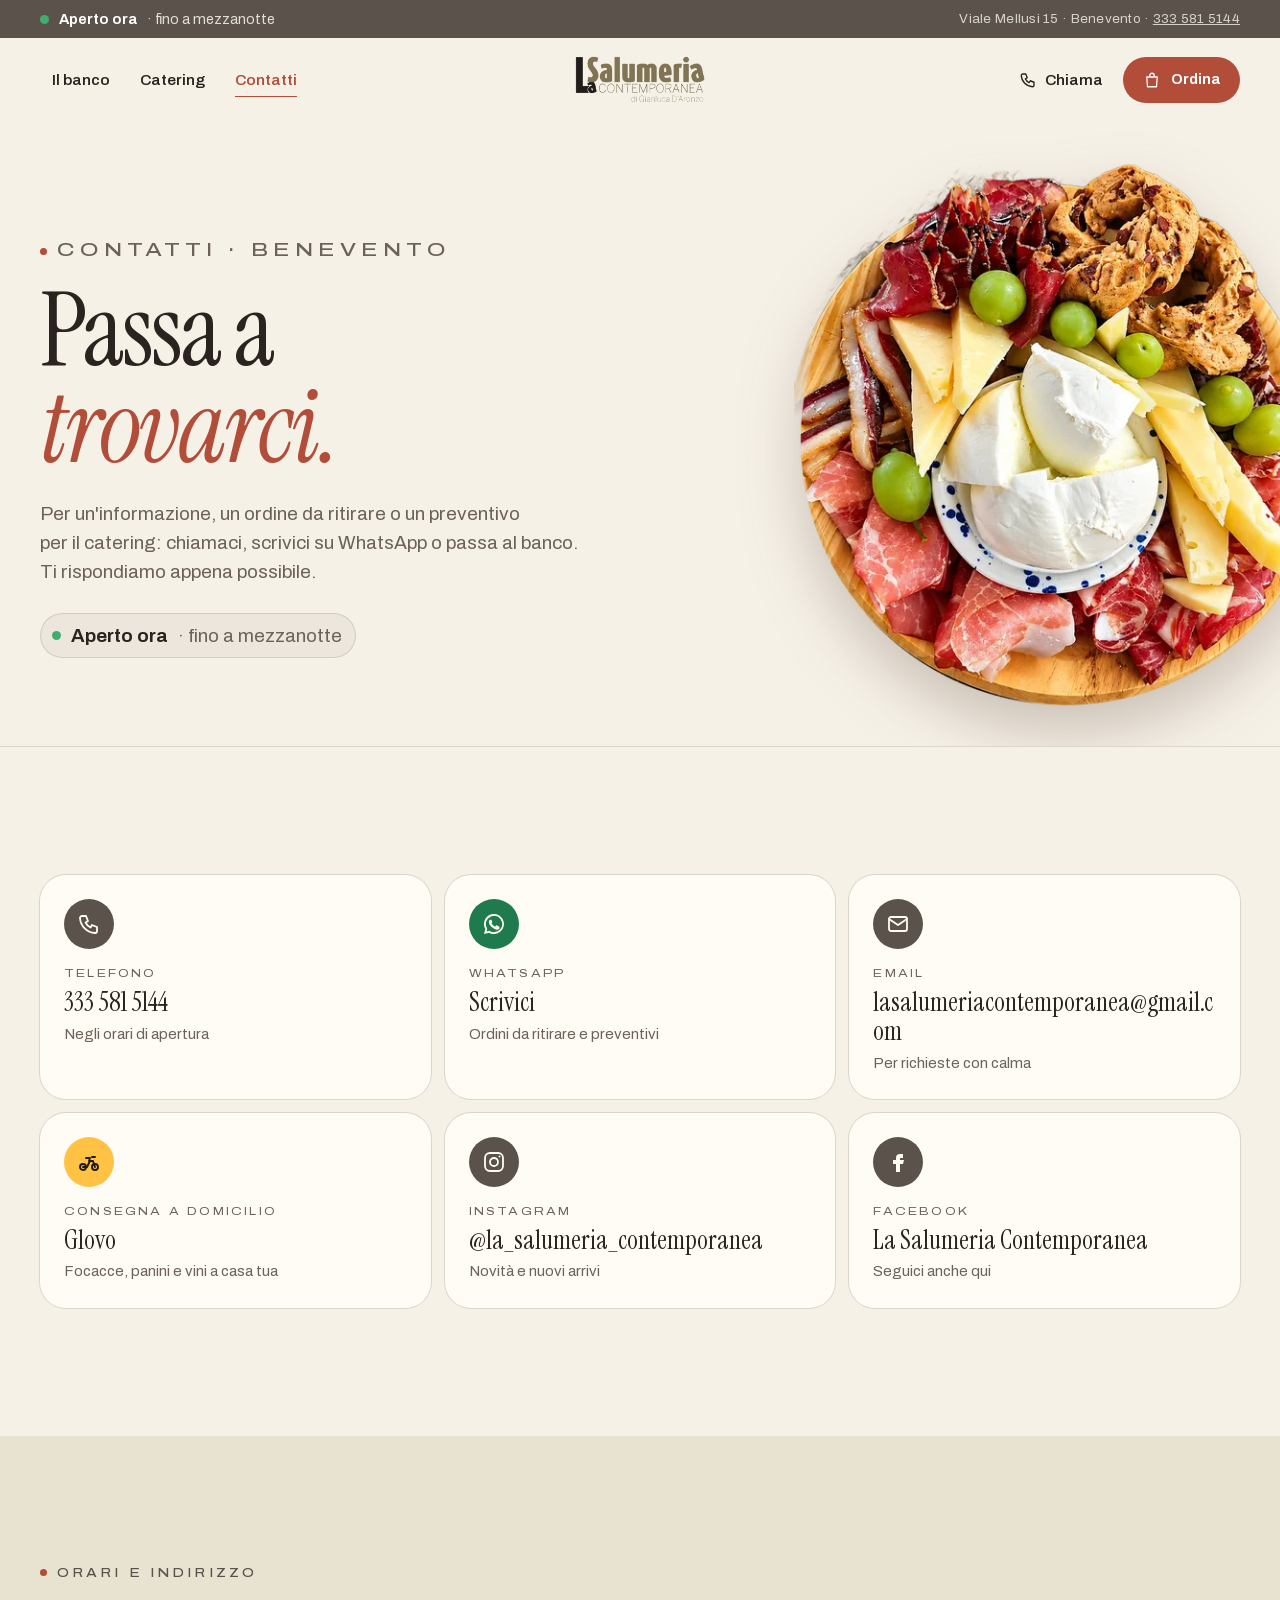
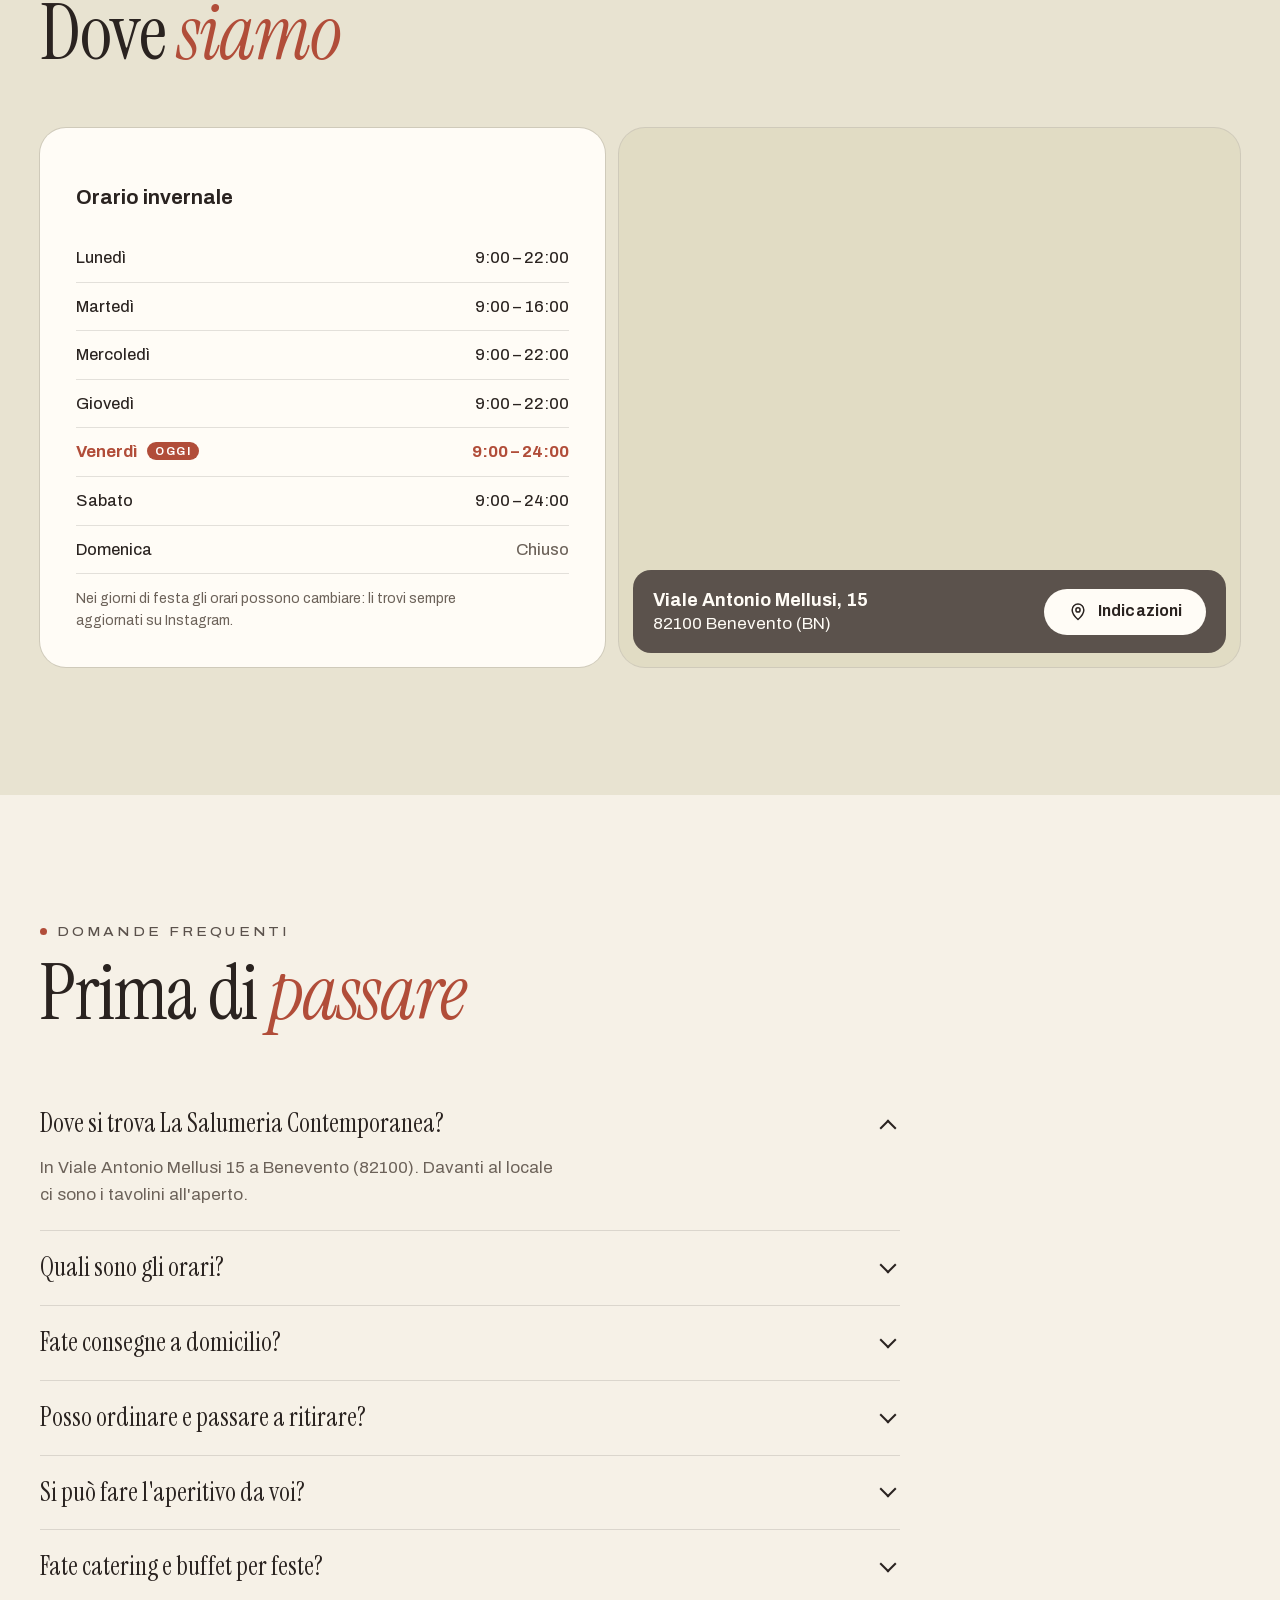
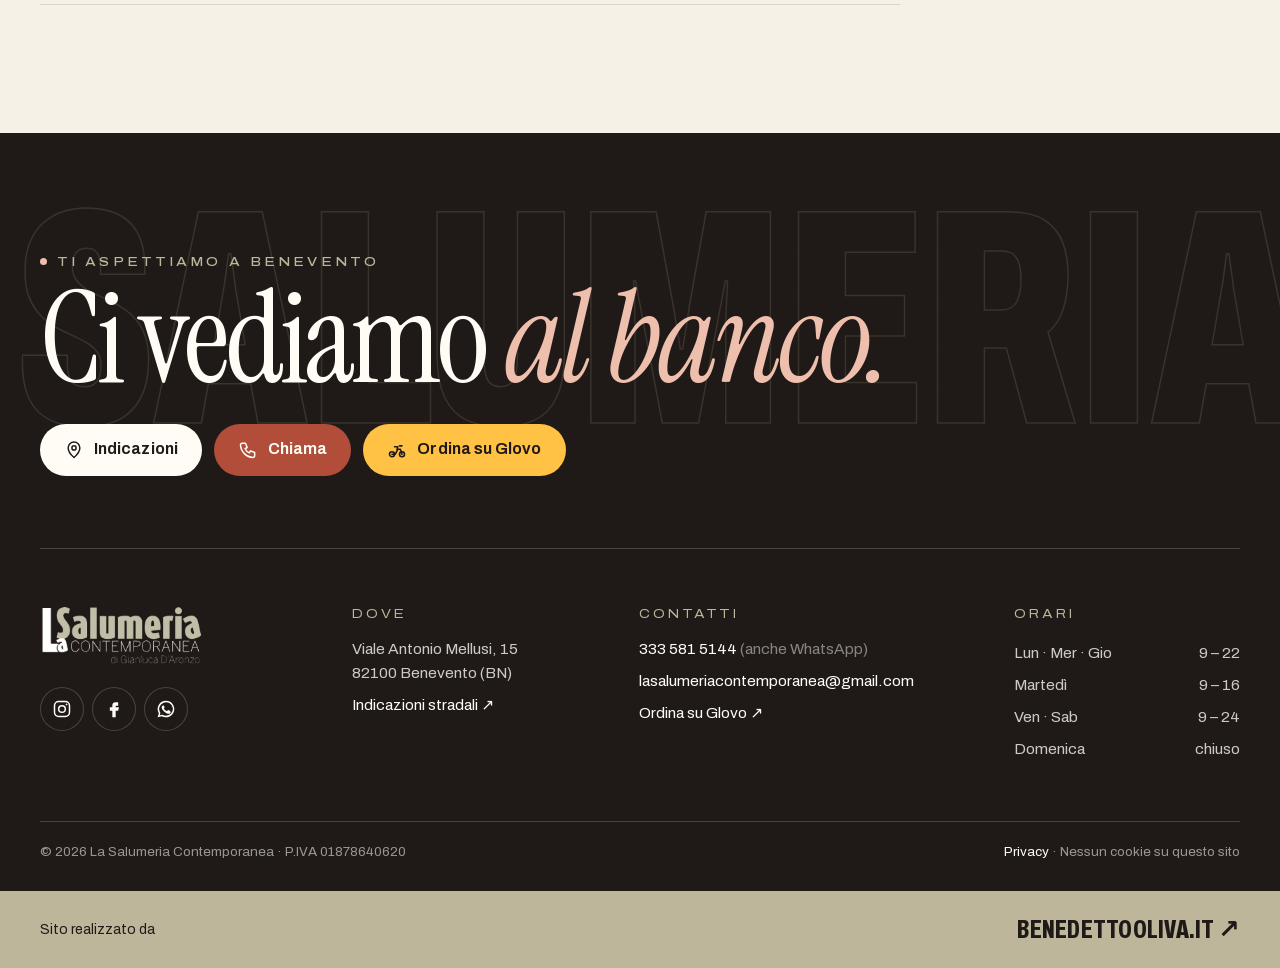
<file: contatti.html>
<!doctype html> <html lang="it" class="no-js"> <head> <meta charset="utf-8"> <meta name="viewport" content="width=device-width,initial-scale=1,viewport-fit=cover"> <title>Contatti, orari e&nbsp;indirizzo · La&nbsp;Salumeria Contemporanea, Viale Mellusi 15 Benevento</title> <meta name="description" content="La Salumeria Contemporanea è in Viale Antonio Mellusi 15 a Benevento. Telefono e WhatsApp 333 581 5144. Aperti dal lunedì al sabato, domenica chiuso. Orari, indicazioni e domande frequenti."> <meta name="robots" content="noindex, nofollow"> <meta name="theme-color" content="#5b524c"> <meta property="og:type" content="website"> <meta property="og:locale" content="it_IT"> <meta property="og:site_name" content="La Salumeria Contemporanea"> <meta property="og:title" content="Contatti, orari e indirizzo · La Salumeria Contemporanea, Viale Mellusi 15 Benevento"> <meta property="og:description" content="La Salumeria Contemporanea è in Viale Antonio Mellusi 15 a Benevento. Telefono e WhatsApp 333 581 5144. Aperti dal lunedì al sabato, domenica chiuso. Orari, indicazioni e domande frequenti."> <meta property="og:image" content="assets/tagliere-900.webp"> <link rel="icon" href="favicon.png" type="image/png"> <link rel="apple-touch-icon" href="apple-touch-icon.png"> <link rel="preload" href="assets/archivo.woff2" as="font" type="font/woff2" crossorigin> <link rel="preload" href="assets/instrument-regular.woff2" as="font" type="font/woff2" crossorigin> <link rel="preload" href="assets/instrument-italic.woff2" as="font" type="font/woff2" crossorigin> <link rel="stylesheet" href="styles.css?v=3"> <script>document.documentElement.className="js"</script> </head> <body> <a class="salta" href="#contenuto">Vai al&nbsp;contenuto</a> <div class="annuncio"> <div class="contenitore annuncio-riga"> <p class="stato" data-stato>Viale Mellusi 15,&nbsp;Benevento</p> <p class="annuncio-dx">Viale Mellusi 15 · Benevento · <a href="tel:+393335815144">333 581&nbsp;5144</a></p> </div> </div> <header class="testata"> <div class="contenitore testata-riga"> <nav aria-label="Principale"><ul class="menu"><li><a href="banco.html">Il&nbsp;banco</a></li><li><a href="catering.html">Catering</a></li><li><a href="contatti.html" aria-current="page">Contatti</a></li></ul></nav> <a class="logo" href="index.html" aria-label="La Salumeria Contemporanea, torna alla home"><img src="assets/logo-scuro.webp" width="464" height="176" alt="La Salumeria Contemporanea di Gianluca D'Aronzo"></a> <div class="testata-azioni"> <a class="testata-tel" href="tel:+393335815144"><svg viewBox="0 0 24 24" fill="none" stroke="currentColor" stroke-width="1.8" stroke-linecap="round" stroke-linejoin="round" aria-hidden="true"><path d="M5 4h4l2 5-2.5 1.5a11 11 0 0 0 5 5L15 13l5 2v4a2 2 0 0 1-2 2A16 16 0 0 1 3 6a2 2 0 0 1 2-2"/></svg><span>Chiama</span></a> <a class="btn btn-prosciutto btn-ordina" href="index.html#ordina" data-ordine-link><svg viewBox="0 0 24 24" fill="none" stroke="currentColor" stroke-width="1.7" stroke-linecap="round" stroke-linejoin="round" aria-hidden="true"><path d="M5 8h14l-1 13H6L5 8ZM9 8V6a3 3 0 0 1 6 0v2"/></svg><span>Ordina</span><b data-conta hidden>0</b></a> <button class="apri-menu" type="button" aria-expanded="false" aria-controls="tendina" aria-label="Apri il menù"><i></i></button> </div> </div> </header> <div class="tendina" id="tendina"> <a class="voce" href="index.html">Home<small>si&nbsp;comincia</small></a><a class="voce" href="banco.html">Il&nbsp;banco<small>salumi, formaggi,&nbsp;cantina</small></a><a class="voce" href="catering.html">Catering<small>feste e&nbsp;buffet</small></a><a class="voce" href="contatti.html">Contatti<small>orari&nbsp;e&nbsp;dove</small></a> <div class="azioni"> <a class="btn btn-prosciutto" href="tel:+393335815144"><svg viewBox="0 0 24 24" fill="none" stroke="currentColor" stroke-width="1.8" stroke-linecap="round" stroke-linejoin="round" aria-hidden="true"><path d="M5 4h4l2 5-2.5 1.5a11 11 0 0 0 5 5L15 13l5 2v4a2 2 0 0 1-2 2A16 16 0 0 1 3 6a2 2 0 0 1 2-2"/></svg>Chiama 333 581 5144</a> <a class="btn btn-whatsapp" href="https://wa.me/393335815144" target="_blank" rel="noopener"><svg viewBox="0 0 24 24" fill="currentColor" aria-hidden="true"><path d="M12 2a10 10 0 0 0-8.6 15.1L2 22l5-1.3A10 10 0 1 0 12 2Zm0 18.2a8.2 8.2 0 0 1-4.2-1.2l-.3-.2-3 .8.8-2.9-.2-.3A8.2 8.2 0 1 1 12 20.2Zm4.5-6.1c-.2-.1-1.5-.7-1.7-.8-.2-.1-.4-.1-.6.1l-.8 1c-.1.2-.3.2-.5.1a6.7 6.7 0 0 1-3.3-2.9c-.3-.4.2-.4.7-1.3.1-.2 0-.3 0-.4l-.8-1.8c-.2-.5-.4-.4-.6-.4h-.5a1 1 0 0 0-.7.3 3 3 0 0 0-.9 2.2 5.2 5.2 0 0 0 1.1 2.8 11.9 11.9 0 0 0 4.6 4c1.7.7 2.3.8 3.2.7.5-.1 1.5-.6 1.7-1.2.2-.6.2-1.1.2-1.2-.1-.1-.2-.2-.5-.3Z"/></svg>Scrivici su&nbsp;WhatsApp</a> </div> </div> <main id="contenuto"> <section class="testa-pagina"> <img class="sfondo" src="assets/tagliere-tondo-560.webp" width="560" height="564" alt=""> <div class="contenitore"> <p class="occhiello">Contatti ·&nbsp;Benevento</p> <h1>Passa a <em>trovarci.</em></h1> <p>Per&nbsp;un'informazione, un&nbsp;ordine da&nbsp;ritirare o&nbsp;un&nbsp;preventivo per&nbsp;il&nbsp;catering: chiamaci, scrivici su&nbsp;WhatsApp o&nbsp;passa al&nbsp;banco. Ti&nbsp;rispondiamo appena&nbsp;possibile.</p> <p class="stato" data-stato style="margin-top:26px">Viale Mellusi 15,&nbsp;Benevento</p> </div> </section> <section class="sezione" aria-labelledby="titolo-canali"> <div class="contenitore"> <h2 class="sr" id="titolo-canali">Come contattarci</h2> <div class="canali"> <a class="canale" href="tel:+393335815144" data-comparsa><span class="ico"><svg viewBox="0 0 24 24" fill="none" stroke="currentColor" stroke-width="1.8" stroke-linecap="round" stroke-linejoin="round" aria-hidden="true"><path d="M5 4h4l2 5-2.5 1.5a11 11 0 0 0 5 5L15 13l5 2v4a2 2 0 0 1-2 2A16 16 0 0 1 3 6a2 2 0 0 1 2-2"/></svg></span><small>Telefono</small><b>333 581 5144</b><span>Negli orari di&nbsp;apertura</span></a> <a class="canale" href="https://wa.me/393335815144" target="_blank" rel="noopener" data-comparsa style="--ritardo:.05s"><span class="ico" style="background:#1f7a4d"><svg viewBox="0 0 24 24" fill="currentColor" aria-hidden="true"><path d="M12 2a10 10 0 0 0-8.6 15.1L2 22l5-1.3A10 10 0 1 0 12 2Zm0 18.2a8.2 8.2 0 0 1-4.2-1.2l-.3-.2-3 .8.8-2.9-.2-.3A8.2 8.2 0 1 1 12 20.2Zm4.5-6.1c-.2-.1-1.5-.7-1.7-.8-.2-.1-.4-.1-.6.1l-.8 1c-.1.2-.3.2-.5.1a6.7 6.7 0 0 1-3.3-2.9c-.3-.4.2-.4.7-1.3.1-.2 0-.3 0-.4l-.8-1.8c-.2-.5-.4-.4-.6-.4h-.5a1 1 0 0 0-.7.3 3 3 0 0 0-.9 2.2 5.2 5.2 0 0 0 1.1 2.8 11.9 11.9 0 0 0 4.6 4c1.7.7 2.3.8 3.2.7.5-.1 1.5-.6 1.7-1.2.2-.6.2-1.1.2-1.2-.1-.1-.2-.2-.5-.3Z"/></svg></span><small>WhatsApp</small><b>Scrivici</b><span>Ordini da&nbsp;ritirare e&nbsp;preventivi</span></a> <a class="canale" href="mailto:lasalumeriacontemporanea@gmail.com" data-comparsa style="--ritardo:.1s"><span class="ico"><svg viewBox="0 0 24 24" fill="none" stroke="currentColor" stroke-width="1.8" stroke-linecap="round" stroke-linejoin="round" aria-hidden="true"><rect x="3" y="5" width="18" height="14" rx="2"/><path d="m3 7 9 6 9-6"/></svg></span><small>Email</small><b>lasalumeriacontemporanea@gmail.com</b><span>Per&nbsp;richieste con&nbsp;calma</span></a> <a class="canale" href="https://glovoapp.com/it/it/benevento/stores/la-salumeria-contemporanea-bvt" target="_blank" rel="noopener" data-comparsa><span class="ico" style="background:#ffc244;color:#1f1a17"><svg viewBox="0 0 24 24" fill="none" stroke="currentColor" stroke-width="1.9" stroke-linecap="round" stroke-linejoin="round" aria-hidden="true"><circle cx="6" cy="17" r="3"/><circle cx="18" cy="17" r="3"/><path d="M6 17h4l3-6h3l2 6M9 8h4l-1 3M15 7h3"/></svg></span><small>Consegna a&nbsp;domicilio</small><b>Glovo</b><span>Focacce, panini e&nbsp;vini a&nbsp;casa tua</span></a> <a class="canale" href="https://www.instagram.com/la_salumeria_contemporanea/" target="_blank" rel="noopener" data-comparsa style="--ritardo:.05s"><span class="ico"><svg viewBox="0 0 24 24" fill="none" stroke="currentColor" stroke-width="1.8" aria-hidden="true"><rect x="3" y="3" width="18" height="18" rx="5"/><circle cx="12" cy="12" r="4"/><circle cx="17.5" cy="6.5" r="1" fill="currentColor" stroke="none"/></svg></span><small>Instagram</small><b>@la_salumeria_contemporanea</b><span>Novità e&nbsp;nuovi arrivi</span></a> <a class="canale" href="https://www.facebook.com/p/La-Salumeria-Contemporanea-61577723782748/" target="_blank" rel="noopener" data-comparsa style="--ritardo:.1s"><span class="ico"><svg viewBox="0 0 24 24" fill="currentColor" aria-hidden="true"><path d="M14 8h3V4h-3a4 4 0 0 0-4 4v2H7v4h3v8h4v-8h3l1-4h-4V8.5c0-.3.2-.5.5-.5Z"/></svg></span><small>Facebook</small><b>La&nbsp;Salumeria Contemporanea</b><span>Seguici anche qui</span></a> </div> </div> </section> <section class="sezione salvia" aria-labelledby="titolo-dove"> <div class="contenitore"> <div class="testa-sezione"> <div data-comparsa> <p class="occhiello">Orari e&nbsp;indirizzo</p> <h2 class="titolo" id="titolo-dove">Dove <em>siamo</em></h2> </div> </div> <div class="dove"> <div class="scheda" data-comparsa> <h3>Orario invernale</h3> <table class="orari"><caption class="sr">Orari di&nbsp;apertura</caption><tbody><tr data-giorno="1"><th scope="row">Lunedì</th><td>9:00 – 22:00</td></tr><tr data-giorno="2"><th scope="row">Martedì</th><td>9:00 – 16:00</td></tr><tr data-giorno="3"><th scope="row">Mercoledì</th><td>9:00 – 22:00</td></tr><tr data-giorno="4"><th scope="row">Giovedì</th><td>9:00 – 22:00</td></tr><tr data-giorno="5"><th scope="row">Venerdì</th><td>9:00 – 24:00</td></tr><tr data-giorno="6"><th scope="row">Sabato</th><td>9:00 – 24:00</td></tr><tr data-giorno="0" class="chiuso-giorno"><th scope="row">Domenica</th><td>Chiuso</td></tr></tbody></table> <p class="nota-piccola">Nei&nbsp;giorni di&nbsp;festa gli&nbsp;orari possono cambiare: li trovi sempre aggiornati su&nbsp;Instagram.</p> </div> <div class="mappa" data-comparsa style="--ritardo:.08s"> <iframe title="Mappa: La Salumeria Contemporanea, Viale Mellusi 15, Benevento" src="https://www.openstreetmap.org/export/embed.html?bbox=14.7826%2C41.1268%2C14.7904%2C41.1308&amp;layer=mapnik&amp;marker=41.128835%2C14.7864963" loading="lazy"></iframe> <div class="mappa-carta"> <address><b>Viale Antonio Mellusi, 15</b>82100 Benevento&nbsp;(BN)</address> <a class="btn btn-chiaro" href="https://www.google.com/maps?cid=1117693368037025932" target="_blank" rel="noopener"><svg viewBox="0 0 24 24" fill="none" stroke="currentColor" stroke-width="1.8" stroke-linecap="round" stroke-linejoin="round" aria-hidden="true"><path d="M12 21s-7-6.2-7-11.5a7 7 0 0 1 14 0C19 14.8 12 21 12 21Z"/><circle cx="12" cy="9.5" r="2.5"/></svg>Indicazioni</a> </div> </div> </div> </div> </section> <section class="sezione" aria-labelledby="titolo-domande"> <div class="contenitore"> <div class="testa-sezione"> <div data-comparsa> <p class="occhiello">Domande&nbsp;frequenti</p> <h2 class="titolo" id="titolo-domande">Prima di <em>passare</em></h2> </div> </div> <div class="domande" data-comparsa> <details open><summary>Dove si&nbsp;trova La&nbsp;Salumeria Contemporanea?</summary><p>In&nbsp;Viale Antonio Mellusi 15 a&nbsp;Benevento (82100). Davanti al&nbsp;locale ci&nbsp;sono i&nbsp;tavolini&nbsp;all'aperto.</p></details> <details><summary>Quali sono gli&nbsp;orari?</summary><p>Lunedì, mercoledì e&nbsp;giovedì dalle 9 alle&nbsp;22; martedì dalle 9 alle&nbsp;16; venerdì e&nbsp;sabato dalle 9 a&nbsp;mezzanotte. La&nbsp;domenica siamo&nbsp;chiusi.</p></details> <details><summary>Fate consegne a&nbsp;domicilio?</summary><p>Sì, con&nbsp;Glovo: focacce, panini, bibite e&nbsp;vini. Cerca «La&nbsp;Salumeria Contemporanea» nell'app o <a href="https://glovoapp.com/it/it/benevento/stores/la-salumeria-contemporanea-bvt" target="_blank" rel="noopener">apri la&nbsp;nostra pagina Glovo</a>.</p></details> <details><summary>Posso ordinare e&nbsp;passare a&nbsp;ritirare?</summary><p>Certo. Scrivici su&nbsp;WhatsApp al&nbsp;333 581 5144 cosa ti&nbsp;serve e&nbsp;a&nbsp;che ora passi: lo&nbsp;trovi pronto al&nbsp;banco.</p></details> <details><summary>Si&nbsp;può fare l'aperitivo da&nbsp;voi?</summary><p>Sì: taglieri di&nbsp;salumi e&nbsp;formaggi, focacce e&nbsp;un&nbsp;calice di&nbsp;vino, ai&nbsp;tavolini. Il&nbsp;venerdì e&nbsp;il&nbsp;sabato siamo aperti fino a&nbsp;mezzanotte.</p></details> <details><summary>Fate catering e&nbsp;buffet per&nbsp;feste?</summary><p>Sì, per&nbsp;feste private, lauree, compleanni, aperitivi e&nbsp;festività. <a href="catering.html">Chiedi un&nbsp;preventivo</a> in&nbsp;un&nbsp;minuto.</p></details> </div> </div> </section> <script type="application/ld+json"> {
      "@context": "https://schema.org",
      "@type": "FAQPage",
      "mainEntity": [
        { "@type": "Question", "name": "Dove si trova La Salumeria Contemporanea?", "acceptedAnswer": { "@type": "Answer", "text": "In Viale Antonio Mellusi 15 a Benevento (82100)." } },
        { "@type": "Question", "name": "Quali sono gli orari?", "acceptedAnswer": { "@type": "Answer", "text": "Lunedì, mercoledì e giovedì dalle 9 alle 22; martedì dalle 9 alle 16; venerdì e sabato dalle 9 a mezzanotte. Domenica chiuso." } },
        { "@type": "Question", "name": "Fate consegne a domicilio?", "acceptedAnswer": { "@type": "Answer", "text": "Sì, con Glovo: focacce, panini, bibite e vini." } },
        { "@type": "Question", "name": "Posso ordinare e passare a ritirare?", "acceptedAnswer": { "@type": "Answer", "text": "Sì, scrivendo su WhatsApp al 333 581 5144 cosa serve e a che ora si passa." } },
        { "@type": "Question", "name": "Fate catering e buffet per feste?", "acceptedAnswer": { "@type": "Answer", "text": "Sì, per feste private, lauree, compleanni, aperitivi e festività, con buffet personalizzati." } }
      ]
    } </script> </main> <footer class="piede"> <div class="contenitore piede-saluto"> <p class="occhiello">Ti&nbsp;aspettiamo a&nbsp;Benevento</p> <p class="piede-titolo">Ci&nbsp;vediamo <em>al&nbsp;banco.</em></p> <div class="hero-azioni"> <a class="btn btn-chiaro" href="https://www.google.com/maps?cid=1117693368037025932" target="_blank" rel="noopener"><svg viewBox="0 0 24 24" fill="none" stroke="currentColor" stroke-width="1.8" stroke-linecap="round" stroke-linejoin="round" aria-hidden="true"><path d="M12 21s-7-6.2-7-11.5a7 7 0 0 1 14 0C19 14.8 12 21 12 21Z"/><circle cx="12" cy="9.5" r="2.5"/></svg>Indicazioni</a> <a class="btn btn-prosciutto" href="tel:+393335815144"><svg viewBox="0 0 24 24" fill="none" stroke="currentColor" stroke-width="1.8" stroke-linecap="round" stroke-linejoin="round" aria-hidden="true"><path d="M5 4h4l2 5-2.5 1.5a11 11 0 0 0 5 5L15 13l5 2v4a2 2 0 0 1-2 2A16 16 0 0 1 3 6a2 2 0 0 1 2-2"/></svg>Chiama</a> <a class="btn btn-glovo" href="https://glovoapp.com/it/it/benevento/stores/la-salumeria-contemporanea-bvt" target="_blank" rel="noopener"><svg viewBox="0 0 24 24" fill="none" stroke="currentColor" stroke-width="1.9" stroke-linecap="round" stroke-linejoin="round" aria-hidden="true"><circle cx="6" cy="17" r="3"/><circle cx="18" cy="17" r="3"/><path d="M6 17h4l3-6h3l2 6M9 8h4l-1 3M15 7h3"/></svg>Ordina su&nbsp;Glovo</a> </div> </div> <div class="contenitore piede-griglia"> <div> <a class="logo" href="index.html" aria-label="La Salumeria Contemporanea, home"><img src="assets/logo-chiaro.webp" width="464" height="176" alt="La Salumeria Contemporanea di Gianluca D'Aronzo" loading="lazy"></a> <div class="social"> <a href="https://www.instagram.com/la_salumeria_contemporanea/" target="_blank" rel="noopener" aria-label="Instagram"><svg viewBox="0 0 24 24" fill="none" stroke="currentColor" stroke-width="1.8" aria-hidden="true"><rect x="3" y="3" width="18" height="18" rx="5"/><circle cx="12" cy="12" r="4"/><circle cx="17.5" cy="6.5" r="1" fill="currentColor" stroke="none"/></svg></a> <a href="https://www.facebook.com/p/La-Salumeria-Contemporanea-61577723782748/" target="_blank" rel="noopener" aria-label="Facebook"><svg viewBox="0 0 24 24" fill="currentColor" aria-hidden="true"><path d="M14 8h3V4h-3a4 4 0 0 0-4 4v2H7v4h3v8h4v-8h3l1-4h-4V8.5c0-.3.2-.5.5-.5Z"/></svg></a> <a href="https://wa.me/393335815144" target="_blank" rel="noopener" aria-label="WhatsApp"><svg viewBox="0 0 24 24" fill="currentColor" aria-hidden="true"><path d="M12 2a10 10 0 0 0-8.6 15.1L2 22l5-1.3A10 10 0 1 0 12 2Zm0 18.2a8.2 8.2 0 0 1-4.2-1.2l-.3-.2-3 .8.8-2.9-.2-.3A8.2 8.2 0 1 1 12 20.2Zm4.5-6.1c-.2-.1-1.5-.7-1.7-.8-.2-.1-.4-.1-.6.1l-.8 1c-.1.2-.3.2-.5.1a6.7 6.7 0 0 1-3.3-2.9c-.3-.4.2-.4.7-1.3.1-.2 0-.3 0-.4l-.8-1.8c-.2-.5-.4-.4-.6-.4h-.5a1 1 0 0 0-.7.3 3 3 0 0 0-.9 2.2 5.2 5.2 0 0 0 1.1 2.8 11.9 11.9 0 0 0 4.6 4c1.7.7 2.3.8 3.2.7.5-.1 1.5-.6 1.7-1.2.2-.6.2-1.1.2-1.2-.1-.1-.2-.2-.5-.3Z"/></svg></a> </div> </div> <div> <h2>Dove</h2> <p>Viale Antonio Mellusi, 15<br>82100 Benevento&nbsp;(BN)</p> <p><a href="https://www.google.com/maps?cid=1117693368037025932" target="_blank" rel="noopener">Indicazioni stradali&nbsp;↗</a></p> </div> <div> <h2>Contatti</h2> <p><a href="tel:+393335815144">333 581 5144</a> <span style="opacity:.6">(anche&nbsp;WhatsApp)</span></p> <p><a href="mailto:lasalumeriacontemporanea@gmail.com">lasalumeriacontemporanea@gmail.com</a></p> <p><a href="https://glovoapp.com/it/it/benevento/stores/la-salumeria-contemporanea-bvt" target="_blank" rel="noopener">Ordina su&nbsp;Glovo&nbsp;↗</a></p> </div> <div> <h2>Orari</h2> <ul class="orari-brevi"> <li><span>Lun · Mer · Gio</span><span>9 –&nbsp;22</span></li> <li><span>Martedì</span><span>9 –&nbsp;16</span></li> <li><span>Ven · Sab</span><span>9 –&nbsp;24</span></li> <li><span>Domenica</span><span>chiuso</span></li> </ul> </div> </div> <div class="contenitore piede-fondo"> <span>© <span data-anno>2026</span> La&nbsp;Salumeria Contemporanea · P.IVA 01878640620</span> <span><a href="privacy.html">Privacy</a> · Nessun cookie su&nbsp;questo sito</span> </div> <p class="piede-marchio" aria-hidden="true">Salumeria</p> <a class="firma" href="https://benedettooliva.it" target="_blank" rel="noopener"> <span class="contenitore"><span>Sito realizzato da</span><b>benedettooliva.it ↗</b></span> </a> </footer> <nav class="barra-azioni" aria-label="Azioni rapide"> <a href="tel:+393335815144"><svg viewBox="0 0 24 24" fill="none" stroke="currentColor" stroke-width="1.8" stroke-linecap="round" stroke-linejoin="round" aria-hidden="true"><path d="M5 4h4l2 5-2.5 1.5a11 11 0 0 0 5 5L15 13l5 2v4a2 2 0 0 1-2 2A16 16 0 0 1 3 6a2 2 0 0 1 2-2"/></svg>Chiama</a> <a class="ordina" href="index.html#ordina" data-ordine-link><svg viewBox="0 0 24 24" fill="none" stroke="currentColor" stroke-width="1.7" stroke-linecap="round" stroke-linejoin="round" aria-hidden="true"><path d="M5 8h14l-1 13H6L5 8ZM9 8V6a3 3 0 0 1 6 0v2"/></svg>Ordina e&nbsp;ritira</a> <a class="glovo" href="https://glovoapp.com/it/it/benevento/stores/la-salumeria-contemporanea-bvt" target="_blank" rel="noopener"><svg viewBox="0 0 24 24" fill="none" stroke="currentColor" stroke-width="1.9" stroke-linecap="round" stroke-linejoin="round" aria-hidden="true"><circle cx="6" cy="17" r="3"/><circle cx="18" cy="17" r="3"/><path d="M6 17h4l3-6h3l2 6M9 8h4l-1 3M15 7h3"/></svg>Glovo</a> </nav> <div class="barra-ordine" aria-live="polite"> <span class="barra-ordine-conta"><b data-conta>0</b> <span data-conta-testo>prodotti nell'ordine</span></span> <button class="btn btn-prosciutto" type="button" data-apri-ordine>Completa l'ordine</button> </div> <dialog class="foglio" id="foglio-ordine" aria-labelledby="titolo-ordine" tabindex="-1" autofocus> <form id="ordine" novalidate> <div class="foglio-testa"> <div> <p class="occhiello">Da&nbsp;ritirare al&nbsp;banco</p> <h2 id="titolo-ordine">Il&nbsp;tuo <em>ordine</em></h2> </div> <button class="foglio-chiudi" type="button" data-chiudi-ordine aria-label="Chiudi"><svg viewBox="0 0 24 24" width="20" height="20" fill="none" stroke="currentColor" stroke-width="2" stroke-linecap="round" aria-hidden="true"><path d="M6 6l12 12M18 6 6 18"/></svg></button> </div> <div class="foglio-corpo"> <div class="foglio-vuoto" data-vuoto hidden> <p><b>Ancora&nbsp;vuoto.</b></p> <p>Aggiungi quello che vuoi: alla&nbsp;fine ti&nbsp;apriamo WhatsApp con&nbsp;l'ordine già&nbsp;scritto.</p> <a class="btn btn-prosciutto" href="index.html#ordina" data-chiudi-ordine>Scegli dal&nbsp;menù</a> </div> <ul class="foglio-lista" data-lista></ul> <div class="foglio-dati" data-dati> <a class="foglio-altro" href="index.html#ordina" data-chiudi-ordine><svg viewBox="0 0 24 24" width="18" height="18" fill="none" stroke="currentColor" stroke-width="2.2" stroke-linecap="round" aria-hidden="true"><path d="M12 5v14M5 12h14"/></svg>Aggiungi altro</a> <div class="campo"><label for="ritiro">Quando passi</label><select id="ritiro" name="ritiro"></select></div> <p class="foglio-nota" data-ritiro-nota hidden></p> <div class="campo"><label for="nome-ordine">Il&nbsp;tuo nome</label><input type="text" id="nome-ordine" name="nome" autocomplete="given-name" required></div> <fieldset class="foglio-paga"> <legend>Come paghi al&nbsp;ritiro</legend> <div class="scelte"> <label><input type="radio" name="paga" value="contanti" checked="checked"><span>Contanti</span></label> <label><input type="radio" name="paga" value="bancomat o carta"><span>Bancomat o&nbsp;carta</span></label> </div> </fieldset> <div class="campo"><label for="note-ordine">Altro dal&nbsp;banco <small>facoltativo</small></label><textarea id="note-ordine" name="note" rows="2" placeholder="Es. 2 etti di capocollo affettato sottile, una mozzarella…"></textarea></div> </div> </div> <div class="foglio-piede" data-piede> <p class="avviso" data-avviso role="alert"></p> <button class="btn btn-whatsapp" type="submit"><svg viewBox="0 0 24 24" fill="currentColor" aria-hidden="true"><path d="M12 2a10 10 0 0 0-8.6 15.1L2 22l5-1.3A10 10 0 1 0 12 2Zm0 18.2a8.2 8.2 0 0 1-4.2-1.2l-.3-.2-3 .8.8-2.9-.2-.3A8.2 8.2 0 1 1 12 20.2Zm4.5-6.1c-.2-.1-1.5-.7-1.7-.8-.2-.1-.4-.1-.6.1l-.8 1c-.1.2-.3.2-.5.1a6.7 6.7 0 0 1-3.3-2.9c-.3-.4.2-.4.7-1.3.1-.2 0-.3 0-.4l-.8-1.8c-.2-.5-.4-.4-.6-.4h-.5a1 1 0 0 0-.7.3 3 3 0 0 0-.9 2.2 5.2 5.2 0 0 0 1.1 2.8 11.9 11.9 0 0 0 4.6 4c1.7.7 2.3.8 3.2.7.5-.1 1.5-.6 1.7-1.2.2-.6.2-1.1.2-1.2-.1-.1-.2-.2-.5-.3Z"/></svg>Invia l'ordine su&nbsp;WhatsApp</button> <p class="nota-piccola">Nessun pagamento online: paghi al&nbsp;ritiro. Gianluca ti&nbsp;risponde su&nbsp;WhatsApp con&nbsp;la&nbsp;conferma e&nbsp;il&nbsp;conto. Vuoi riceverlo a&nbsp;casa? <a href="https://glovoapp.com/it/it/benevento/stores/la-salumeria-contemporanea-bvt" target="_blank" rel="noopener">Ordina su&nbsp;Glovo</a>.</p> </div> </form> </dialog> <dialog class="scheda-ordine" id="scheda-prodotto" aria-label="Scegli e aggiungi" tabindex="-1" autofocus> <button class="foglio-chiudi scheda-chiudi" type="button" data-scheda-chiudi aria-label="Chiudi"><svg viewBox="0 0 24 24" width="20" height="20" fill="none" stroke="currentColor" stroke-width="2" stroke-linecap="round" aria-hidden="true"><path d="M6 6l12 12M18 6 6 18"/></svg></button> <div class="scheda-corpo" data-scheda-corpo></div> <div class="scheda-piede"> <div class="quantita-grande"><button type="button" data-scheda-meno aria-label="Uno in meno"><svg viewBox="0 0 24 24" width="18" height="18" fill="none" stroke="currentColor" stroke-width="2.2" stroke-linecap="round" aria-hidden="true"><path d="M5 12h14"/></svg></button><b data-scheda-q aria-live="polite">1</b><button type="button" data-scheda-piu aria-label="Uno in più"><svg viewBox="0 0 24 24" width="18" height="18" fill="none" stroke="currentColor" stroke-width="2.2" stroke-linecap="round" aria-hidden="true"><path d="M12 5v14M5 12h14"/></svg></button></div> <button class="btn btn-prosciutto" type="button" data-scheda-ok>Aggiungi</button> </div> </dialog> <div class="avviso-aggiunto" data-toast role="status" aria-live="polite"></div> <script>window.ORDINE={pani:["Rosetta","Sfilatino","Ciabatta","Marsigliese"],voci:{"fo-bresaola":{nome:"Focaccia bresaola, rucola e grana",desc:"Bresaola, rucola e scaglie di grana.",foto:"assets/fo-bresaola-720.webp",togli:["rucola","scaglie di grana"]},"fo-bufala":{nome:"Focaccia pomodoro e bufala",desc:"Pomodoro e mozzarella di bufala: semplice e fresca.",foto:"assets/fo-bufala-720.webp",togli:["pomodoro"]},"fo-capocollo":{nome:"Focaccia capocollo e gorgonzola",desc:"Capocollo e gorgonzola dolce, sapido e cremoso.",foto:"assets/fo-capocollo-720.webp",togli:["gorgonzola"]},"fo-mortadella":{nome:"Focaccia mortadella e provolone",desc:"Il classico che mette tutti d'accordo.",foto:"assets/fo-mortadella-720.webp",togli:["provolone"]},"pa-pistacchio":{nome:"Panino mortadella e pistacchio",desc:"Mortadella, stracciatella e pesto di pistacchio.",foto:"assets/pa-pistacchio-720.webp",togli:["stracciatella","pesto di pistacchio"],pane:!0},"pa-salame":{nome:"Panino salame e caciocavallo",desc:"Salame Milano, caciocavallo e pomodori secchi.",foto:"assets/pa-salame-720.webp",togli:["caciocavallo","pomodori secchi"],pane:!0},"pa-crudo":{nome:"Panino crudo e bufala",desc:"Prosciutto crudo e mozzarella di bufala.",foto:"assets/pa-crudo-720.webp",togli:["mozzarella di bufala"],pane:!0},"pa-cotto":{nome:"Panino cotto, provola e melanzane",desc:"Prosciutto cotto, provola e melanzane grigliate.",foto:"assets/pa-cotto-720.webp",togli:["provola","melanzane grigliate"],pane:!0},"pa-polpo":{nome:"Panino con il polpo",desc:"Rosetta croccante, polpo scottato al punto giusto e verdura saltata. Solo il venerdì.",foto:"assets/panino-polpo-480.webp",togli:["verdura saltata"],giorno:5}}}</script> <script src="sito.js?v=3" defer="defer"></script> </body> </html>
</file>
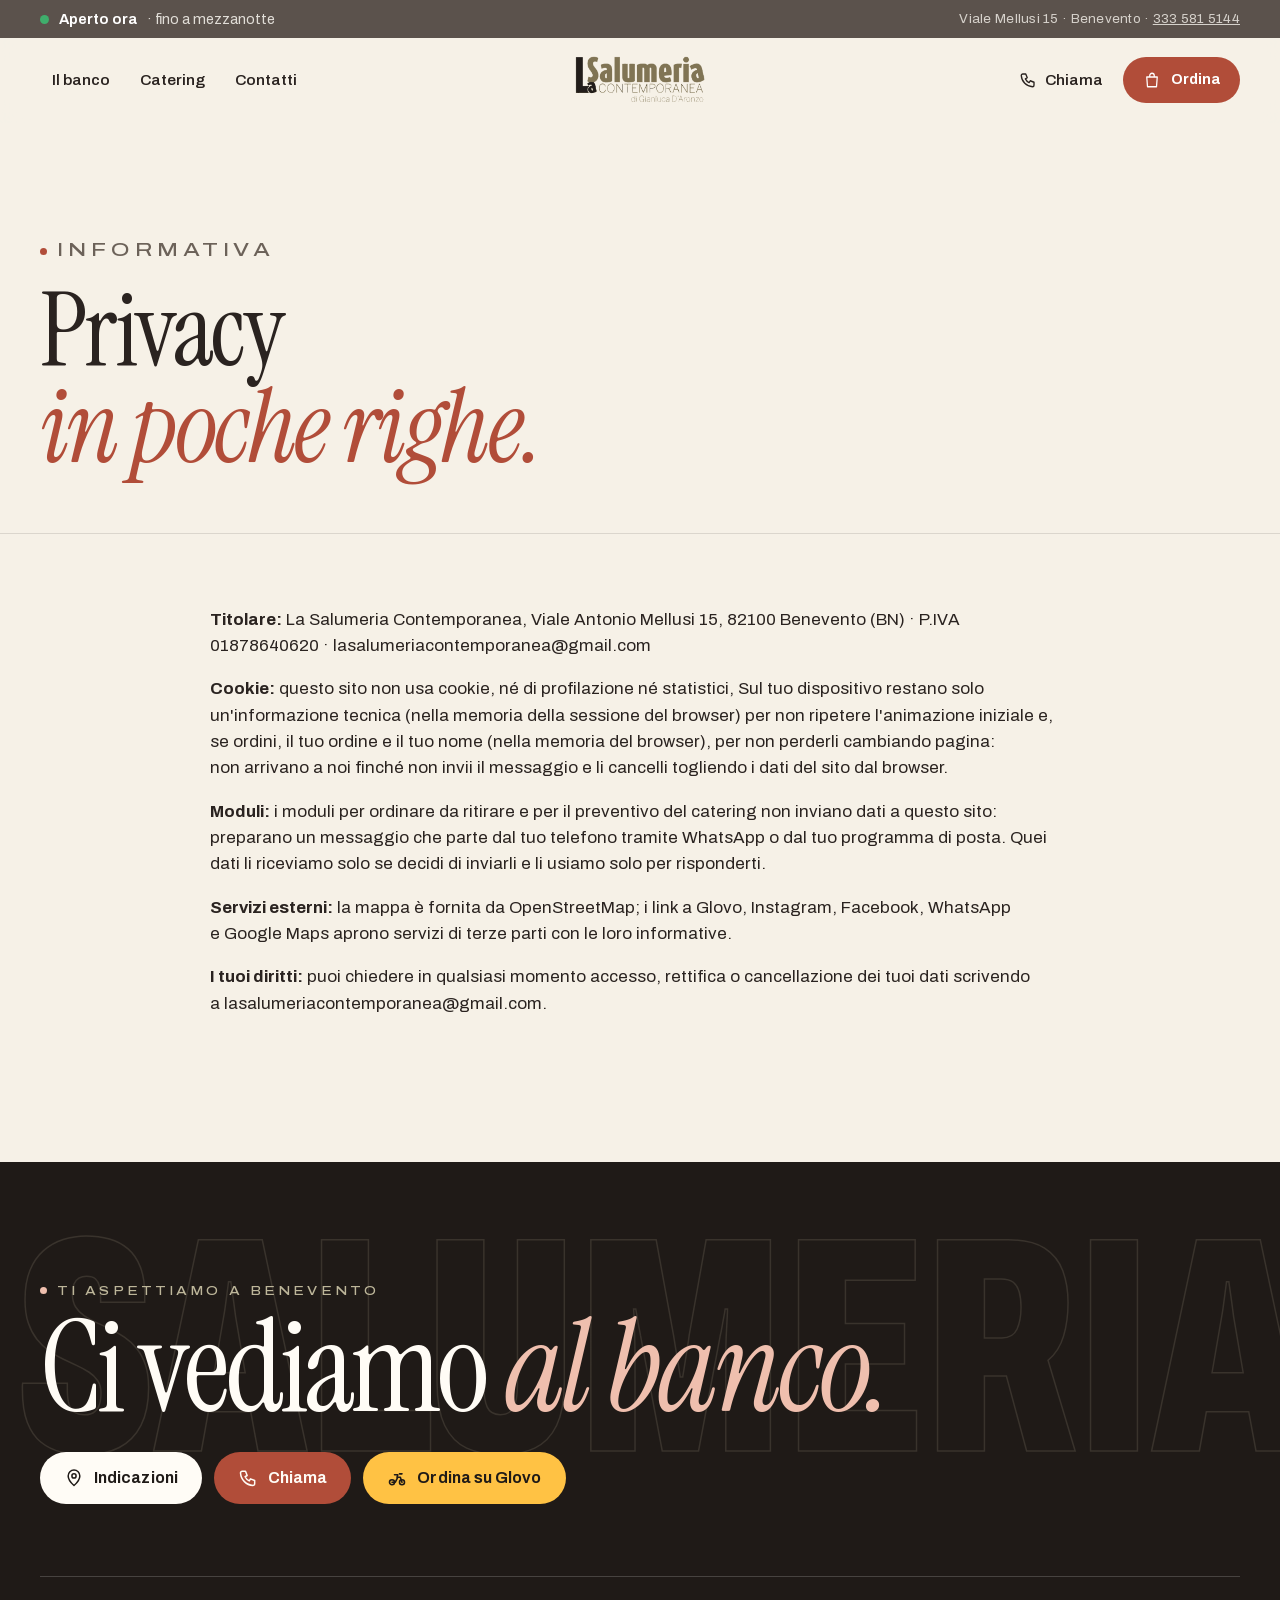
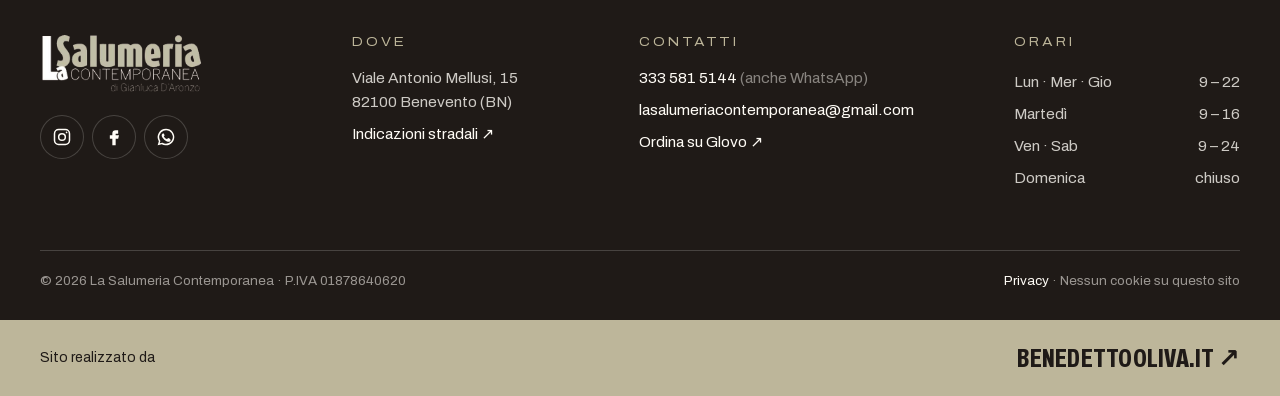
<file: privacy.html>
<!doctype html> <html lang="it" class="no-js"> <head> <meta charset="utf-8"> <meta name="viewport" content="width=device-width,initial-scale=1,viewport-fit=cover"> <title>Privacy · La&nbsp;Salumeria Contemporanea</title> <meta name="description" content="Informativa privacy del sito della Salumeria Contemporanea: nessun cookie, nessun dato raccolto."> <meta name="robots" content="noindex, nofollow"> <meta name="theme-color" content="#5b524c"> <meta property="og:type" content="website"> <meta property="og:locale" content="it_IT"> <meta property="og:site_name" content="La Salumeria Contemporanea"> <meta property="og:title" content="Privacy · La Salumeria Contemporanea"> <meta property="og:description" content="Informativa privacy del sito della Salumeria Contemporanea: nessun cookie, nessun dato raccolto."> <meta property="og:image" content="assets/tagliere-900.webp"> <link rel="icon" href="favicon.png" type="image/png"> <link rel="apple-touch-icon" href="apple-touch-icon.png"> <link rel="preload" href="assets/archivo.woff2" as="font" type="font/woff2" crossorigin> <link rel="preload" href="assets/instrument-regular.woff2" as="font" type="font/woff2" crossorigin> <link rel="preload" href="assets/instrument-italic.woff2" as="font" type="font/woff2" crossorigin> <link rel="stylesheet" href="styles.css?v=3"> <script>document.documentElement.className="js"</script> </head> <body> <a class="salta" href="#contenuto">Vai al&nbsp;contenuto</a> <div class="annuncio"> <div class="contenitore annuncio-riga"> <p class="stato" data-stato>Viale Mellusi 15,&nbsp;Benevento</p> <p class="annuncio-dx">Viale Mellusi 15 · Benevento · <a href="tel:+393335815144">333 581&nbsp;5144</a></p> </div> </div> <header class="testata"> <div class="contenitore testata-riga"> <nav aria-label="Principale"><ul class="menu"><li><a href="banco.html">Il&nbsp;banco</a></li><li><a href="catering.html">Catering</a></li><li><a href="contatti.html">Contatti</a></li></ul></nav> <a class="logo" href="index.html" aria-label="La Salumeria Contemporanea, torna alla home"><img src="assets/logo-scuro.webp" width="464" height="176" alt="La Salumeria Contemporanea di Gianluca D'Aronzo"></a> <div class="testata-azioni"> <a class="testata-tel" href="tel:+393335815144"><svg viewBox="0 0 24 24" fill="none" stroke="currentColor" stroke-width="1.8" stroke-linecap="round" stroke-linejoin="round" aria-hidden="true"><path d="M5 4h4l2 5-2.5 1.5a11 11 0 0 0 5 5L15 13l5 2v4a2 2 0 0 1-2 2A16 16 0 0 1 3 6a2 2 0 0 1 2-2"/></svg><span>Chiama</span></a> <a class="btn btn-prosciutto btn-ordina" href="index.html#ordina" data-ordine-link><svg viewBox="0 0 24 24" fill="none" stroke="currentColor" stroke-width="1.7" stroke-linecap="round" stroke-linejoin="round" aria-hidden="true"><path d="M5 8h14l-1 13H6L5 8ZM9 8V6a3 3 0 0 1 6 0v2"/></svg><span>Ordina</span><b data-conta hidden>0</b></a> <button class="apri-menu" type="button" aria-expanded="false" aria-controls="tendina" aria-label="Apri il menù"><i></i></button> </div> </div> </header> <div class="tendina" id="tendina"> <a class="voce" href="index.html">Home<small>si&nbsp;comincia</small></a><a class="voce" href="banco.html">Il&nbsp;banco<small>salumi, formaggi,&nbsp;cantina</small></a><a class="voce" href="catering.html">Catering<small>feste e&nbsp;buffet</small></a><a class="voce" href="contatti.html">Contatti<small>orari&nbsp;e&nbsp;dove</small></a> <div class="azioni"> <a class="btn btn-prosciutto" href="tel:+393335815144"><svg viewBox="0 0 24 24" fill="none" stroke="currentColor" stroke-width="1.8" stroke-linecap="round" stroke-linejoin="round" aria-hidden="true"><path d="M5 4h4l2 5-2.5 1.5a11 11 0 0 0 5 5L15 13l5 2v4a2 2 0 0 1-2 2A16 16 0 0 1 3 6a2 2 0 0 1 2-2"/></svg>Chiama 333 581 5144</a> <a class="btn btn-whatsapp" href="https://wa.me/393335815144" target="_blank" rel="noopener"><svg viewBox="0 0 24 24" fill="currentColor" aria-hidden="true"><path d="M12 2a10 10 0 0 0-8.6 15.1L2 22l5-1.3A10 10 0 1 0 12 2Zm0 18.2a8.2 8.2 0 0 1-4.2-1.2l-.3-.2-3 .8.8-2.9-.2-.3A8.2 8.2 0 1 1 12 20.2Zm4.5-6.1c-.2-.1-1.5-.7-1.7-.8-.2-.1-.4-.1-.6.1l-.8 1c-.1.2-.3.2-.5.1a6.7 6.7 0 0 1-3.3-2.9c-.3-.4.2-.4.7-1.3.1-.2 0-.3 0-.4l-.8-1.8c-.2-.5-.4-.4-.6-.4h-.5a1 1 0 0 0-.7.3 3 3 0 0 0-.9 2.2 5.2 5.2 0 0 0 1.1 2.8 11.9 11.9 0 0 0 4.6 4c1.7.7 2.3.8 3.2.7.5-.1 1.5-.6 1.7-1.2.2-.6.2-1.1.2-1.2-.1-.1-.2-.2-.5-.3Z"/></svg>Scrivici su&nbsp;WhatsApp</a> </div> </div> <main id="contenuto"> <section class="testa-pagina" style="padding-bottom:56px"> <div class="contenitore"> <p class="occhiello">Informativa</p> <h1>Privacy <em>in&nbsp;poche righe.</em></h1> </div> </section> <section class="sezione" style="padding-top:56px"> <div class="contenitore domande" style="font-size:17px"> <p><b>Titolare:</b> La&nbsp;Salumeria Contemporanea, Viale Antonio Mellusi 15, 82100 Benevento (BN) · P.IVA 01878640620 · lasalumeriacontemporanea@gmail.com</p> <p><b>Cookie:</b> questo sito non&nbsp;usa cookie, né&nbsp;di&nbsp;profilazione né&nbsp;statistici, Sul&nbsp;tuo dispositivo restano solo un'informazione tecnica (nella&nbsp;memoria della&nbsp;sessione del&nbsp;browser) per&nbsp;non&nbsp;ripetere l'animazione iniziale e, se ordini, il&nbsp;tuo ordine e&nbsp;il&nbsp;tuo nome (nella&nbsp;memoria del&nbsp;browser), per&nbsp;non&nbsp;perderli cambiando pagina: non&nbsp;arrivano a&nbsp;noi finché non&nbsp;invii il&nbsp;messaggio e&nbsp;li cancelli togliendo i&nbsp;dati del&nbsp;sito dal&nbsp;browser.</p> <p><b>Moduli:</b> i&nbsp;moduli per&nbsp;ordinare da&nbsp;ritirare e&nbsp;per&nbsp;il&nbsp;preventivo del&nbsp;catering non&nbsp;inviano dati a&nbsp;questo sito: preparano un&nbsp;messaggio che parte dal&nbsp;tuo telefono tramite WhatsApp o&nbsp;dal&nbsp;tuo programma di&nbsp;posta. Quei dati li riceviamo solo se decidi di&nbsp;inviarli e&nbsp;li usiamo solo per&nbsp;risponderti.</p> <p><b>Servizi esterni:</b> la&nbsp;mappa è&nbsp;fornita da&nbsp;OpenStreetMap; i&nbsp;link a&nbsp;Glovo, Instagram, Facebook, WhatsApp e&nbsp;Google Maps aprono servizi di&nbsp;terze parti con&nbsp;le&nbsp;loro&nbsp;informative.</p> <p><b>I&nbsp;tuoi diritti:</b> puoi chiedere in&nbsp;qualsiasi momento accesso, rettifica o&nbsp;cancellazione dei&nbsp;tuoi dati scrivendo a&nbsp;lasalumeriacontemporanea@gmail.com.</p> </div> </section> </main> <footer class="piede"> <div class="contenitore piede-saluto"> <p class="occhiello">Ti&nbsp;aspettiamo a&nbsp;Benevento</p> <p class="piede-titolo">Ci&nbsp;vediamo <em>al&nbsp;banco.</em></p> <div class="hero-azioni"> <a class="btn btn-chiaro" href="https://www.google.com/maps?cid=1117693368037025932" target="_blank" rel="noopener"><svg viewBox="0 0 24 24" fill="none" stroke="currentColor" stroke-width="1.8" stroke-linecap="round" stroke-linejoin="round" aria-hidden="true"><path d="M12 21s-7-6.2-7-11.5a7 7 0 0 1 14 0C19 14.8 12 21 12 21Z"/><circle cx="12" cy="9.5" r="2.5"/></svg>Indicazioni</a> <a class="btn btn-prosciutto" href="tel:+393335815144"><svg viewBox="0 0 24 24" fill="none" stroke="currentColor" stroke-width="1.8" stroke-linecap="round" stroke-linejoin="round" aria-hidden="true"><path d="M5 4h4l2 5-2.5 1.5a11 11 0 0 0 5 5L15 13l5 2v4a2 2 0 0 1-2 2A16 16 0 0 1 3 6a2 2 0 0 1 2-2"/></svg>Chiama</a> <a class="btn btn-glovo" href="https://glovoapp.com/it/it/benevento/stores/la-salumeria-contemporanea-bvt" target="_blank" rel="noopener"><svg viewBox="0 0 24 24" fill="none" stroke="currentColor" stroke-width="1.9" stroke-linecap="round" stroke-linejoin="round" aria-hidden="true"><circle cx="6" cy="17" r="3"/><circle cx="18" cy="17" r="3"/><path d="M6 17h4l3-6h3l2 6M9 8h4l-1 3M15 7h3"/></svg>Ordina su&nbsp;Glovo</a> </div> </div> <div class="contenitore piede-griglia"> <div> <a class="logo" href="index.html" aria-label="La Salumeria Contemporanea, home"><img src="assets/logo-chiaro.webp" width="464" height="176" alt="La Salumeria Contemporanea di Gianluca D'Aronzo" loading="lazy"></a> <div class="social"> <a href="https://www.instagram.com/la_salumeria_contemporanea/" target="_blank" rel="noopener" aria-label="Instagram"><svg viewBox="0 0 24 24" fill="none" stroke="currentColor" stroke-width="1.8" aria-hidden="true"><rect x="3" y="3" width="18" height="18" rx="5"/><circle cx="12" cy="12" r="4"/><circle cx="17.5" cy="6.5" r="1" fill="currentColor" stroke="none"/></svg></a> <a href="https://www.facebook.com/p/La-Salumeria-Contemporanea-61577723782748/" target="_blank" rel="noopener" aria-label="Facebook"><svg viewBox="0 0 24 24" fill="currentColor" aria-hidden="true"><path d="M14 8h3V4h-3a4 4 0 0 0-4 4v2H7v4h3v8h4v-8h3l1-4h-4V8.5c0-.3.2-.5.5-.5Z"/></svg></a> <a href="https://wa.me/393335815144" target="_blank" rel="noopener" aria-label="WhatsApp"><svg viewBox="0 0 24 24" fill="currentColor" aria-hidden="true"><path d="M12 2a10 10 0 0 0-8.6 15.1L2 22l5-1.3A10 10 0 1 0 12 2Zm0 18.2a8.2 8.2 0 0 1-4.2-1.2l-.3-.2-3 .8.8-2.9-.2-.3A8.2 8.2 0 1 1 12 20.2Zm4.5-6.1c-.2-.1-1.5-.7-1.7-.8-.2-.1-.4-.1-.6.1l-.8 1c-.1.2-.3.2-.5.1a6.7 6.7 0 0 1-3.3-2.9c-.3-.4.2-.4.7-1.3.1-.2 0-.3 0-.4l-.8-1.8c-.2-.5-.4-.4-.6-.4h-.5a1 1 0 0 0-.7.3 3 3 0 0 0-.9 2.2 5.2 5.2 0 0 0 1.1 2.8 11.9 11.9 0 0 0 4.6 4c1.7.7 2.3.8 3.2.7.5-.1 1.5-.6 1.7-1.2.2-.6.2-1.1.2-1.2-.1-.1-.2-.2-.5-.3Z"/></svg></a> </div> </div> <div> <h2>Dove</h2> <p>Viale Antonio Mellusi, 15<br>82100 Benevento&nbsp;(BN)</p> <p><a href="https://www.google.com/maps?cid=1117693368037025932" target="_blank" rel="noopener">Indicazioni stradali&nbsp;↗</a></p> </div> <div> <h2>Contatti</h2> <p><a href="tel:+393335815144">333 581 5144</a> <span style="opacity:.6">(anche&nbsp;WhatsApp)</span></p> <p><a href="mailto:lasalumeriacontemporanea@gmail.com">lasalumeriacontemporanea@gmail.com</a></p> <p><a href="https://glovoapp.com/it/it/benevento/stores/la-salumeria-contemporanea-bvt" target="_blank" rel="noopener">Ordina su&nbsp;Glovo&nbsp;↗</a></p> </div> <div> <h2>Orari</h2> <ul class="orari-brevi"> <li><span>Lun · Mer · Gio</span><span>9 –&nbsp;22</span></li> <li><span>Martedì</span><span>9 –&nbsp;16</span></li> <li><span>Ven · Sab</span><span>9 –&nbsp;24</span></li> <li><span>Domenica</span><span>chiuso</span></li> </ul> </div> </div> <div class="contenitore piede-fondo"> <span>© <span data-anno>2026</span> La&nbsp;Salumeria Contemporanea · P.IVA 01878640620</span> <span><a href="privacy.html">Privacy</a> · Nessun cookie su&nbsp;questo sito</span> </div> <p class="piede-marchio" aria-hidden="true">Salumeria</p> <a class="firma" href="https://benedettooliva.it" target="_blank" rel="noopener"> <span class="contenitore"><span>Sito realizzato da</span><b>benedettooliva.it ↗</b></span> </a> </footer> <nav class="barra-azioni" aria-label="Azioni rapide"> <a href="tel:+393335815144"><svg viewBox="0 0 24 24" fill="none" stroke="currentColor" stroke-width="1.8" stroke-linecap="round" stroke-linejoin="round" aria-hidden="true"><path d="M5 4h4l2 5-2.5 1.5a11 11 0 0 0 5 5L15 13l5 2v4a2 2 0 0 1-2 2A16 16 0 0 1 3 6a2 2 0 0 1 2-2"/></svg>Chiama</a> <a class="ordina" href="index.html#ordina" data-ordine-link><svg viewBox="0 0 24 24" fill="none" stroke="currentColor" stroke-width="1.7" stroke-linecap="round" stroke-linejoin="round" aria-hidden="true"><path d="M5 8h14l-1 13H6L5 8ZM9 8V6a3 3 0 0 1 6 0v2"/></svg>Ordina e&nbsp;ritira</a> <a class="glovo" href="https://glovoapp.com/it/it/benevento/stores/la-salumeria-contemporanea-bvt" target="_blank" rel="noopener"><svg viewBox="0 0 24 24" fill="none" stroke="currentColor" stroke-width="1.9" stroke-linecap="round" stroke-linejoin="round" aria-hidden="true"><circle cx="6" cy="17" r="3"/><circle cx="18" cy="17" r="3"/><path d="M6 17h4l3-6h3l2 6M9 8h4l-1 3M15 7h3"/></svg>Glovo</a> </nav> <div class="barra-ordine" aria-live="polite"> <span class="barra-ordine-conta"><b data-conta>0</b> <span data-conta-testo>prodotti nell'ordine</span></span> <button class="btn btn-prosciutto" type="button" data-apri-ordine>Completa l'ordine</button> </div> <dialog class="foglio" id="foglio-ordine" aria-labelledby="titolo-ordine" tabindex="-1" autofocus> <form id="ordine" novalidate> <div class="foglio-testa"> <div> <p class="occhiello">Da&nbsp;ritirare al&nbsp;banco</p> <h2 id="titolo-ordine">Il&nbsp;tuo <em>ordine</em></h2> </div> <button class="foglio-chiudi" type="button" data-chiudi-ordine aria-label="Chiudi"><svg viewBox="0 0 24 24" width="20" height="20" fill="none" stroke="currentColor" stroke-width="2" stroke-linecap="round" aria-hidden="true"><path d="M6 6l12 12M18 6 6 18"/></svg></button> </div> <div class="foglio-corpo"> <div class="foglio-vuoto" data-vuoto hidden> <p><b>Ancora&nbsp;vuoto.</b></p> <p>Aggiungi quello che vuoi: alla&nbsp;fine ti&nbsp;apriamo WhatsApp con&nbsp;l'ordine già&nbsp;scritto.</p> <a class="btn btn-prosciutto" href="index.html#ordina" data-chiudi-ordine>Scegli dal&nbsp;menù</a> </div> <ul class="foglio-lista" data-lista></ul> <div class="foglio-dati" data-dati> <a class="foglio-altro" href="index.html#ordina" data-chiudi-ordine><svg viewBox="0 0 24 24" width="18" height="18" fill="none" stroke="currentColor" stroke-width="2.2" stroke-linecap="round" aria-hidden="true"><path d="M12 5v14M5 12h14"/></svg>Aggiungi altro</a> <div class="campo"><label for="ritiro">Quando passi</label><select id="ritiro" name="ritiro"></select></div> <p class="foglio-nota" data-ritiro-nota hidden></p> <div class="campo"><label for="nome-ordine">Il&nbsp;tuo nome</label><input type="text" id="nome-ordine" name="nome" autocomplete="given-name" required></div> <fieldset class="foglio-paga"> <legend>Come paghi al&nbsp;ritiro</legend> <div class="scelte"> <label><input type="radio" name="paga" value="contanti" checked="checked"><span>Contanti</span></label> <label><input type="radio" name="paga" value="bancomat o carta"><span>Bancomat o&nbsp;carta</span></label> </div> </fieldset> <div class="campo"><label for="note-ordine">Altro dal&nbsp;banco <small>facoltativo</small></label><textarea id="note-ordine" name="note" rows="2" placeholder="Es. 2 etti di capocollo affettato sottile, una mozzarella…"></textarea></div> </div> </div> <div class="foglio-piede" data-piede> <p class="avviso" data-avviso role="alert"></p> <button class="btn btn-whatsapp" type="submit"><svg viewBox="0 0 24 24" fill="currentColor" aria-hidden="true"><path d="M12 2a10 10 0 0 0-8.6 15.1L2 22l5-1.3A10 10 0 1 0 12 2Zm0 18.2a8.2 8.2 0 0 1-4.2-1.2l-.3-.2-3 .8.8-2.9-.2-.3A8.2 8.2 0 1 1 12 20.2Zm4.5-6.1c-.2-.1-1.5-.7-1.7-.8-.2-.1-.4-.1-.6.1l-.8 1c-.1.2-.3.2-.5.1a6.7 6.7 0 0 1-3.3-2.9c-.3-.4.2-.4.7-1.3.1-.2 0-.3 0-.4l-.8-1.8c-.2-.5-.4-.4-.6-.4h-.5a1 1 0 0 0-.7.3 3 3 0 0 0-.9 2.2 5.2 5.2 0 0 0 1.1 2.8 11.9 11.9 0 0 0 4.6 4c1.7.7 2.3.8 3.2.7.5-.1 1.5-.6 1.7-1.2.2-.6.2-1.1.2-1.2-.1-.1-.2-.2-.5-.3Z"/></svg>Invia l'ordine su&nbsp;WhatsApp</button> <p class="nota-piccola">Nessun pagamento online: paghi al&nbsp;ritiro. Gianluca ti&nbsp;risponde su&nbsp;WhatsApp con&nbsp;la&nbsp;conferma e&nbsp;il&nbsp;conto. Vuoi riceverlo a&nbsp;casa? <a href="https://glovoapp.com/it/it/benevento/stores/la-salumeria-contemporanea-bvt" target="_blank" rel="noopener">Ordina su&nbsp;Glovo</a>.</p> </div> </form> </dialog> <dialog class="scheda-ordine" id="scheda-prodotto" aria-label="Scegli e aggiungi" tabindex="-1" autofocus> <button class="foglio-chiudi scheda-chiudi" type="button" data-scheda-chiudi aria-label="Chiudi"><svg viewBox="0 0 24 24" width="20" height="20" fill="none" stroke="currentColor" stroke-width="2" stroke-linecap="round" aria-hidden="true"><path d="M6 6l12 12M18 6 6 18"/></svg></button> <div class="scheda-corpo" data-scheda-corpo></div> <div class="scheda-piede"> <div class="quantita-grande"><button type="button" data-scheda-meno aria-label="Uno in meno"><svg viewBox="0 0 24 24" width="18" height="18" fill="none" stroke="currentColor" stroke-width="2.2" stroke-linecap="round" aria-hidden="true"><path d="M5 12h14"/></svg></button><b data-scheda-q aria-live="polite">1</b><button type="button" data-scheda-piu aria-label="Uno in più"><svg viewBox="0 0 24 24" width="18" height="18" fill="none" stroke="currentColor" stroke-width="2.2" stroke-linecap="round" aria-hidden="true"><path d="M12 5v14M5 12h14"/></svg></button></div> <button class="btn btn-prosciutto" type="button" data-scheda-ok>Aggiungi</button> </div> </dialog> <div class="avviso-aggiunto" data-toast role="status" aria-live="polite"></div> <script>window.ORDINE={pani:["Rosetta","Sfilatino","Ciabatta","Marsigliese"],voci:{"fo-bresaola":{nome:"Focaccia bresaola, rucola e grana",desc:"Bresaola, rucola e scaglie di grana.",foto:"assets/fo-bresaola-720.webp",togli:["rucola","scaglie di grana"]},"fo-bufala":{nome:"Focaccia pomodoro e bufala",desc:"Pomodoro e mozzarella di bufala: semplice e fresca.",foto:"assets/fo-bufala-720.webp",togli:["pomodoro"]},"fo-capocollo":{nome:"Focaccia capocollo e gorgonzola",desc:"Capocollo e gorgonzola dolce, sapido e cremoso.",foto:"assets/fo-capocollo-720.webp",togli:["gorgonzola"]},"fo-mortadella":{nome:"Focaccia mortadella e provolone",desc:"Il classico che mette tutti d'accordo.",foto:"assets/fo-mortadella-720.webp",togli:["provolone"]},"pa-pistacchio":{nome:"Panino mortadella e pistacchio",desc:"Mortadella, stracciatella e pesto di pistacchio.",foto:"assets/pa-pistacchio-720.webp",togli:["stracciatella","pesto di pistacchio"],pane:!0},"pa-salame":{nome:"Panino salame e caciocavallo",desc:"Salame Milano, caciocavallo e pomodori secchi.",foto:"assets/pa-salame-720.webp",togli:["caciocavallo","pomodori secchi"],pane:!0},"pa-crudo":{nome:"Panino crudo e bufala",desc:"Prosciutto crudo e mozzarella di bufala.",foto:"assets/pa-crudo-720.webp",togli:["mozzarella di bufala"],pane:!0},"pa-cotto":{nome:"Panino cotto, provola e melanzane",desc:"Prosciutto cotto, provola e melanzane grigliate.",foto:"assets/pa-cotto-720.webp",togli:["provola","melanzane grigliate"],pane:!0},"pa-polpo":{nome:"Panino con il polpo",desc:"Rosetta croccante, polpo scottato al punto giusto e verdura saltata. Solo il venerdì.",foto:"assets/panino-polpo-480.webp",togli:["verdura saltata"],giorno:5}}}</script> <script src="sito.js?v=3" defer="defer"></script> </body> </html>
</file>
<file: styles.css>
@keyframes battito{70%{box-shadow:0 0 0 9px transparent}to{box-shadow:0 0 0 0 transparent}}@keyframes giro{to{transform:rotate(360deg)}}@keyframes scorri{to{transform:translateX(-50%)}}@keyframes comparsa-num{0%{transform:scale(.6);opacity:0}}@keyframes saltello{40%{transform:translate(-50%,-8px)}}@keyframes velo-entra{0%{opacity:0}}@keyframes foglio-entra{0%{transform:translateX(100%)}}@keyframes foglio-esce{to{transform:translateX(100%)}}@keyframes scheda-entra{0%{opacity:0;transform:translateY(24px) scale(.97)}}@keyframes scheda-esce{to{opacity:0;transform:translateY(14px)}}@keyframes lama{0%{transform:rotate(-540deg) scale(.35);opacity:0}30%{opacity:1}to{transform:rotate(0) scale(1);opacity:1}}@keyframes anello{0%{transform:scale(.6);opacity:0}to{transform:scale(1);opacity:1}}@keyframes sale{to{clip-path:inset(0 0 0 0)}}@keyframes allarga{0%{opacity:0;letter-spacing:.02em}to{opacity:.85;letter-spacing:.42em}}@font-face{font-family:"Archivo";src:url(assets/archivo.woff2)format("woff2");font-weight:100 900;font-stretch:62% 125%;font-display:swap}@font-face{font-family:"Caveat";src:url(assets/caveat.woff2)format("woff2");font-weight:500 700;font-display:swap}@font-face{font-family:"Instrument Serif";src:url(assets/instrument-regular.woff2)format("woff2");font-style:normal;font-weight:400;font-display:swap}@font-face{font-family:"Instrument Serif";src:url(assets/instrument-italic.woff2)format("woff2");font-style:italic;font-weight:400;font-display:swap}:root{--carbone:#1f1a17;--tortora:#5b524c;--tortora-scuro:#4a423d;--salvia:#bdb69a;--salvia-chiara:#e8e3d1;--carta:#f6f1e7;--crema:#fffcf6;--inchiostro:#2a2320;--grigio:#6c6259;--prosciutto:#b14d39;--prosciutto-scuro:#963d2b;--rosa:#efbfae;--t-pietra:#ebe5da;--t-salvia:#e1dcc4;--t-rosa:#f5dfd5;--t-burro:#f6e8c4;--linea:rgba(42, 35, 32, .13);--linea-chiara:rgba(255, 252, 246, .18);--serif:'Instrument Serif', Georgia, 'Times New Roman', serif;--raggio:26px;--raggio-s:16px;--ombra:0 1px 2px rgba(42, 35, 32, .05), 0 18px 40px -18px rgba(60, 40, 28, .3);--margine:clamp(16px, 4vw, 40px);--larghezza:1200px;--ease:cubic-bezier(.2, .7, .2, 1)}*,::after,::before{box-sizing:border-box}html{-webkit-text-size-adjust:100%;scroll-padding-top:100px}@media (prefers-reduced-motion:no-preference){html{scroll-behavior:smooth}}body{margin:0;font-family:"Archivo",system-ui,-apple-system,"Segoe UI",sans-serif;font-size:17px;line-height:1.55;color:var(--inchiostro);background:var(--carta);overflow-x:clip;-webkit-font-smoothing:antialiased}img{display:block;max-width:100%;height:auto}.annuncio a,a{color:inherit}button,select{font:inherit;color:inherit}:focus-visible{outline:3px solid var(--prosciutto);outline-offset:3px;border-radius:6px}.sr{position:absolute;width:1px;height:1px;overflow:hidden;clip:rect(0 0 0 0);white-space:nowrap}.salta{position:fixed;left:12px;top:-60px;z-index:100;background:var(--carbone);color:var(--crema);padding:10px 16px;border-radius:10px;text-decoration:none}.salta:focus{top:12px}.contenitore{width:min(100% - 2*var(--margine),var(--larghezza));margin-inline:auto}.occhiello{display:block;margin:0;font-stretch:125%;font-weight:500;font-size:12px;letter-spacing:.26em;text-transform:uppercase;color:var(--tortora)}.menu a::after,.occhiello::before{content:"";background:var(--prosciutto)}.occhiello::before{display:inline-block;width:7px;height:7px;margin-right:10px;vertical-align:1px;border-radius:50%}@media (max-width:600px){.occhiello{font-size:11px;letter-spacing:.2em}}.hero h1,.titolo{font-family:var(--serif);font-weight:400;font-size:clamp(42px,6vw,84px);line-height:.98;letter-spacing:-.018em;margin:14px 0 0}.titolo em,h1 em,h2 em{font-style:italic;color:var(--prosciutto)}.piede-titolo em{font-style:italic}.piede-titolo em,.scuro .titolo em{color:var(--rosa)}.intro-testo{font-size:clamp(17px,1.5vw,19px);color:var(--grigio);max-width:56ch;margin:18px 0 0}.scuro .intro-testo{color:rgba(255,252,246,.76)}.btn{--bg:var(--inchiostro);--fg:var(--crema);display:inline-flex;align-items:center;justify-content:center;gap:10px;min-height:52px;padding:0 24px;border-radius:999px;border:0;background:var(--bg);color:var(--fg);text-decoration:none;cursor:pointer;font-weight:650;font-size:16px;letter-spacing:.005em;transition:transform .25s var(--ease),background-color .25s,box-shadow .25s;-webkit-tap-highlight-color:transparent}.btn svg{width:20px;height:20px;flex:none}.btn:hover{transform:translateY(-2px);box-shadow:0 10px 24px -10px rgba(42,35,32,.45)}.btn:active{transform:translateY(0) scale(.98)}.btn-prosciutto{--bg:var(--prosciutto);--fg:#fff}.btn-prosciutto:hover{--bg:var(--prosciutto-scuro)}.btn-chiaro{--bg:var(--crema);--fg:var(--inchiostro)}.btn-vuoto{background:0 0;color:inherit;box-shadow:inset 0 0 0 1.5px currentColor}.btn-vuoto:hover{box-shadow:inset 0 0 0 1.5px currentColor,0 10px 24px -12px rgba(0,0,0,.3)}.btn-whatsapp{--bg:#1f7a4d;--fg:#fff}.btn-glovo{--bg:#ffc244;--fg:#1f1a17}.link-freccia{display:inline-flex;align-items:center;gap:8px;font-weight:650;text-decoration:none;border-bottom:1.5px solid currentColor;padding-bottom:2px}.link-freccia span{transition:transform .25s var(--ease)}.link-freccia:hover span,a:hover>.link-freccia span{transform:translateX(4px)}.annuncio{background:var(--tortora);color:var(--crema);font-size:13.5px}.annuncio-riga{display:flex;justify-content:space-between;align-items:center;gap:12px;min-height:38px}.annuncio p,.biglietto-persona p{margin:0}.annuncio .stato{padding:0;background:0 0;box-shadow:none;color:rgba(255,252,246,.82)}.annuncio .stato b{color:#fff}.annuncio-dx{color:rgba(255,252,246,.75);letter-spacing:.02em}@media (max-width:700px){.annuncio-dx{display:none}.annuncio-riga{justify-content:center}}.testata{position:sticky;top:0;z-index:50;background:rgba(246,241,231,.9);-webkit-backdrop-filter:saturate(1.4) blur(14px);backdrop-filter:saturate(1.4) blur(14px);border-bottom:1px solid transparent;transition:border-color .3s,box-shadow .3s}.testata.scorsa{border-bottom-color:var(--linea);box-shadow:0 10px 30px -24px rgba(42,35,32,.5)}.testata-riga{display:grid;grid-template-columns:1fr auto 1fr;align-items:center;gap:16px;min-height:84px;transition:min-height .35s var(--ease)}.testata.scorsa .testata-riga{min-height:68px}.logo{display:block;line-height:0}.logo img{height:50px;width:auto;transition:height .35s var(--ease)}.testata.scorsa .logo img{height:40px}.menu{display:flex;gap:6px;list-style:none;padding:0;margin:0}.menu a{position:relative}.menu a::after{position:absolute;left:12px;right:12px;bottom:5px;height:1.5px;transform:scaleX(0);transform-origin:left;transition:transform .3s var(--ease)}.menu a:hover::after,.menu a[aria-current=page]::after{transform:scaleX(1)}.menu a[aria-current=page]{color:var(--prosciutto)}.testata-azioni{justify-self:end;display:flex;align-items:center;gap:8px}.menu a,.testata-tel{padding:10px 12px;text-decoration:none;font-weight:560;font-size:15.5px}.testata-tel{display:inline-flex;align-items:center;gap:8px}.testata .btn svg,.testata-tel svg{width:18px;height:18px}.testata .btn{min-height:46px;padding:0 20px;font-size:15px}.apri-menu{display:none}@media (max-width:900px){.testata-riga{grid-template-columns:1fr auto;min-height:66px}.testata nav,.testata-tel{display:none}.logo img,.testata.scorsa .logo img{height:38px}.testata.scorsa .testata-riga{min-height:60px}.testata .btn{min-height:44px;padding:0 16px}.apri-menu{display:grid;place-items:center;width:46px;height:46px;border:0;border-radius:50%;background:var(--inchiostro);color:var(--crema);cursor:pointer}.apri-menu i{display:block;width:16px;height:1.5px;background:currentColor;position:relative;transition:background-color .2s}.apri-menu i::after,.apri-menu i::before{content:"";position:absolute;left:0;width:100%;height:100%;background:currentColor;transition:transform .3s var(--ease)}.apri-menu i::before{top:-5px}.apri-menu i::after{top:5px}.menu-aperto .apri-menu i{background:0 0}.menu-aperto .apri-menu i::before{transform:translateY(5px) rotate(45deg)}.menu-aperto .apri-menu i::after{transform:translateY(-5px) rotate(-45deg)}}.tendina{position:fixed;inset:0;z-index:45;background:var(--carta);color:var(--inchiostro);padding:116px var(--margine) calc(28px + env(safe-area-inset-bottom));display:flex;flex-direction:column;gap:2px;clip-path:inset(0 0 100%0);visibility:hidden;transition:clip-path .5s var(--ease),visibility 0s .5s}.menu-aperto .tendina{clip-path:inset(0 0 0 0);visibility:visible;transition:clip-path .55s var(--ease)}.intro body,.menu-aperto body{overflow:hidden}.tendina a.voce{font-family:var(--serif);font-size:46px;line-height:1.1;text-decoration:none;white-space:nowrap;border-bottom:1px solid var(--linea);padding:8px 0;display:flex;justify-content:space-between;align-items:baseline;gap:16px}.tendina a.voce small{font-family:"Archivo",sans-serif;font-size:14px;color:var(--grigio);white-space:normal;text-align:right}.tendina .azioni{display:grid;gap:10px;margin-top:auto}@media (min-width:901px){.tendina{display:none}}.stato{display:inline-flex;align-items:center;gap:10px;padding:8px 14px 8px 12px;border-radius:999px;font-size:14.5px;background:rgba(42,35,32,.05);box-shadow:inset 0 0 0 1px var(--linea);color:var(--grigio)}.stato::before{content:"";width:9px;height:9px;border-radius:50%;background:var(--salvia);flex:none}.stato.aperto::before{background:#3fae6c;box-shadow:0 0 0 0 rgba(63,174,108,.6);animation:battito 2s infinite}.scuro .occhiello::before,.stato.chiuso::before{background:var(--rosa)}.hero{position:relative;overflow:clip;isolation:isolate}.hero-griglia{display:grid;grid-template-columns:minmax(0,1.08fr) minmax(0,.92fr);align-items:center;gap:clamp(24px,4vw,56px);min-height:min(760px,calc(100svh - 122px));padding:clamp(24px,4vh,48px)0 clamp(36px,6vh,64px)}.hero h1{font-size:clamp(48px,6.4vw,100px);line-height:.94;letter-spacing:-.025em;margin:18px 0 0;max-width:13ch}.hero h1 em,.menu a,.testa-pagina h1 em{display:block}.hero-testo{font-size:clamp(17px,1.4vw,19px);color:var(--grigio);max-width:46ch;margin:20px 0 0}.hero-azioni,.hero-prova{display:flex;flex-wrap:wrap;gap:12px;margin-top:26px}.hero-prova{align-items:center;gap:6px 14px;margin-top:22px;padding-top:18px;border-top:1px solid var(--linea);text-decoration:none;font-size:14.5px;color:var(--grigio);max-width:520px}.hero-prova b,.stato b{color:var(--inchiostro);font-weight:650}.hero-prova-glovo{padding-left:14px;border-left:1px solid var(--linea)}.hero-prova:hover span:not(.stelline){color:var(--inchiostro)}.stelline{display:flex;gap:2px;color:#e3a33a}.stelline svg{width:16px;height:16px}.hero-scena{position:relative;justify-self:center;width:min(100%,580px)}.biglietto{background:var(--crema);border-radius:20px;padding:12px 16px 12px 12px;box-shadow:var(--ombra),0 0 0 1px var(--linea);text-decoration:none;font-size:14px;color:var(--grigio);line-height:1.3}.biglietto b,.nota-menu p b{color:var(--inchiostro)}.biglietto-persona,.nastro li{display:flex;align-items:center}.biglietto-persona{position:absolute;z-index:3;left:-6%;bottom:4%;gap:12px;max-width:250px;rotate:-3deg}.biglietto-persona img{width:54px;height:54px;border-radius:50%;object-fit:cover;object-position:50% 16%;flex:none;box-shadow:0 0 0 3px var(--t-salvia)}.biglietto-persona b{display:block;font-size:15.5px}.piatto{position:relative;width:100%;aspect-ratio:1}.piatto-giro{position:absolute;inset:0;animation:giro 80s linear infinite}.piatto-giro svg{width:100%;height:100%;overflow:visible}.piatto-giro text{font-family:"Archivo",sans-serif;font-stretch:125%;font-weight:450;font-size:15px;letter-spacing:.3em;fill:var(--tortora);text-transform:uppercase}.piatto-fondo{position:absolute;inset:6.5%;border-radius:50%;background:var(--t-salvia);box-shadow:inset 0 0 0 1px rgba(91,82,76,.12)}.piatto-img{position:absolute;inset:9%}.piatto-img img{width:100%;height:100%;object-fit:contain;filter:drop-shadow(0 26px 30px rgba(70,45,30,.3));will-change:transform}@supports (animation-timeline:scroll()){@media (prefers-reduced-motion:no-preference){.piatto-img img{animation:affetta linear both;animation-timeline:scroll(root);animation-range:0 120vh}@keyframes affetta{0%{transform:rotate(0deg)}to{transform:rotate(70deg)}}}}.piatto-cartellino{position:absolute;z-index:2;right:0;top:8%;font-size:26px;padding:10px 16px 12px;text-align:center}@media (max-width:900px){.hero-griglia{grid-template-columns:minmax(0,1fr);min-height:0;gap:8px;padding-top:28px;text-align:center}.hero-testa{display:flex;flex-direction:column;align-items:center}.hero h1{max-width:12ch}.hero-azioni,.hero-prova{justify-content:center}.hero-scena{width:min(100%,460px);margin-top:8px}.biglietto-persona{left:0;bottom:0;max-width:220px;text-align:left;font-size:13px}.biglietto-persona img{width:44px;height:44px}.biglietto-persona b{font-size:14.5px}.piatto-cartellino{font-size:21px;right:2%;top:4%}}@media (max-width:420px){.hero-azioni .btn{flex:1 1 100%}.hero-prova{font-size:13.5px;gap:4px 10px}.hero-prova-glovo{padding-left:10px}}.nastro{background:var(--salvia);color:var(--inchiostro);overflow:hidden;padding:14px 0}.nastro-traccia{display:flex;width:max-content;animation:scorri 46s linear infinite}.nastro ul{display:flex;margin:0;padding:0;list-style:none}.nastro li{font-family:var(--serif);font-style:italic;font-size:28px;white-space:nowrap}.nastro li::after{content:"✦";font-family:"Archivo",sans-serif;font-style:normal;font-size:13px;margin:0 24px;opacity:.5}.sezione{padding:clamp(72px,10vw,128px)0;position:relative}.sezione-stretta{padding-top:0}.scuro{background:var(--tortora);color:var(--crema)}.scuro .occhiello{color:var(--salvia)}.salvia{background:var(--salvia-chiara)}.rosa{background:var(--t-rosa)}.testa-sezione{display:flex;flex-wrap:wrap;justify-content:space-between;align-items:end;gap:20px 40px;margin-bottom:clamp(36px,5vw,56px)}.testa-sezione>div{max-width:780px;min-width:0}.intro-testo{overflow-wrap:anywhere}.testa-sezione.centrata,.tondi a{flex-direction:column;align-items:center;text-align:center}.tondi{list-style:none;margin:0;padding:0;display:grid;grid-template-columns:repeat(7,minmax(0,1fr));gap:20px}.tondi a{display:flex;text-decoration:none;gap:2px}.tondo{width:100%;aspect-ratio:1;border-radius:50%;overflow:hidden;margin-bottom:12px;display:grid;place-items:center;background:var(--t-salvia);box-shadow:0 0 0 1px var(--linea),0 0 0 6px var(--carta),0 0 0 7px transparent;transition:transform .5s var(--ease),box-shadow .4s}.tondo img,.voce-menu .foto img{width:100%;height:100%;object-fit:cover;transition:transform .8s var(--ease)}.tondo-ico svg{width:40%;height:40%}.t-prosciutto{background:var(--prosciutto);color:#fff}.t-tortora{background:var(--tortora);color:var(--crema)}.tondi a:hover .tondo{transform:translateY(-6px);box-shadow:0 0 0 1px var(--linea),0 0 0 6px var(--carta),0 0 0 7.5px var(--prosciutto)}.tondi a:hover .tondo img{transform:scale(1.08)}.modo h3,.tondi b{font-family:var(--serif);font-weight:400}.tondi b{font-size:clamp(20px,1.8vw,24px);line-height:1.05}.tondi small{color:var(--grigio);font-size:13.5px}@media (max-width:1000px){.tondi{grid-template-columns:none;grid-auto-flow:column;grid-auto-columns:136px;gap:14px;overflow-x:auto;scroll-snap-type:x mandatory;scrollbar-width:none;margin-inline:calc(-1*var(--margine));padding:8px var(--margine) 4px;scroll-padding-inline:var(--margine)}.tondi::-webkit-scrollbar{display:none}.tondi li{scroll-snap-align:start}}.modi{display:grid;grid-template-columns:repeat(4,minmax(0,1fr));gap:14px}.modo{display:flex;flex-direction:column;gap:10px;padding:26px 24px 24px;border-radius:var(--raggio);text-decoration:none;min-height:300px;transition:transform .35s var(--ease),box-shadow .35s}.modo:hover{transform:translateY(-4px);box-shadow:var(--ombra)}.t-pietra{background:var(--t-pietra)}.t-salvia{background:var(--t-salvia)}.t-rosa{background:var(--t-rosa)}.t-burro{background:var(--t-burro)}.modo-ico{width:54px;height:54px;border-radius:50%;background:var(--crema);display:grid;place-items:center;color:var(--prosciutto);margin-bottom:8px}.modo-ico svg,.punti .ico svg{width:26px;height:26px}.modo h3{margin:0;font-size:36px;line-height:1}.modo p{font-size:15.5px}.modo .link-freccia{margin-top:auto;align-self:flex-start;font-size:15px}@media (max-width:1000px){.modi{grid-template-columns:repeat(2,minmax(0,1fr))}}@media (max-width:560px){.modi{grid-template-columns:minmax(0,1fr);gap:10px}.modo{min-height:0;display:grid;grid-template-columns:48px minmax(0,1fr);column-gap:16px;row-gap:6px;padding:18px 18px 20px}.modo-ico{grid-row:1/span 3;width:48px;height:48px;margin:0}.modo h3{font-size:30px}.modo .link-freccia{margin-top:6px}}.menu-gruppo+.menu-gruppo{margin-top:clamp(40px,6vw,64px)}.menu-gruppo-testa{display:flex;flex-wrap:wrap;align-items:baseline;justify-content:space-between;gap:6px 24px;padding-bottom:14px;margin-bottom:18px;border-bottom:1px solid rgba(42,35,32,.25)}.menu-gruppo-testa h3,.voce-menu h4{margin:0;font-family:var(--serif);font-weight:400;font-size:clamp(34px,4vw,48px);line-height:1}.menu-gruppo-testa p,.modo p,.voce-menu p{margin:0;color:var(--grigio)}.menu-griglia{display:grid;grid-template-columns:repeat(4,minmax(0,1fr));gap:14px}.voce-menu,.voce-testo{display:flex;flex-direction:column}.voce-menu{background:var(--crema);border-radius:var(--raggio);overflow:hidden;box-shadow:0 0 0 1px var(--linea);transition:box-shadow .3s}.voce-menu.nel-carrello{box-shadow:0 0 0 2px var(--prosciutto)}.voce-menu .foto{position:relative;aspect-ratio:1;margin:10px 10px 0;border-radius:18px;overflow:hidden;background:var(--t-salvia)}.prodotto:hover .foto img,.voce-menu:hover .foto img{transform:scale(1.05)}.voce-testo{gap:6px;padding:14px 16px 16px;flex:1}.voce-menu h4{font-size:clamp(23px,2vw,27px);line-height:1.02}.voce-menu p{font-size:14.5px;line-height:1.4}.aggiungi{display:inline-flex;align-items:center;justify-content:center;gap:6px;width:100%;min-height:44px;margin-top:auto;padding:0 14px;border:0;border-radius:999px;background:var(--inchiostro);color:var(--crema);cursor:pointer;font:inherit;font-weight:650;font-size:15px;transition:background-color .2s,transform .2s var(--ease);-webkit-tap-highlight-color:transparent}.aggiungi:hover{background:var(--prosciutto)}.aggiungi:active{transform:scale(.94)}.nel-carrello .aggiungi{background:var(--prosciutto)}.nel-carrello .aggiungi:hover{background:var(--prosciutto-scuro)}.btn-ordina b,.in-ordine{border-radius:999px;font-weight:700;place-items:center}.in-ordine{position:absolute;z-index:1;top:10px;right:10px;min-width:34px;height:30px;padding:0 9px;background:var(--prosciutto);color:#fff;font-size:14px;display:grid;box-shadow:0 6px 14px -6px rgba(0,0,0,.5);animation:comparsa-num .3s var(--ease)}.btn-ordina b[hidden],.in-ordine[hidden]{display:none}.btn-ordina b{min-width:22px;height:22px;padding:0 6px;background:#fff;color:var(--prosciutto-scuro);font-size:13px;display:inline-grid;margin-left:2px}.speciale .aggiungi{width:auto;margin-top:14px;padding:0 18px;background:var(--crema);color:var(--inchiostro)}.speciale .aggiungi:hover,.speciale.nel-carrello .aggiungi{background:var(--rosa)}.nota-foto{margin:12px 0 0;font-size:13px;color:var(--grigio);text-align:right}.menu-extra{display:grid;grid-template-columns:minmax(0,1.15fr) minmax(0,1fr);gap:14px;margin-top:clamp(32px,5vw,48px)}.speciale{position:relative;background:var(--carbone);color:var(--crema);border-radius:var(--raggio);overflow:hidden;display:grid;grid-template-columns:minmax(0,1fr) minmax(0,1fr)}.speciale img{width:100%;height:100%;min-height:220px;object-fit:cover}.speciale div{padding:22px 24px 24px;align-self:center}.barra-ordine-conta b,.speciale h3{font-family:var(--serif);font-weight:400}.speciale h3{margin:0;font-size:34px;line-height:1}.speciale p{margin:10px 0 0;color:rgba(255,252,246,.74);font-size:15.5px}.azioni-menu,.nota-menu{display:flex;flex-wrap:wrap}.nota-menu{align-items:center;gap:14px 20px;padding:24px;border-radius:var(--raggio);background:var(--crema);box-shadow:0 0 0 1px var(--linea)}.nota-menu p{margin:0;color:var(--grigio);flex:1 1 320px}.menu-extra .nota-menu{flex-direction:column;align-items:flex-start;justify-content:center}.menu-extra .nota-menu p{flex:none}@media (max-width:560px){.nota-menu .btn{flex:1 1 100%}}.azioni-menu{gap:10px}@media (max-width:1000px){.menu-griglia{grid-template-columns:repeat(2,minmax(0,1fr))}.menu-extra{grid-template-columns:minmax(0,1fr)}}@media (max-width:560px){.menu-griglia{gap:10px}.voce-menu .foto{margin:8px 8px 0;border-radius:14px}.voce-testo{padding:12px}.voce-menu h4{font-size:21px}.voce-menu p{font-size:13.5px}.speciale{display:block}.speciale img{min-height:0;aspect-ratio:437/265;height:auto}.azioni-menu .btn{flex:1 1 100%}}.barra-ordine{position:fixed;z-index:42;left:50%;bottom:calc(12px + env(safe-area-inset-bottom));width:min(520px,calc(100% - 20px));display:flex;align-items:center;justify-content:space-between;gap:12px;padding:8px 8px 8px 22px;border-radius:999px;background:var(--inchiostro);color:var(--crema);box-shadow:0 18px 40px -14px rgba(0,0,0,.55);transform:translate(-50%,160%);visibility:hidden;transition:transform .45s var(--ease),visibility 0s .45s}.con-ordine .barra-ordine{transform:translate(-50%,0);visibility:visible;transition:transform .45s var(--ease)}.barra-ordine-conta{font-size:15px;color:rgba(255,252,246,.8)}.barra-ordine-conta b{font-size:28px;color:#fff;vertical-align:-3px;margin-right:2px}.barra-ordine .btn{min-height:48px;padding:0 20px;white-space:nowrap}@media (max-width:420px){.barra-ordine{padding-left:18px}.barra-ordine-conta{font-size:14px;line-height:1.2}.barra-ordine .btn{padding:0 16px;font-size:15px}}.barra-ordine.salta-su{animation:saltello .5s var(--ease)}html:has(dialog[open]){overflow:hidden}.foglio{position:fixed;inset:0 0 0 auto;margin:0;border:0;padding:0;width:min(460px,100%);height:100dvh;max-height:none;max-width:none;overflow:hidden;background:var(--crema);color:var(--inchiostro);box-shadow:-30px 0 70px -30px rgba(0,0,0,.55);overscroll-behavior:contain}.foglio:focus,.scheda-ordine:focus{outline:0}.foglio[open]{display:flex;animation:foglio-entra .34s var(--ease)}.foglio.esce{animation:foglio-esce .18s ease-in forwards}.foglio::backdrop,.scheda-ordine::backdrop{background:rgba(31,26,23,.5);-webkit-backdrop-filter:blur(3px);backdrop-filter:blur(3px);animation:velo-entra .25s ease}.foglio.esce::backdrop,.scheda-ordine.esce::backdrop{opacity:0;transition:opacity .18s}.foglio form{display:flex;flex-direction:column;flex:1;min-width:0;min-height:0}.foglio-testa{display:flex;justify-content:space-between;align-items:start;gap:16px;padding:22px 22px 14px;border-bottom:1px solid var(--linea)}.foglio-testa h2,.foglio-vuoto b{font-family:var(--serif);font-weight:400}.foglio-testa h2{margin:6px 0 0;font-size:42px;line-height:1}.foglio-chiudi,.foglio-lista .passo button{border-radius:50%;border:0;background:var(--carta);display:grid;place-items:center;cursor:pointer}.foglio-chiudi{width:44px;height:44px;color:var(--inchiostro);flex:none}.foglio-corpo{flex:1;min-height:0;overflow-y:auto;overscroll-behavior:contain;padding:0 22px 20px}.foglio-lista li,.foglio-vuoto{display:flex;align-items:flex-start;gap:12px}.foglio-vuoto{padding:32px 0;flex-direction:column;color:var(--grigio)}.foglio-vuoto[hidden]{display:none}.foglio-vuoto p,.scelte input{margin:0}.foglio-vuoto b{font-size:34px;color:var(--inchiostro)}.cantina ul,.foglio-lista{list-style:none;padding:0;margin:0}.foglio-lista li{padding:14px 0;border-bottom:1px solid var(--linea)}.foglio-lista .nome{flex:1;min-width:0;line-height:1.25;font-weight:600}.foglio-lista .nome small{display:block;margin-top:2px;color:var(--grigio);font-size:13.5px;font-weight:400}.foglio-lista .modifica{display:block;border:0;background:0 0;padding:6px 0 0;font:inherit;font-size:14px;font-weight:650;color:var(--prosciutto-scuro);text-decoration:underline;text-underline-offset:3px;cursor:pointer}.foglio-lista .passo{display:flex;align-items:center;gap:2px;flex:none}.foglio-lista .passo button{width:36px;height:36px;box-shadow:inset 0 0 0 1px var(--linea);color:inherit;font-size:19px;line-height:1}.foglio-lista .passo output{min-width:26px;text-align:center;font-family:var(--serif);font-size:22px}.foglio-dati{display:flex;flex-direction:column;gap:14px}.foglio-dati[hidden],.foglio-piede[hidden]{display:none}.foglio-altro{display:inline-flex;align-items:center;gap:6px;align-self:flex-start;margin-top:10px;min-height:40px;font-weight:650;font-size:15px;color:var(--prosciutto-scuro);text-decoration:none}.foglio-nota{margin:-6px 0 0;padding:10px 12px;border-radius:12px;background:var(--t-burro);font-size:14px;line-height:1.35}.foglio-paga,.scheda-ordine fieldset{border:0;padding:0;margin:0;min-width:0}.foglio-paga legend{display:block;padding:0;margin-bottom:6px;font-size:14px;font-weight:600}.foglio .campo.errore input{box-shadow:inset 0 0 0 2px var(--prosciutto)}.foglio-piede{padding:12px 22px calc(14px + env(safe-area-inset-bottom));border-top:1px solid var(--linea);background:var(--crema)}.foglio-piede .btn{width:100%}.foglio-piede .nota-piccola{margin:10px 0 0;font-size:13px;line-height:1.35;text-align:center}.avviso{margin:0 0 8px;color:var(--prosciutto-scuro);font-size:14.5px;font-weight:600}.avviso:empty{display:none}.scheda-ordine{border:0;padding:0;width:min(480px,calc(100% - 24px));max-height:min(88svh,820px);border-radius:28px;overflow:hidden;background:var(--crema);color:var(--inchiostro);box-shadow:0 40px 80px -30px rgba(0,0,0,.6)}.scheda-ordine[open]{display:flex;flex-direction:column;animation:scheda-entra .3s var(--ease)}.scheda-ordine.esce{animation:scheda-esce .18s ease-in forwards}.scheda-chiudi{position:absolute;top:12px;right:12px;z-index:2;background:var(--crema);box-shadow:0 6px 16px -8px rgba(0,0,0,.5)}.scheda-corpo{flex:1;min-height:0;overflow-y:auto;overscroll-behavior:contain;padding:0 22px 18px;display:flex;flex-direction:column;gap:16px}.scheda-foto{display:block;flex:none;width:calc(100% + 44px);max-width:none;height:auto;margin:0-22px -2px;aspect-ratio:16/9;object-fit:cover;background:var(--t-salvia)}.scheda-ordine h2{margin:0;font-family:var(--serif);font-weight:400;font-size:clamp(32px,7vw,38px);line-height:1.04}.scheda-desc{margin:-10px 0 0;color:var(--grigio);font-size:15.5px;line-height:1.4}.scheda-ordine .campo label,.scheda-ordine legend{display:block;padding:0;margin-bottom:8px;font-size:15px;font-weight:650}.scheda-ordine .campo label small,.scheda-ordine legend small{color:var(--grigio);font-weight:400;font-size:13.5px;margin-left:4px}.togli span{min-height:40px;font-size:15px}.scelte.togli input:checked+span{background:var(--t-rosa);color:var(--prosciutto-scuro);box-shadow:inset 0 0 0 1.5px var(--prosciutto);text-decoration:line-through}.scelte.togli input:checked+span::before{content:"✕";display:inline-block;margin-right:6px;text-decoration:none;font-weight:700}.scheda-piede{display:flex;align-items:center;gap:12px;padding:12px 22px calc(12px + env(safe-area-inset-bottom));border-top:1px solid var(--linea);background:var(--crema)}.scheda-piede .btn{flex:1;min-width:0}.quantita-grande{display:flex;align-items:center;flex:none;border-radius:999px;background:var(--carta);box-shadow:inset 0 0 0 1px var(--linea)}.quantita-grande button{width:44px;height:48px;border:0;background:0 0;color:inherit;display:grid;place-items:center;cursor:pointer}.quantita-grande button:disabled{opacity:.3;cursor:default}.quantita-grande b{min-width:24px;text-align:center;font-family:var(--serif);font-weight:400;font-size:26px;line-height:1}.avviso-aggiunto{position:fixed;left:50%;bottom:calc(84px + env(safe-area-inset-bottom));z-index:50;width:max-content;max-width:calc(100% - 32px);transform:translate(-50%,16px);opacity:0;pointer-events:none;padding:10px 18px;border-radius:999px;background:var(--crema);color:var(--inchiostro);box-shadow:0 14px 34px -12px rgba(0,0,0,.5),0 0 0 1px var(--linea);font-size:14.5px;font-weight:600;text-align:center;transition:opacity .2s,transform .25s var(--ease)}.avviso-aggiunto.su{opacity:1;transform:translate(-50%,0)}.storia{display:grid;grid-template-columns:minmax(0,.9fr) minmax(0,1.1fr);gap:clamp(32px,6vw,88px);align-items:center}.storia-foto{position:relative}.storia-foto .foto-grande{border-radius:999px 999px var(--raggio) var(--raggio);overflow:hidden;aspect-ratio:4/5}.storia-foto .foto-grande img,.storia-foto .foto-piccola img{width:100%;height:100%;object-fit:cover}.storia-foto .foto-piccola{position:absolute;width:44%;right:-6%;bottom:-8%;border-radius:18px;overflow:hidden;border:6px solid var(--tortora);aspect-ratio:3/4;transform:rotate(4deg)}.storia-foto .foto-piccola img{object-position:50% 20%}.citazione{font-family:var(--serif);font-style:italic;font-size:clamp(26px,2.6vw,34px);line-height:1.15;color:var(--t-burro);margin:28px 0 0;padding-left:20px;border-left:2px solid var(--rosa)}.punti{list-style:none;padding:0;margin:36px 0 0}.punti li{display:grid;grid-template-columns:52px 1fr;gap:16px;align-items:start;padding:18px 0;border-top:1px solid var(--linea-chiara)}.punti li:last-child{border-bottom:1px solid var(--linea-chiara)}.punti .ico{width:52px;height:52px;border-radius:50%;background:rgba(255,252,246,.1);color:var(--t-burro);display:grid;place-items:center}.punti b{display:block;font-size:18px}.punti span{color:rgba(255,252,246,.72);font-size:16px}@media (max-width:900px){.storia{grid-template-columns:minmax(0,1fr)}.storia-foto{max-width:440px;margin:0 6% 40px 0}.storia-foto .foto-piccola{right:-4%}}.eccellenze{display:grid;grid-auto-flow:column;grid-auto-columns:minmax(250px,1fr);gap:14px;overflow-x:auto;scroll-snap-type:x mandatory;padding-bottom:8px;scrollbar-width:thin}.eccellenze::-webkit-scrollbar{height:6px}.eccellenze::-webkit-scrollbar-thumb{background:rgba(42,35,32,.2);border-radius:9px}.prodotto{scroll-snap-align:start;background:var(--crema);border-radius:var(--raggio);overflow:hidden;box-shadow:0 0 0 1px var(--linea);display:flex;flex-direction:column}.prodotto .foto{aspect-ratio:4/5;overflow:hidden;margin:10px 10px 0;border-radius:18px;background:var(--t-pietra)}.prodotto .foto img{width:100%;height:100%;object-fit:cover;transition:transform .8s var(--ease)}.prodotto>div:last-child{padding:14px 16px 20px}.prodotto small{font-stretch:125%;font-size:11px;letter-spacing:.2em;text-transform:uppercase;color:var(--prosciutto)}.prodotto h3{margin:6px 0 0;font-family:var(--serif);font-weight:400;font-size:28px;line-height:1}.prodotto p{margin:8px 0 0;font-size:15px;color:var(--grigio)}.scorri-aiuto{display:flex;gap:8px}.scorri-aiuto button{width:48px;height:48px;border-radius:50%;border:0;background:var(--inchiostro);color:var(--crema);cursor:pointer;display:grid;place-items:center;transition:transform .2s var(--ease),opacity .2s}.scorri-aiuto button:disabled{opacity:.25;cursor:default}.scorri-aiuto button:not(:disabled):hover{transform:scale(1.06)}@media (max-width:1100px){.eccellenze{grid-auto-columns:minmax(240px,42%)}}@media (max-width:600px){.eccellenze{grid-auto-columns:76%;margin-inline:calc(-1*var(--margine));padding-inline:var(--margine);scroll-padding-inline:var(--margine)}}.banda{display:grid;grid-template-columns:minmax(0,1fr) minmax(0,1fr);gap:clamp(28px,6vw,80px);align-items:center}.banda-foto{position:relative;border-radius:var(--raggio) var(--raggio) var(--raggio) 999px;overflow:visible;aspect-ratio:1/1}.banda-foto img{width:100%;height:100%;object-fit:cover;border-radius:inherit}.banda-cartellino{position:absolute;right:-10px;top:24px;font-size:26px;padding:10px 16px 12px}.pillole{list-style:none;padding:0;margin:22px 0 0;display:flex;flex-wrap:wrap;gap:8px}.pillole li{padding:8px 14px;border-radius:999px;background:var(--crema);box-shadow:inset 0 0 0 1px var(--linea);font-size:14.5px}@media (max-width:900px){.banda{grid-template-columns:minmax(0,1fr)}.banda-foto{max-width:520px;aspect-ratio:5/4}.banda-cartellino{right:8px}}.voti{display:grid;grid-template-columns:minmax(0,.8fr) minmax(0,2fr);gap:clamp(24px,4vw,56px);align-items:start}.voto-grande{position:sticky;top:110px}.voto-grande .numero{font-family:var(--serif);font-size:clamp(120px,15vw,200px);line-height:.8;letter-spacing:-.03em;margin-top:12px}.stelle{display:flex;gap:4px;color:#e3a33a;margin:14px 0 6px}.canale .ico svg,.stelle svg{width:24px;height:24px}.voto-grande p{margin:0;color:var(--grigio)}.voto-grande .glovo-voto{margin-top:18px;display:inline-flex;align-items:center;gap:10px;padding:10px 14px;border-radius:14px;background:var(--t-burro);font-size:15px;color:var(--inchiostro)}.voto-grande .glovo-voto b{font-family:var(--serif);font-weight:400;font-size:26px;line-height:1}.recensioni{display:grid;grid-template-columns:repeat(3,minmax(0,1fr));gap:14px}.recensione{background:var(--crema);border-radius:var(--raggio);padding:26px 24px;box-shadow:0 0 0 1px var(--linea);display:flex;flex-direction:column;gap:18px;margin:0}.recensione:nth-child(2){background:var(--t-salvia);box-shadow:none}.recensione blockquote,.scheda-ordine h3{margin:0;font-family:var(--serif);font-size:25px;line-height:1.18}.recensione figcaption{margin-top:auto;display:flex;align-items:center;gap:12px;font-size:14.5px;color:var(--grigio)}.recensione figcaption i{width:38px;height:38px;border-radius:50%;background:var(--tortora);color:var(--crema);display:grid;place-items:center;font-style:normal;font-weight:700}.recensione figcaption b{display:block;color:var(--inchiostro);font-weight:650}@media (max-width:1000px){.voti{grid-template-columns:minmax(0,1fr)}.voto-grande{position:static;display:flex;flex-wrap:wrap;align-items:end;gap:8px 28px}.recensioni{grid-template-columns:minmax(0,1fr)}}.dove{display:grid;grid-template-columns:minmax(0,1fr) minmax(0,1.1fr);gap:14px}.scheda{background:var(--crema);border-radius:var(--raggio);padding:clamp(24px,3vw,36px);box-shadow:0 0 0 1px var(--linea)}.scheda-ordine h3{margin:0 0 14px;font-weight:400;font-size:38px;line-height:1}.orari{width:100%;border-collapse:collapse;font-size:16.5px}.orari td,.orari th{text-align:left;padding:11px 0;border-bottom:1px solid var(--linea);font-weight:450}.orari td{text-align:right;font-variant-numeric:tabular-nums}.orari tr.oggi td,.orari tr.oggi th{font-weight:700;color:var(--prosciutto)}.orari tr.oggi th::after{content:"oggi";margin-left:10px;font-size:11px;font-weight:700;letter-spacing:.14em;text-transform:uppercase;background:var(--prosciutto);color:#fff;padding:3px 8px;border-radius:99px;vertical-align:2px}.nota-piccola,.orari .chiuso-giorno td{color:var(--grigio)}.nota-piccola{font-size:14px;margin:14px 0 0}.insta a,.mappa{position:relative;overflow:hidden}.mappa{border-radius:var(--raggio);min-height:420px;background:var(--t-salvia);box-shadow:0 0 0 1px var(--linea)}.mappa iframe{position:absolute;inset:0;width:100%;height:100%;border:0;filter:grayscale(.6) sepia(.25) contrast(.95)}.mappa-carta{position:absolute;left:14px;right:14px;bottom:14px;background:var(--tortora);color:var(--crema);border-radius:18px;padding:18px 20px;display:flex;flex-wrap:wrap;align-items:center;gap:12px 18px}.mappa-carta address{font-style:normal;flex:1 1 200px;line-height:1.35}.mappa-carta address b{display:block;font-size:18px}.mappa-carta .btn{min-height:46px}.contatti-rapidi{display:grid;grid-template-columns:repeat(2,minmax(0,1fr));gap:10px;margin-top:22px}.contatti-rapidi .btn{width:100%}@media (max-width:900px){.dove{grid-template-columns:minmax(0,1fr)}.mappa{min-height:380px}}@media (max-width:400px){.contatti-rapidi{grid-template-columns:minmax(0,1fr)}.orari tr.oggi th::after{margin-left:6px}}.insta{display:grid;grid-template-columns:repeat(6,minmax(0,1fr));gap:10px}.insta a{aspect-ratio:4/5;border-radius:18px;display:block}.insta a:nth-child(odd){border-radius:999px 999px 18px 18px}.insta img{width:100%;height:100%;object-fit:cover;transition:transform .7s var(--ease),filter .4s}.insta a:hover img{transform:scale(1.06);filter:brightness(.85)}@media (max-width:900px){.insta{grid-template-columns:repeat(3,minmax(0,1fr))}}.testa-pagina{position:relative;overflow:clip;padding:clamp(48px,7vw,96px)0 clamp(56px,7vw,88px);border-bottom:1px solid var(--linea)}.testa-pagina h1{font-family:var(--serif);font-weight:400;font-size:clamp(52px,8vw,116px);line-height:.95;letter-spacing:-.025em;margin:18px 0 0;max-width:12ch}.testa-pagina p{color:var(--grigio);max-width:56ch;font-size:clamp(17px,1.5vw,19px);margin:22px 0 0}.testa-pagina .indice{display:flex;flex-wrap:wrap;gap:8px;margin-top:30px}.testa-pagina .indice a{text-decoration:none;padding:10px 16px;border-radius:999px;background:var(--crema);box-shadow:inset 0 0 0 1px var(--linea);font-size:15px;transition:background-color .2s,color .2s}.testa-pagina .indice a:hover{background:var(--inchiostro);color:var(--crema)}.testa-pagina .sfondo{position:absolute;right:-4%;top:50%;width:min(42vw,540px);transform:translateY(-50%);z-index:0;pointer-events:none;filter:drop-shadow(0 26px 30px rgba(70,45,30,.25))}.testa-pagina .contenitore{position:relative;z-index:1}@media (max-width:900px){.testa-pagina .sfondo{width:40vw;right:-14vw;top:24px;transform:none;opacity:.5}}@media (max-width:600px){.testa-pagina .sfondo{display:none}}.blocco{display:grid;grid-template-columns:minmax(0,1fr) minmax(0,1fr);gap:clamp(28px,6vw,80px);align-items:center}.blocco+.blocco{margin-top:clamp(64px,9vw,120px)}.blocco.inverti .blocco-foto{order:2}.blocco-foto{position:relative;border-radius:var(--raggio);overflow:hidden;aspect-ratio:5/4.6}.blocco:nth-child(odd) .blocco-foto{border-radius:999px 999px var(--raggio) var(--raggio)}.blocco-foto img,.dispensa .foto img{width:100%;height:100%;object-fit:cover}.blocco h2{margin:12px 0 0;font-family:var(--serif);font-weight:400;font-size:clamp(42px,5.4vw,72px);line-height:.98;letter-spacing:-.015em}.blocco p{color:var(--grigio);margin:16px 0 0;max-width:54ch}.blocco p b{color:var(--inchiostro)}.spunte{list-style:none;padding:0;margin:22px 0 0;display:grid;gap:10px}.spunte li{display:flex;gap:12px;align-items:baseline}.spunte li::before{content:"";flex:none;width:8px;height:8px;border-radius:50%;background:var(--prosciutto);transform:translateY(-2px)}@media (max-width:900px){.blocco{grid-template-columns:minmax(0,1fr)}.blocco.inverti .blocco-foto{order:0}}.dispensa{display:grid;grid-template-columns:repeat(4,minmax(0,1fr));gap:14px}.dispensa article{background:var(--crema);border-radius:var(--raggio);overflow:hidden;box-shadow:0 0 0 1px var(--linea)}.dispensa .foto{aspect-ratio:1;overflow:hidden;margin:10px 10px 0;border-radius:50%}.dispensa div:last-child{padding:16px 20px 22px}.cantina h3,.dispensa h3{font-family:var(--serif);font-weight:400;font-size:30px}.dispensa h3{margin:0;line-height:1}.dispensa p{margin:8px 0 0;font-size:15px;color:var(--grigio)}@media (max-width:1000px){.dispensa{grid-template-columns:repeat(2,minmax(0,1fr))}}@media (max-width:520px){.dispensa{grid-template-columns:minmax(0,1fr)}}.cantina{display:grid;grid-template-columns:repeat(4,minmax(0,1fr));gap:14px}.cantina section{border-top:2px solid var(--salvia);padding-top:16px}.cantina h3{margin:0 0 8px;font-style:italic;color:var(--t-burro)}.cantina li{padding:8px 0;border-bottom:1px solid var(--linea-chiara);font-size:16.5px}@media (max-width:900px){.cantina{grid-template-columns:repeat(2,minmax(0,1fr));gap:28px 14px}}.preventivo{display:grid;grid-template-columns:minmax(0,1fr) minmax(0,1.1fr);gap:clamp(28px,5vw,64px);align-items:start}.modulo{background:var(--crema);border-radius:var(--raggio);padding:clamp(22px,3vw,36px);box-shadow:var(--ombra),0 0 0 1px var(--linea)}.modulo fieldset{border:0;padding:0;margin:0 0 26px;min-width:0}.modulo legend{display:block;font-weight:650;font-size:15px;margin-bottom:10px;padding:0}.campo label small,.modulo legend small{color:var(--grigio);font-weight:400}.scelte{display:flex;flex-wrap:wrap;gap:8px}.scelte input,.scelte label{position:relative;cursor:pointer}.scelte input{position:absolute;opacity:0;inset:0}.scelte span{display:inline-flex;align-items:center;min-height:44px;padding:0 16px;border-radius:999px;box-shadow:inset 0 0 0 1.5px var(--linea);background:#fff;font-size:15.5px;transition:all .2s var(--ease)}.scelte input:checked+span{background:var(--inchiostro);color:var(--crema);box-shadow:none}.scelte input:focus-visible+span{outline:3px solid var(--prosciutto);outline-offset:2px}.persone{display:flex;align-items:center;gap:16px}.persone output{min-width:92px;font-family:var(--serif);font-size:48px;line-height:1}.persone input[type=range]{flex:1;accent-color:var(--prosciutto);height:32px}.campi{display:grid;grid-template-columns:minmax(0,1fr) minmax(0,1fr);gap:12px}.campo input{min-height:50px;padding:12px 14px}.campo input,.campo select,.campo textarea{width:100%;border-radius:14px;border:0;box-shadow:inset 0 0 0 1.5px var(--linea);background:#fff;font:inherit;font-size:16px;color:inherit;transition:box-shadow .2s}.campo textarea{padding:12px 14px;min-height:90px;resize:vertical}.campo select{min-height:50px;-webkit-appearance:none;appearance:none;padding:12px 36px 12px 14px;cursor:pointer;background:#fff url("data:image/svg+xml,%3Csvg xmlns='http://www.w3.org/2000/svg' viewBox='0 0 24 24' fill='none' stroke='%232a2320' stroke-width='2' stroke-linecap='round'%3E%3Cpath d='m7 10 5 5 5-5'/%3E%3C/svg%3E")no-repeat right 12px center/18px}.campo input:focus,.campo select:focus,.campo textarea:focus{outline:0;box-shadow:inset 0 0 0 2px var(--prosciutto)}.anteprima b,.campo label{display:block;margin-bottom:6px}.campo label{font-size:14px;font-weight:600}.anteprima{margin-top:22px;padding:16px 18px;border-radius:14px;background:var(--salvia-chiara);font-size:15px;white-space:pre-line;color:var(--tortora)}.anteprima b{color:var(--inchiostro);font-size:12px;letter-spacing:.16em;text-transform:uppercase}.modulo .azioni{display:flex;flex-wrap:wrap;gap:10px;margin-top:18px}.modulo .azioni .btn{flex:1 1 220px}@media (max-width:900px){.preventivo{grid-template-columns:minmax(0,1fr)}}@media (max-width:480px){.campi{grid-template-columns:minmax(0,1fr)}}.occasioni{display:grid;grid-template-columns:repeat(4,minmax(0,1fr));gap:14px}.occasioni article{background:rgba(255,252,246,.07);border-radius:var(--raggio);padding:24px;box-shadow:inset 0 0 0 1px var(--linea-chiara)}.occasioni .num,.occasioni h3{font-family:var(--serif);line-height:1}.occasioni .num{font-style:italic;font-size:40px;color:var(--rosa)}.occasioni h3{margin:14px 0 0;font-weight:400;font-size:32px}.occasioni p{margin:8px 0 0;color:rgba(255,252,246,.72);font-size:15.5px}@media (max-width:900px){.occasioni{grid-template-columns:repeat(2,minmax(0,1fr))}}@media (max-width:520px){.occasioni{grid-template-columns:minmax(0,1fr)}}.canali{display:grid;grid-template-columns:repeat(3,minmax(0,1fr));gap:14px}.canale{display:flex;flex-direction:column;gap:6px;padding:24px;border-radius:var(--raggio);text-decoration:none;background:var(--crema);box-shadow:0 0 0 1px var(--linea);transition:transform .3s var(--ease),box-shadow .3s}.canale:hover{transform:translateY(-3px);box-shadow:0 0 0 1px var(--linea),var(--ombra)}.canale .ico{width:50px;height:50px;border-radius:50%;display:grid;place-items:center;background:var(--tortora);color:var(--crema);margin-bottom:10px}.canale small{font-stretch:125%;font-size:11px;letter-spacing:.2em;text-transform:uppercase;color:var(--grigio)}.canale b,.domande summary{font-family:var(--serif);font-size:26px}.canale b{font-weight:400;line-height:1.1;overflow-wrap:anywhere}.canale span{color:var(--grigio);font-size:15px}@media (max-width:900px){.canali{grid-template-columns:repeat(2,minmax(0,1fr))}}@media (max-width:520px){.canali{grid-template-columns:minmax(0,1fr)}}.domande{max-width:860px}.domande details{border-bottom:1px solid var(--linea)}.domande summary{list-style:none;cursor:pointer;padding:22px 48px 22px 0;position:relative;line-height:1.15}.domande summary::-webkit-details-marker{display:none}.domande summary::after{content:"";position:absolute;right:6px;top:50%;width:12px;height:12px;margin-top:-9px;border-right:2px solid currentColor;border-bottom:2px solid currentColor;transform:rotate(45deg);transition:transform .3s var(--ease)}.domande details[open] summary::after{transform:rotate(-135deg);margin-top:-2px}.domande details p{margin:-6px 0 22px;color:var(--grigio);max-width:70ch}.piede{position:relative;overflow:clip;isolation:isolate;background:var(--carbone);color:rgba(255,252,246,.78);font-size:15.5px}.piede-saluto{padding:clamp(72px,10vw,120px)0 clamp(48px,6vw,72px);border-bottom:1px solid var(--linea-chiara)}.piede .occhiello,.piede h2{color:var(--salvia)}.piede .occhiello::before{background:var(--rosa)}.piede-titolo{margin:16px 0 0;font-family:var(--serif);font-size:clamp(60px,10vw,150px);line-height:.92;letter-spacing:-.03em;color:var(--crema)}.piede-griglia{display:grid;grid-template-columns:1.1fr 1fr 1.35fr .9fr;gap:36px;padding:56px 0}.piede h2{font-stretch:125%;font-weight:400;font-size:12px;letter-spacing:.24em;text-transform:uppercase;margin:0 0 14px}.piede p{margin:0 0 8px;overflow-wrap:anywhere}.piede a{color:var(--crema)}.firma:hover b,.piede a:hover{text-decoration:underline;text-underline-offset:3px}.piede .btn:hover,.piede a{text-decoration:none}.piede .btn-chiaro,.piede .btn-glovo{color:var(--carbone)}.piede .logo img{height:62px}.piede .orari-brevi{list-style:none;padding:0;margin:0}.piede .orari-brevi li{gap:12px;padding:4px 0;font-variant-numeric:tabular-nums}.social{display:flex;gap:8px;margin-top:20px}.social a{width:44px;height:44px;border-radius:50%;display:grid;place-items:center;box-shadow:inset 0 0 0 1px var(--linea-chiara);transition:background-color .2s}.social a:hover{background:rgba(255,252,246,.1)}.social svg{width:20px;height:20px}.piede .orari-brevi li,.piede-fondo{display:flex;justify-content:space-between}.piede-fondo{border-top:1px solid var(--linea-chiara);padding:20px 0 28px;flex-wrap:wrap;gap:10px 24px;font-size:13.5px;color:rgba(255,252,246,.55)}.firma b,.piede-marchio{font-stretch:62%;font-weight:800;text-transform:uppercase}.piede-marchio{position:absolute;z-index:-1;right:-2vw;top:4%;margin:0;pointer-events:none;font-size:clamp(120px,24vw,380px);line-height:1;color:transparent;-webkit-text-stroke:1.5px rgba(189,182,154,.16)}.firma{display:block;background:var(--salvia);text-decoration:none;padding:18px 0}.firma,.piede .firma{color:var(--carbone)}.firma .contenitore{display:flex;flex-wrap:wrap;justify-content:space-between;align-items:center;gap:8px 20px}.firma span{font-size:14px}.firma b{font-size:26px;letter-spacing:.01em}.firma:hover b{text-underline-offset:4px}@media (max-width:900px){.piede-griglia{grid-template-columns:repeat(2,minmax(0,1fr))}}@media (max-width:560px){.piede-griglia{grid-template-columns:minmax(0,1fr)}.piede-marchio{-webkit-text-stroke-color:rgba(189,182,154,.1)}}.barra-azioni{position:fixed;left:10px;right:10px;bottom:calc(10px + env(safe-area-inset-bottom));z-index:40;display:none;grid-template-columns:repeat(3,minmax(0,1fr));gap:6px;padding:6px;border-radius:22px;background:rgba(42,35,32,.92);-webkit-backdrop-filter:blur(12px);backdrop-filter:blur(12px);box-shadow:0 12px 30px -10px rgba(0,0,0,.5);transform:translateY(140%);transition:transform .45s var(--ease)}.barra-azioni a{display:flex;flex-direction:column;align-items:center;gap:2px;padding:8px 4px;border-radius:16px;text-decoration:none;color:var(--crema);font-size:12.5px;font-weight:600}.barra-azioni a svg{width:22px;height:22px}.barra-azioni a.glovo{background:#ffc244;color:var(--carbone)}.barra-azioni a.ordina{background:var(--prosciutto);color:#fff}.barra-azioni.vista{transform:none}.con-ordine .barra-azioni,.menu-aperto .barra-azioni{transform:translateY(140%)}@media (max-width:760px){.barra-azioni{display:grid}.firma{padding-bottom:96px}}.cartellino,.speciale .bollino,.voce-menu .tag{font-family:"Caveat","Segoe Print",cursive;font-weight:600;letter-spacing:0;text-transform:none;background:#22201d;color:#f6f1e4;border-radius:4px;box-shadow:inset 0 0 0 2px #8a6a4a,inset 0 0 0 4px #22201d,0 6px 14px -6px rgba(0,0,0,.6);background-image:radial-gradient(rgba(255,255,255,.06) 1px,transparent 1px);background-size:4px 4px;transform:rotate(-4deg);line-height:1}.speciale .bollino,.voce-menu .tag{position:absolute;z-index:1;font-size:22px;padding:8px 14px 9px;top:14px;left:14px}.voce-menu .tag{font-size:19px;padding:6px 11px 7px;top:10px;left:10px}.voce-menu:nth-child(even) .tag{transform:rotate(3deg)}.js [data-comparsa]{opacity:0;transform:translateY(26px);transition:opacity .8s var(--ease),transform .8s var(--ease);transition-delay:var(--ritardo, 0s)}.js [data-comparsa].dentro{opacity:1;transform:none}.js .foto-svela{clip-path:inset(14%0 0 0);transition:clip-path 1s var(--ease)}.js .foto-svela.dentro{clip-path:inset(0 0 0 0)}.js .banda-foto.foto-svela,.js .banda-foto.foto-svela.dentro{clip-path:none}.js .banda-foto.foto-svela img{transform:scale(.92);opacity:0;transition:transform 1s var(--ease),opacity .8s}.js .banda-foto.foto-svela.dentro img{transform:none;opacity:1}.js .hero [data-entra]{opacity:0;translate:0 30px}.js.pronto .hero [data-entra]{opacity:1;translate:0 0;transition:opacity .9s var(--ease),translate .9s var(--ease);transition-delay:calc(var(--i, 0)*90ms)}.js .hero .piatto-img img{opacity:0;scale:.7;rotate:-120deg}.js.pronto .hero .piatto-img img{opacity:1;scale:1;rotate:0deg;transition:opacity .6s,scale 1.3s var(--ease),rotate 1.6s var(--ease)}.js .hero .piatto-cartellino,.js .hero .piatto-fondo,.js .hero .piatto-giro{opacity:0}.js .hero .piatto-fondo{scale:.6}.js.pronto .hero .piatto-fondo{opacity:1;scale:1;transition:opacity .6s .1s,scale 1.1s var(--ease) .1s}.js.pronto .hero .piatto-giro{opacity:1;transition:opacity 1s .4s}.js.pronto .hero .piatto-cartellino{opacity:1;transition:opacity .6s 1.1s}.intro-velo{display:none}.intro .intro-velo{display:block;position:fixed;inset:0;z-index:90;cursor:pointer}.intro-velo .fette{position:absolute;inset:0;display:flex;flex-direction:column}.intro-velo .fette i{flex:1;background:var(--tortora);margin-bottom:-1px;transition:transform .62s cubic-bezier(.7,0,.2,1);transition-delay:calc(var(--n)*55ms)}.intro-velo .fette i:nth-child(odd){--verso:-102%}.intro-velo .fette i:nth-child(even){--verso:102%;background:var(--tortora-scuro)}.intro-velo .scena{position:absolute;inset:0;display:grid;place-items:center;transition:opacity .25s}.intro-velo .lama{width:min(62vmin,440px);aspect-ratio:1;position:relative}.intro-velo .lama img{width:100%;height:100%;object-fit:contain;animation:lama 1.5s cubic-bezier(.15,.7,.2,1) both;filter:drop-shadow(0 30px 40px rgba(0,0,0,.45))}.intro-velo .lama::before{content:"";position:absolute;inset:-5%;border-radius:50%;border:1px solid rgba(189,182,154,.45);animation:anello 1.4s var(--ease) both .2s}.intro-velo .marchio{position:absolute;left:0;right:0;bottom:12vh;text-align:center;color:var(--crema);margin:0}.intro-velo .marchio .stretto{display:block;font-stretch:62%;font-weight:800;line-height:.88;font-size:clamp(54px,10vw,104px);text-transform:uppercase;color:var(--salvia);clip-path:inset(0 0 100%0);animation:sale .7s var(--ease) both .55s}.intro-velo .marchio .largo{display:block;font-stretch:125%;font-weight:250;text-transform:uppercase;font-size:clamp(13px,2vw,20px);letter-spacing:.1em;opacity:0;animation:allarga 1s var(--ease) both .8s}.intro-velo.esci .scena{opacity:0}.intro-velo.esci .fette i{transform:translateX(var(--verso))}@media (prefers-reduced-motion:reduce){*,::after,::before{animation-duration:.01ms!important;animation-iteration-count:1!important;transition-duration:.01ms!important}.js .hero [data-entra],.js [data-comparsa]{opacity:1;transform:none;translate:none}.js .hero .piatto-fondo,.js .hero .piatto-img img{opacity:1;scale:1;rotate:0deg}.js .hero .piatto-cartellino,.js .hero .piatto-giro{opacity:1}.js .foto-svela{clip-path:none}.js .banda-foto.foto-svela img{opacity:1;transform:none}}.citazione,.occhiello,.piede-titolo,.prodotto h3,.titolo,.voce-menu h4,h1,h2,h3,h4{text-wrap:balance}address,blockquote,figcaption,li,p{text-wrap:pretty}.vostre-foto{margin-top:clamp(56px,8vw,96px)}.vostre-foto .titolo{font-size:clamp(36px,4.6vw,64px)}.galleria-clienti{display:grid;grid-template-columns:repeat(4,minmax(0,1fr));gap:14px}.foto-cliente{margin:0}.foto-cliente img{width:100%;aspect-ratio:4/5;object-fit:cover;border-radius:20px;background:var(--t-pietra);transition:transform .6s var(--ease)}.foto-cliente:nth-child(4n+2) img{border-radius:999px 999px 20px 20px}.foto-cliente:hover img{transform:scale(1.02) rotate(-.6deg)}.foto-cliente figcaption{margin-top:8px;font-size:13.5px;color:var(--grigio)}@media (max-width:900px){.galleria-clienti{grid-template-columns:none;grid-auto-flow:column;grid-auto-columns:62%;overflow-x:auto;scroll-snap-type:x mandatory;scrollbar-width:none;margin-inline:calc(-1*var(--margine));padding-inline:var(--margine);scroll-padding-inline:var(--margine)}.galleria-clienti::-webkit-scrollbar{display:none}.foto-cliente{scroll-snap-align:start}}@media (max-width:560px){.menu-griglia{grid-template-columns:minmax(0,1fr);gap:10px}.voce-menu{display:grid;grid-template-columns:112px minmax(0,1fr);align-items:stretch;border-radius:20px}.voce-menu .foto{margin:8px 0 8px 8px;border-radius:14px;aspect-ratio:auto;height:calc(100% - 16px);min-height:112px}.voce-menu .tag{font-size:15px;padding:4px 8px 5px;top:6px;left:6px}.voce-testo{padding:12px 12px 12px 14px;gap:4px}.voce-menu h4{font-size:22px}.voce-menu p{font-size:13.5px;display:-webkit-box;-webkit-line-clamp:2;-webkit-box-orient:vertical;overflow:hidden}.aggiungi{width:auto;align-self:flex-start;min-height:40px;padding:0 16px;margin-top:8px}.voce-menu .in-ordine{top:6px;right:6px}}@media (max-width:600px){.foglio,.scheda-ordine{width:100%;max-height:92dvh;border-radius:26px 26px 0 0}.foglio{inset:auto 0 0 0;height:auto;box-shadow:0-30px 70px -30px rgba(0,0,0,.55)}.scheda-ordine{margin:auto 0 0;max-width:100%}.scheda-foto{max-height:26dvh}@keyframes foglio-entra{0%{transform:translateY(100%)}}@keyframes foglio-esce{to{transform:translateY(100%)}}@keyframes scheda-entra{0%{transform:translateY(100%)}}@keyframes scheda-esce{to{transform:translateY(100%)}}}
</file>
